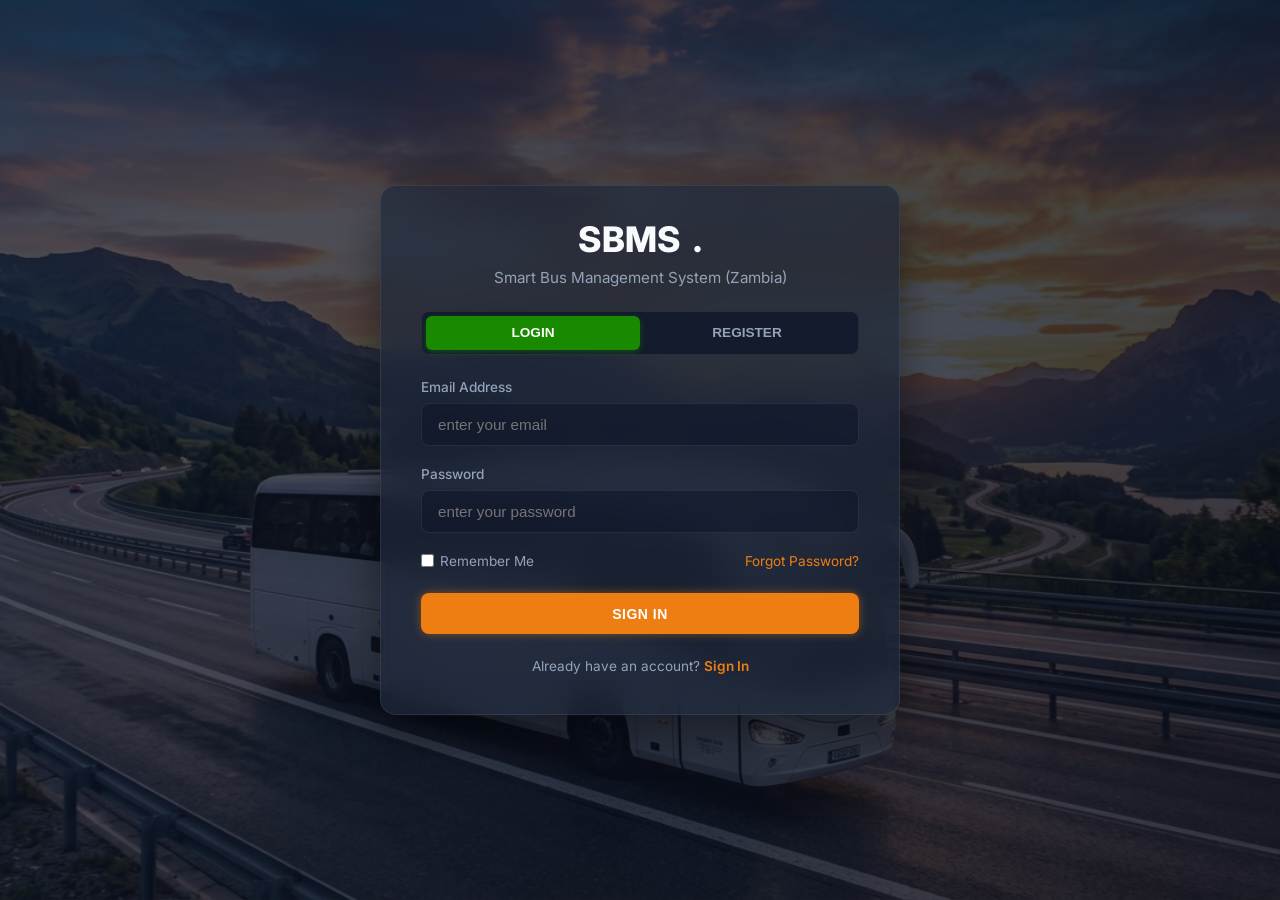
<file: add features from prevous smat system/index.html>
<!DOCTYPE html>
<html lang="en">
<head>
  <meta charset="UTF-8">
  <meta name="viewport" content="width=device-width, initial-scale=1.0">
  <title>Smart Bus Management System (SBMS) - Zambia</title>
  
  <!-- Font and Icon libraries -->
  <link rel="preconnect" href="https://fonts.googleapis.com">
  <link rel="preconnect" href="https://fonts.gstatic.com" crossorigin>
  <link href="https://fonts.googleapis.com/css2?family=Outfit:wght@300;400;500;600;700;800&family=Share+Tech+Mono&family=Inter:wght@300;400;500;600;700&display=swap" rel="stylesheet">
  <!-- Icons removed -->
  
  <style>
    /* Design Tokens & CSS Variables */
    :root {
      --primary-green: #198A00;
      --primary-orange: #EF7E12;
      --primary-red: #DE2010;
      --primary-black: #000000;
      --bg-dark: #0d1b2a;
      --bg-slate: #0f172a;
      --bg-card: #1e293b;
      --bg-input: #334155;
      --text-main: #f8fafc;
      --text-muted: #94a3b8;
      --text-accent: #38bdf8;
      --glow-green: rgba(25, 138, 0, 0.45);
      --glow-orange: rgba(239, 126, 18, 0.45);
      --glass-border: rgba(255, 255, 255, 0.08);
      --glass-bg: rgba(30, 41, 59, 0.7);
      --transition: all 0.25s cubic-bezier(0.4, 0, 0.2, 1);
    }

    * {
      box-sizing: border-box;
      margin: 0;
      padding: 0;
    }

    body {
      font-family: 'Inter', sans-serif;
      background-color: var(--bg-slate);
      color: var(--text-main);
      overflow-x: hidden;
      min-height: 100vh;
    }

    h1, h2, h3, .brand-title {
      font-family: 'Outfit', sans-serif;
    }

    /* Scrollbar Style */
    ::-webkit-scrollbar {
      width: 8px;
      height: 8px;
    }
    ::-webkit-scrollbar-track {
      background: var(--bg-slate);
    }
    ::-webkit-scrollbar-thumb {
      background: #475569;
      border-radius: 4px;
    }
    ::-webkit-scrollbar-thumb:hover {
      background: var(--primary-orange);
    }

    /* Utilities */
    .flex-center {
      display: flex;
      align-items: center;
      justify-content: center;
    }

    .badge {
      display: inline-flex;
      align-items: center;
      padding: 0.25rem 0.65rem;
      border-radius: 9999px;
      font-size: 0.75rem;
      font-weight: 600;
      text-transform: uppercase;
      gap: 0.25rem;
    }

    .badge-admin { background-color: rgba(56, 189, 248, 0.2); color: #38bdf8; border: 1px solid rgba(56, 189, 248, 0.4); }
    .badge-operator { background-color: rgba(251, 146, 60, 0.2); color: #fb923c; border: 1px solid rgba(251, 146, 60, 0.4); }
    .badge-passenger { background-color: rgba(148, 163, 184, 0.2); color: #cbd5e1; border: 1px solid rgba(148, 163, 184, 0.4); }
    
    .badge-active { background-color: rgba(34, 197, 94, 0.2); color: #4ade80; border: 1px solid rgba(34, 197, 94, 0.4); }
    .badge-maintenance { background-color: rgba(234, 179, 8, 0.2); color: #facc15; border: 1px solid rgba(234, 179, 8, 0.4); }
    .badge-inactive { background-color: rgba(239, 68, 68, 0.2); color: #f87171; border: 1px solid rgba(239, 68, 68, 0.4); }

    .badge-confirmed { background-color: rgba(34, 197, 94, 0.2); color: #4ade80; border: 1px solid rgba(34, 197, 94, 0.4); }
    .badge-completed { background-color: rgba(59, 130, 246, 0.2); color: #60a5fa; border: 1px solid rgba(59, 130, 246, 0.4); }
    .badge-pending { background-color: rgba(234, 179, 8, 0.2); color: #facc15; border: 1px solid rgba(234, 179, 8, 0.4); }
    .badge-cancelled { background-color: rgba(239, 68, 68, 0.2); color: #f87171; border: 1px solid rgba(239, 68, 68, 0.4); }

    .btn {
      display: inline-flex;
      align-items: center;
      justify-content: center;
      gap: 0.5rem;
      padding: 0.6rem 1.2rem;
      border-radius: 8px;
      font-weight: 600;
      cursor: pointer;
      border: none;
      transition: var(--transition);
      font-size: 0.875rem;
      text-transform: uppercase;
      letter-spacing: 0.5px;
    }

    .btn-primary {
      background-color: var(--primary-green);
      color: #fff;
      box-shadow: 0 0 10px var(--glow-green);
    }
    .btn-primary:hover {
      background-color: #1f9c02;
      box-shadow: 0 0 18px var(--glow-green);
      transform: translateY(-1px);
    }

    .btn-secondary {
      background-color: var(--primary-orange);
      color: #fff;
      box-shadow: 0 0 10px var(--glow-orange);
    }
    .btn-secondary:hover {
      background-color: #f78d23;
      box-shadow: 0 0 18px var(--glow-orange);
      transform: translateY(-1px);
    }

    .btn-dark {
      background-color: var(--bg-dark);
      color: #fff;
      border: 1px solid var(--glass-border);
    }
    .btn-dark:hover {
      background-color: #162a40;
      border-color: var(--primary-orange);
    }

    .btn-danger {
      background-color: var(--primary-red);
      color: #fff;
    }
    .btn-danger:hover {
      background-color: #ef3322;
      transform: translateY(-1px);
    }

    .btn-icon {
      padding: 0.4rem;
      border-radius: 6px;
      border: none;
      color: var(--text-main);
      background: rgba(255,255,255,0.05);
      cursor: pointer;
      transition: var(--transition);
    }
    .btn-icon:hover {
      background: rgba(255,255,255,0.15);
      color: var(--primary-orange);
    }

    .hidden {
      display: none !important;
    }

    /* Custom Input Styles */
    .form-group {
      margin-bottom: 1.25rem;
      position: relative;
    }

    .form-group label {
      display: block;
      margin-bottom: 0.5rem;
      font-size: 0.85rem;
      color: var(--text-muted);
      font-weight: 500;
    }

    .form-control {
      width: 100%;
      padding: 0.75rem 1rem;
      border-radius: 8px;
      background-color: rgba(15, 23, 42, 0.6);
      border: 1px solid var(--glass-border);
      color: var(--text-main);
      font-size: 0.95rem;
      transition: var(--transition);
    }

    .form-control:focus {
      outline: none;
      border-color: var(--primary-orange);
      box-shadow: 0 0 8px rgba(239, 126, 18, 0.25);
    }

    /* Zambian Flag Decorative Strip removed */

    /* Layout Transitions */
    .view-section {
      display: none;
    }
    .view-section.active {
      display: block;
      animation: fadeIn 0.4s ease-out;
    }

    @keyframes fadeIn {
      from { opacity: 0; transform: translateY(8px); }
      to { opacity: 1; transform: translateY(0); }
    }

    /* ==================================================== */
    /* AUTH VIEW STYLING */
    /* ==================================================== */
    .auth-container {
      min-height: 100vh;
      display: flex;
      justify-content: center;
      align-items: center;
      background: linear-gradient(135deg, rgba(15, 23, 42, 0.7) 0%, rgba(9, 13, 26, 0.8) 100%), url('assets/bus_sunset_bg.jpg') no-repeat center center/cover;
      padding: 1.5rem;
    }

    .auth-card {
      width: 100%;
      max-width: 520px;
      background: var(--glass-bg);
      backdrop-filter: blur(16px);
      -webkit-backdrop-filter: blur(16px);
      border: 1px solid var(--glass-border);
      border-radius: 16px;
      overflow: hidden;
      box-shadow: 0 20px 40px rgba(0, 0, 0, 0.4);
    }

    .auth-header {
      padding: 2rem 2.5rem 1.5rem;
      text-align: center;
      position: relative;
    }

    .auth-logo {
      font-size: 2.2rem;
      font-weight: 800;
      color: var(--text-main);
      display: flex;
      align-items: center;
      justify-content: center;
      gap: 0.75rem;
      margin-bottom: 0.5rem;
    }
    
    .auth-logo i {
      color: var(--primary-orange);
    }

    .auth-subtitle {
      color: var(--text-muted);
      font-size: 0.95rem;
    }

    .auth-toggle-bar {
      display: flex;
      background-color: rgba(15, 23, 42, 0.8);
      border-radius: 8px;
      margin: 0 2.5rem 1.5rem;
      padding: 0.25rem;
      border: 1px solid var(--glass-border);
    }

    .auth-toggle-btn {
      flex: 1;
      padding: 0.6rem;
      text-align: center;
      cursor: pointer;
      border-radius: 6px;
      font-weight: 600;
      font-size: 0.85rem;
      color: var(--text-muted);
      transition: var(--transition);
      background: none;
      border: none;
    }

    .auth-toggle-btn.active {
      background-color: var(--primary-green);
      color: #fff;
      box-shadow: 0 2px 6px var(--glow-green);
    }

    .auth-body {
      padding: 0 2.5rem 2.5rem;
    }

    .auth-form {
      display: none;
    }

    .auth-form.active {
      display: block;
    }

    .form-row {
      display: grid;
      grid-template-columns: 1fr 1fr;
      gap: 1rem;
    }

    /* Password Strength Bar */
    .password-strength-container {
      margin-top: 0.35rem;
    }
    .password-strength-bar {
      height: 4px;
      border-radius: 2px;
      background-color: #475569;
      width: 100%;
      position: relative;
      overflow: hidden;
    }
    .password-strength-fill {
      height: 100%;
      width: 0;
      transition: var(--transition);
    }
    .strength-weak { background-color: var(--primary-red); width: 33%; }
    .strength-medium { background-color: var(--primary-orange); width: 66%; }
    .strength-strong { background-color: var(--primary-green); width: 100%; }
    
    .password-strength-text {
      font-size: 0.75rem;
      margin-top: 0.25rem;
      display: block;
      text-align: right;
    }

    .role-toggle-container {
      display: flex;
      justify-content: center;
      gap: 1.5rem;
      margin-bottom: 1.25rem;
      background: rgba(15, 23, 42, 0.4);
      padding: 0.6rem;
      border-radius: 8px;
      border: 1px solid var(--glass-border);
    }

    .role-radio-btn {
      display: flex;
      align-items: center;
      gap: 0.5rem;
      cursor: pointer;
      font-size: 0.9rem;
      font-weight: 500;
      color: var(--text-muted);
      transition: var(--transition);
    }

    .role-radio-btn input {
      display: none;
    }

    .role-radio-btn i {
      font-size: 1.1rem;
    }

    .role-radio-btn.selected {
      color: var(--primary-orange);
    }

    .account-conditional-fields {
      animation: fadeIn 0.3s ease-out;
    }

    .auth-footer-text {
      text-align: center;
      margin-top: 1.5rem;
      font-size: 0.85rem;
      color: var(--text-muted);
    }

    .auth-footer-text a {
      color: var(--primary-orange);
      text-decoration: none;
      font-weight: 600;
    }
    .auth-footer-text a:hover {
      text-decoration: underline;
    }

    /* ==================================================== */
    /* MAIN DASHBOARD LAYOUT */
    /* ==================================================== */
    .app-layout {
      display: grid;
      grid-template-columns: 260px 1fr;
      min-height: 100vh;
    }

    /* Sidebar Navigation */
    .sidebar {
      background: var(--bg-dark);
      border-right: 1px solid var(--glass-border);
      display: flex;
      flex-direction: column;
      height: 100vh;
      position: sticky;
      top: 0;
      z-index: 10;
    }

    .sidebar-header {
      padding: 1.5rem;
      border-bottom: 1px solid var(--glass-border);
      display: flex;
      align-items: center;
      gap: 0.75rem;
    }

    .sidebar-brand {
      font-size: 1.5rem;
      font-weight: 800;
      display: flex;
      align-items: center;
      gap: 0.5rem;
      color: #fff;
    }

    .sidebar-brand i {
      color: var(--primary-orange);
    }

    .sidebar-brand span {
      color: var(--primary-green);
    }

    .nav-menu {
      list-style: none;
      padding: 1.5rem 0.75rem;
      display: flex;
      flex-direction: column;
      gap: 0.35rem;
      flex: 1;
      overflow-y: auto;
    }

    .nav-item-btn {
      width: 100%;
      display: flex;
      align-items: center;
      gap: 0.85rem;
      padding: 0.8rem 1rem;
      color: var(--text-muted);
      background: none;
      border: none;
      font-size: 0.95rem;
      font-weight: 500;
      border-radius: 8px;
      cursor: pointer;
      text-align: left;
      transition: var(--transition);
    }

    .nav-item-btn i {
      font-size: 1.1rem;
      width: 20px;
    }

    .nav-item-btn:hover {
      background: rgba(255, 255, 255, 0.05);
      color: var(--text-main);
    }

    .nav-item-btn.active {
      background-color: rgba(25, 138, 0, 0.15);
      color: var(--primary-green);
      border-left: 4px solid var(--primary-green);
      font-weight: 600;
    }

    /* Sidebar Footer Profile Preview */
    .sidebar-footer {
      padding: 1rem;
      border-top: 1px solid var(--glass-border);
      background: rgba(15, 23, 42, 0.4);
    }

    .user-profile-preview {
      display: flex;
      align-items: center;
      gap: 0.75rem;
    }

    .profile-avatar-mini {
      width: 40px;
      height: 40px;
      border-radius: 50%;
      background-color: var(--primary-orange);
      color: #fff;
      display: flex;
      align-items: center;
      justify-content: center;
      font-weight: 700;
      font-size: 1.1rem;
      border: 2px solid var(--glass-border);
    }

    .user-info-mini {
      flex: 1;
      min-width: 0;
    }

    .user-info-mini .name {
      font-size: 0.875rem;
      font-weight: 600;
      color: var(--text-main);
      white-space: nowrap;
      overflow: hidden;
      text-overflow: ellipsis;
    }

    .user-info-mini .role {
      font-size: 0.75rem;
      color: var(--text-muted);
    }

    .btn-logout {
      color: var(--text-muted);
      cursor: pointer;
      transition: var(--transition);
      background: none;
      border: none;
      font-size: 1.1rem;
    }

    .btn-logout:hover {
      color: var(--primary-red);
    }

    /* Main Area */
    .main-wrapper {
      display: flex;
      flex-direction: column;
      height: 100vh;
      overflow-y: auto;
    }

    .app-header {
      background: var(--bg-dark);
      border-bottom: 1px solid var(--glass-border);
      position: sticky;
      top: 0;
      z-index: 9;
    }

    .header-content {
      display: flex;
      justify-content: space-between;
      align-items: center;
      padding: 1rem 2rem;
    }

    .header-left {
      display: flex;
      align-items: center;
      gap: 1rem;
    }

    .mobile-menu-toggle {
      display: none;
      font-size: 1.25rem;
      background: none;
      border: none;
      color: #fff;
      cursor: pointer;
    }

    .header-system-title {
      font-size: 1.25rem;
      font-weight: 700;
      color: #fff;
    }

    .header-right {
      display: flex;
      align-items: center;
      gap: 1.5rem;
    }

    .realtime-clock-container {
      font-family: 'Share Tech Mono', monospace;
      color: var(--primary-orange);
      font-size: 1.15rem;
      display: flex;
      align-items: center;
      gap: 0.5rem;
      background: rgba(0,0,0,0.3);
      padding: 0.4rem 0.8rem;
      border-radius: 6px;
      border: 1px solid rgba(239, 126, 18, 0.2);
    }

    .live-indicator {
      display: inline-block;
      width: 8px;
      height: 8px;
      background-color: var(--primary-green);
      border-radius: 50%;
      animation: pulse 1.5s infinite;
    }

    @keyframes pulse {
      0% { transform: scale(0.9); box-shadow: 0 0 0 0 rgba(25, 138, 0, 0.7); }
      70% { transform: scale(1.1); box-shadow: 0 0 0 6px rgba(25, 138, 0, 0); }
      100% { transform: scale(0.9); box-shadow: 0 0 0 0 rgba(25, 138, 0, 0); }
    }

    .user-greeting {
      font-size: 0.95rem;
      font-weight: 500;
      color: var(--text-muted);
    }

    .user-greeting span {
      color: var(--text-main);
      font-weight: 600;
    }

    /* Main Container Content */
    .content-container {
      padding: 2rem;
      flex: 1;
    }

    /* ==================================================== */
    /* MODULES DASHBOARD VIEW */
    /* ==================================================== */
    .dashboard-grid {
      display: grid;
      grid-template-columns: 320px 1fr;
      gap: 1.5rem;
      align-items: start;
    }

    /* Profile Card */
    .profile-card {
      background: var(--glass-bg);
      border: 1px solid var(--glass-border);
      border-radius: 12px;
      padding: 1.5rem;
      position: relative;
      overflow: hidden;
    }

    .profile-card::after {
      content: '';
      position: absolute;
      top: 0;
      right: 0;
      width: 80px;
      height: 80px;
      background: radial-gradient(circle, rgba(239, 126, 18, 0.1) 0%, transparent 70%);
      pointer-events: none;
    }

    .profile-header {
      display: flex;
      flex-direction: column;
      align-items: center;
      text-align: center;
      border-bottom: 1px solid var(--glass-border);
      padding-bottom: 1.25rem;
      margin-bottom: 1.25rem;
    }

    .profile-avatar-large {
      width: 80px;
      height: 80px;
      border-radius: 50%;
      background: linear-gradient(135deg, var(--primary-green) 0%, #105c00 100%);
      color: #fff;
      display: flex;
      align-items: center;
      justify-content: center;
      font-size: 2.2rem;
      font-weight: 800;
      border: 3px solid rgba(255,255,255,0.15);
      margin-bottom: 0.75rem;
      box-shadow: 0 8px 16px rgba(0,0,0,0.3);
    }

    .profile-name {
      font-size: 1.25rem;
      font-weight: 700;
      color: #fff;
      margin-bottom: 0.35rem;
    }

    .profile-id {
      font-family: 'Share Tech Mono', monospace;
      font-size: 0.85rem;
      color: var(--text-accent);
      margin-bottom: 0.5rem;
    }

    .profile-details-list {
      display: flex;
      flex-direction: column;
      gap: 0.8rem;
    }

    .profile-detail-item {
      display: flex;
      justify-content: space-between;
      font-size: 0.875rem;
    }

    .profile-detail-item .label {
      color: var(--text-muted);
    }

    .profile-detail-item .value {
      font-weight: 600;
      color: var(--text-main);
    }

    /* Dashboard Right Panel */
    .dashboard-main-panel {
      display: flex;
      flex-direction: column;
      gap: 1.5rem;
    }

    /* Stats Grid */
    .stats-grid {
      display: grid;
      grid-template-columns: repeat(auto-fit, minmax(200px, 1fr));
      gap: 1rem;
    }

    .stat-card {
      background: var(--glass-bg);
      border: 1px solid var(--glass-border);
      border-radius: 10px;
      padding: 1.25rem;
      display: flex;
      align-items: center;
      gap: 1rem;
      transition: var(--transition);
    }

    .stat-card:hover {
      transform: translateY(-2px);
      border-color: rgba(239, 126, 18, 0.3);
    }

    .stat-icon {
      width: 48px;
      height: 48px;
      border-radius: 8px;
      background: rgba(255,255,255,0.05);
      color: var(--primary-orange);
      display: flex;
      align-items: center;
      justify-content: center;
      font-size: 1.35rem;
    }

    .stat-details {
      display: flex;
      flex-direction: column;
    }

    .stat-val {
      font-size: 1.45rem;
      font-weight: 700;
      color: #fff;
    }

    .stat-label {
      font-size: 0.75rem;
      color: var(--text-muted);
      text-transform: uppercase;
      font-weight: 600;
      letter-spacing: 0.5px;
    }

    /* Quick Actions */
    .dashboard-panel-section {
      background: rgba(30, 41, 59, 0.4);
      border: 1px solid var(--glass-border);
      border-radius: 12px;
      padding: 1.5rem;
    }

    .section-title {
      font-size: 1.15rem;
      font-weight: 700;
      margin-bottom: 1.25rem;
      display: flex;
      align-items: center;
      justify-content: space-between;
      color: #fff;
    }

    .quick-actions-grid {
      display: grid;
      grid-template-columns: repeat(auto-fit, minmax(130px, 1fr));
      gap: 0.85rem;
    }

    .quick-action-btn {
      background: rgba(15, 23, 42, 0.6);
      border: 1px solid var(--glass-border);
      border-radius: 8px;
      padding: 1rem 0.5rem;
      display: flex;
      flex-direction: column;
      align-items: center;
      justify-content: center;
      gap: 0.5rem;
      cursor: pointer;
      transition: var(--transition);
      color: var(--text-main);
      text-align: center;
      font-size: 0.8rem;
      font-weight: 600;
    }

    .quick-action-btn i {
      font-size: 1.5rem;
      color: var(--primary-green);
      transition: var(--transition);
    }

    .quick-action-btn:hover {
      background: var(--bg-dark);
      border-color: var(--primary-orange);
      transform: translateY(-2px);
    }

    .quick-action-btn:hover i {
      color: var(--primary-orange);
      transform: scale(1.1);
    }

    /* SBMS Board Section */
    .sbms-board-container {
      background: rgba(30, 41, 59, 0.4);
      border: 1px solid var(--glass-border);
      border-radius: 12px;
      padding: 1.5rem;
    }

    .sbms-board-header {
      display: flex;
      justify-content: space-between;
      align-items: center;
      border-bottom: 1px solid var(--glass-border);
      padding-bottom: 0.75rem;
      margin-bottom: 1rem;
    }

    .sbms-board-title {
      font-family: 'Outfit', sans-serif;
      color: #fff;
      font-size: 1.25rem;
      font-weight: 700;
      display: flex;
      align-items: center;
      gap: 0.5rem;
    }

    .glow-text-green {
      color: #39ff14 !important; /* Neon green */
      text-shadow: 0 0 6px rgba(57, 255, 20, 0.5);
    }

    .glow-text-red {
      color: #ff073a !important; /* Neon red */
      text-shadow: 0 0 6px rgba(255, 7, 58, 0.5);
    }

    .glow-text-amber {
      color: #ffb700 !important;
      text-shadow: 0 0 6px rgba(255, 183, 0, 0.5);
    }

    /* Recent Activities */
    .activity-feed {
      display: flex;
      flex-direction: column;
      gap: 0.85rem;
      max-height: 320px;
      overflow-y: auto;
      padding-right: 0.5rem;
    }

    .activity-item {
      display: flex;
      align-items: center;
      gap: 0.85rem;
      padding: 0.75rem;
      border-radius: 8px;
      background: rgba(15, 23, 42, 0.4);
      border: 1px solid var(--glass-border);
    }

    .activity-indicator {
      width: 10px;
      height: 10px;
      border-radius: 50%;
    }

    .activity-indicator.success { background-color: var(--primary-green); box-shadow: 0 0 6px var(--glow-green); }
    .activity-indicator.warning { background-color: var(--primary-orange); box-shadow: 0 0 6px var(--glow-orange); }
    .activity-indicator.info { background-color: var(--text-accent); box-shadow: 0 0 6px rgba(56, 189, 248, 0.5); }

    .activity-details {
      flex: 1;
    }

    .activity-desc {
      font-size: 0.85rem;
      font-weight: 500;
      color: var(--text-main);
    }

    .activity-meta {
      display: flex;
      justify-content: space-between;
      font-size: 0.75rem;
      color: var(--text-muted);
      margin-top: 0.2rem;
    }

    /* ==================================================== */
    /* GENERAL MODULES / DATA TABLE STYLING */
    /* ==================================================== */
    .module-card {
      background: var(--glass-bg);
      border: 1px solid var(--glass-border);
      border-radius: 12px;
      padding: 1.5rem;
    }

    .module-header-actions {
      display: flex;
      justify-content: space-between;
      align-items: center;
      margin-bottom: 1.5rem;
      gap: 1rem;
      flex-wrap: wrap;
    }

    .search-filter-box {
      display: flex;
      gap: 0.75rem;
      flex: 1;
      max-width: 500px;
    }

    .search-wrapper {
      position: relative;
      flex: 1;
    }

    .search-wrapper i {
      position: absolute;
      left: 10px;
      top: 50%;
      transform: translateY(-50%);
      color: var(--text-muted);
    }

    .search-wrapper input {
      padding-left: 1rem;
    }

    .table-container {
      width: 100%;
      overflow-x: auto;
      border: 1px solid var(--glass-border);
      border-radius: 8px;
      background: rgba(15, 23, 42, 0.4);
    }

    .data-table {
      width: 100%;
      border-collapse: collapse;
      text-align: left;
      font-size: 0.9rem;
    }

    .data-table th {
      background-color: rgba(15, 23, 42, 0.8);
      color: var(--text-muted);
      font-weight: 600;
      padding: 0.85rem 1rem;
      border-bottom: 1px solid var(--glass-border);
      white-space: nowrap;
    }

    .data-table td {
      padding: 1rem;
      border-bottom: 1px solid var(--glass-border);
      color: var(--text-main);
    }

    .data-table tr:last-child td {
      border-bottom: none;
    }

    .data-table tr:hover td {
      background-color: rgba(255, 255, 255, 0.02);
    }

    /* ==================================================== */
    /* TICKET BOOKING & SEAT SELECTION INTERFACE */
    /* ==================================================== */
    .booking-flow-card {
      display: flex;
      flex-direction: column;
      gap: 1.5rem;
    }

    .booking-step-indicator {
      display: flex;
      justify-content: space-between;
      background: rgba(15, 23, 42, 0.6);
      padding: 1rem;
      border-radius: 8px;
      border: 1px solid var(--glass-border);
      margin-bottom: 1rem;
    }

    .step-item {
      flex: 1;
      display: flex;
      flex-direction: column;
      align-items: center;
      gap: 0.35rem;
      text-align: center;
      position: relative;
    }

    .step-item:not(:last-child)::after {
      content: '';
      position: absolute;
      top: 15px;
      right: -50%;
      width: 100%;
      height: 2px;
      background: var(--glass-border);
      z-index: 1;
    }

    .step-circle {
      width: 32px;
      height: 32px;
      border-radius: 50%;
      background-color: var(--bg-slate);
      border: 2px solid var(--glass-border);
      color: var(--text-muted);
      font-weight: 600;
      display: flex;
      align-items: center;
      justify-content: center;
      z-index: 2;
      transition: var(--transition);
      font-size: 0.85rem;
    }

    .step-item.active .step-circle {
      background-color: var(--primary-orange);
      border-color: var(--primary-orange);
      color: #fff;
      box-shadow: 0 0 10px var(--glow-orange);
    }

    .step-item.completed .step-circle {
      background-color: var(--primary-green);
      border-color: var(--primary-green);
      color: #fff;
    }

    .step-label {
      font-size: 0.75rem;
      font-weight: 600;
      color: var(--text-muted);
    }

    .step-item.active .step-label {
      color: var(--primary-orange);
    }

    .step-item.completed .step-label {
      color: var(--primary-green);
    }

    /* Step Panels */
    .step-panel {
      display: none;
      animation: fadeIn 0.4s ease;
    }

    .step-panel.active {
      display: block;
    }

    /* Lenga-style Booking Search Bar */
    .lenga-search-grid {
      display: grid;
      grid-template-columns: repeat(auto-fit, minmax(160px, 1fr));
      gap: 1rem;
      align-items: flex-end;
      background: rgba(15, 23, 42, 0.4);
      padding: 1.5rem;
      border-radius: 10px;
      border: 1px solid var(--glass-border);
    }

    /* Bus Selection List */
    .bus-options-list {
      margin-top: 1.5rem;
      display: flex;
      flex-direction: column;
      gap: 1rem;
    }

    .bus-option-card {
      background: var(--glass-bg);
      border: 1px solid var(--glass-border);
      border-radius: 10px;
      padding: 1.25rem;
      display: grid;
      grid-template-columns: auto 1fr auto;
      align-items: center;
      gap: 1.5rem;
      transition: var(--transition);
    }

    .bus-option-card:hover {
      border-color: var(--primary-green);
      transform: translateY(-1px);
    }

    .bus-option-logo {
      width: 50px;
      height: 50px;
      background: rgba(25, 138, 0, 0.15);
      border-radius: 8px;
      color: var(--primary-green);
      font-size: 1.5rem;
    }

    .bus-option-details {
      display: grid;
      grid-template-columns: repeat(3, 1fr);
      gap: 1rem;
    }

    .bus-info-group .label {
      font-size: 0.75rem;
      color: var(--text-muted);
      margin-bottom: 0.15rem;
    }

    .bus-info-group .val {
      font-size: 0.95rem;
      font-weight: 600;
    }

    /* Seat Selector Layout */
    .seat-selection-wrapper {
      display: grid;
      grid-template-columns: 1fr 340px;
      gap: 1.5rem;
      align-items: start;
    }

    .seat-grid-card {
      background: rgba(15, 23, 42, 0.4);
      border: 1px solid var(--glass-border);
      border-radius: 12px;
      padding: 1.5rem;
      display: flex;
      flex-direction: column;
      align-items: center;
    }

    .bus-cabin {
      border: 3px solid #475569;
      border-radius: 16px;
      padding: 2.5rem 1.5rem 1.5rem;
      width: 100%;
      max-width: 320px;
      max-height: 480px;
      overflow-y: auto;
      background: #090d16;
      position: relative;
    }

    .cabin-front {
      position: absolute;
      top: 0.5rem;
      left: 50%;
      transform: translateX(-50%);
      display: flex;
      justify-content: space-between;
      width: 80%;
      color: var(--text-muted);
      font-size: 0.8rem;
      border-bottom: 1px dashed #475569;
      padding-bottom: 0.4rem;
    }

    .seat-grid-container {
      display: grid;
      grid-template-columns: 1fr 1fr 30px 1fr 1fr;
      row-gap: 0.75rem;
      column-gap: 0.5rem;
      width: 100%;
      justify-items: center;
    }

    .seat-aisle-divider {
      grid-column: 3;
      align-self: center;
      color: rgba(255,255,255,0.15);
      font-size: 0.7rem;
      text-transform: uppercase;
      font-weight: 700;
      letter-spacing: 1px;
      transform: rotate(90deg);
    }

    .seat-btn {
      width: 40px;
      height: 40px;
      border-radius: 6px;
      font-size: 0.85rem;
      font-weight: 700;
      display: flex;
      align-items: center;
      justify-content: center;
      cursor: pointer;
      transition: var(--transition);
      user-select: none;
    }

    /* Seat States */
    .seat-btn.available {
      border: 2px solid var(--primary-green);
      background-color: rgba(25, 138, 0, 0.05);
      color: var(--primary-green);
    }

    .seat-btn.available:hover {
      background-color: var(--primary-green);
      color: #fff;
    }

    .seat-btn.selected {
      background-color: var(--primary-green);
      border: 2px solid var(--primary-green);
      color: #fff;
      box-shadow: 0 0 10px var(--glow-green);
    }

    .seat-btn.booked {
      background-color: rgba(71, 85, 105, 0.2);
      border: 2px solid #475569;
      color: #475569;
      cursor: not-allowed;
      position: relative;
    }

    .seat-btn.booked::after {
      content: 'âœ•';
      position: absolute;
      font-size: 0.7rem;
      top: 2px;
      right: 2px;
      color: rgba(239, 68, 68, 0.7);
    }

    .legend-container {
      display: flex;
      gap: 1.5rem;
      margin-top: 1.5rem;
      font-size: 0.8rem;
    }

    .legend-item {
      display: flex;
      align-items: center;
      gap: 0.4rem;
    }

    .legend-color {
      width: 16px;
      height: 16px;
      border-radius: 4px;
    }

    /* Checkout Details Card */
    .checkout-summary-card {
      background: var(--glass-bg);
      border: 1px solid var(--glass-border);
      border-radius: 12px;
      padding: 1.5rem;
    }

    .summary-heading {
      font-size: 1.1rem;
      font-weight: 700;
      border-bottom: 1px solid var(--glass-border);
      padding-bottom: 0.75rem;
      margin-bottom: 1rem;
    }

    .summary-row {
      display: flex;
      justify-content: space-between;
      margin-bottom: 0.75rem;
      font-size: 0.9rem;
    }

    .summary-row .lbl {
      color: var(--text-muted);
    }

    .summary-row .val {
      font-weight: 600;
    }

    .total-cost-row {
      display: flex;
      justify-content: space-between;
      border-top: 1px dashed var(--glass-border);
      padding-top: 1rem;
      margin-top: 1rem;
      font-size: 1.15rem;
      font-weight: 700;
      color: var(--primary-orange);
    }

    /* Payment and Verification Checkout Styles */
    .payment-methods-grid {
      display: grid;
      grid-template-columns: repeat(3, 1fr);
      gap: 0.75rem;
      margin-bottom: 1.25rem;
    }

    .pay-method-card {
      border: 1px solid var(--glass-border);
      border-radius: 8px;
      padding: 0.75rem;
      cursor: pointer;
      display: flex;
      flex-direction: column;
      align-items: center;
      gap: 0.35rem;
      font-size: 0.75rem;
      font-weight: 600;
      transition: var(--transition);
      background: rgba(15, 23, 42, 0.4);
      color: var(--text-muted);
    }

    .pay-method-card img {
      height: 24px;
      object-fit: contain;
    }

    .pay-method-card.active {
      border-color: var(--primary-orange);
      background-color: rgba(239, 126, 18, 0.05);
      color: var(--primary-orange);
    }

    .pay-method-icon {
      font-size: 1.2rem;
      color: var(--text-muted);
    }

    .pay-method-card.active .pay-method-icon {
      color: var(--primary-orange);
    }

    .verification-checkbox-group {
      display: flex;
      align-items: flex-start;
      gap: 0.5rem;
      background: rgba(239, 126, 18, 0.03);
      border: 1px solid rgba(239, 126, 18, 0.15);
      border-radius: 8px;
      padding: 0.85rem;
      margin-bottom: 1.25rem;
    }

    .verification-checkbox-group input {
      margin-top: 0.2rem;
    }

    .verification-checkbox-group label {
      font-size: 0.8rem;
      color: var(--text-muted);
      cursor: pointer;
      line-height: 1.3;
    }

    .verification-checkbox-group label strong {
      color: var(--text-main);
    }

    /* Spinner Backdrop */
    .spinner-overlay {
      display: none;
      position: fixed;
      top: 0;
      left: 0;
      width: 100vw;
      height: 100vh;
      background-color: rgba(15, 23, 42, 0.85);
      z-index: 9999;
      flex-direction: column;
      gap: 1.5rem;
    }

    .custom-spinner {
      width: 60px;
      height: 60px;
      border: 4px solid var(--glass-border);
      border-top: 4px solid var(--primary-orange);
      border-radius: 50%;
      animation: spin 1s linear infinite;
    }

    @keyframes spin {
      0% { transform: rotate(0deg); }
      100% { transform: rotate(360deg); }
    }

    .receipt-container {
      background: #fff;
      color: #0f172a;
      border-radius: 12px;
      padding: 2rem;
      max-width: 480px;
      margin: 1.5rem auto;
      box-shadow: 0 10px 25px rgba(0,0,0,0.5);
      position: relative;
    }

    .receipt-container::after {
      content: '';
      position: absolute;
      bottom: -6px;
      left: 0;
      width: 100%;
      height: 6px;
      background: linear-gradient(-45deg, transparent 4px, #fff 0), linear-gradient(45deg, transparent 4px, #fff 0);
      background-size: 8px 12px;
    }

    .receipt-logo {
      font-size: 1.4rem;
      font-weight: 800;
      color: var(--bg-dark);
      text-align: center;
      margin-bottom: 0.5rem;
    }

    .receipt-logo span {
      color: var(--primary-green);
    }

    .receipt-title {
      text-align: center;
      font-size: 0.9rem;
      color: #64748b;
      margin-bottom: 1.5rem;
      text-transform: uppercase;
      font-weight: 600;
      letter-spacing: 1px;
    }

    .receipt-grid {
      display: grid;
      grid-template-columns: repeat(2, 1fr);
      gap: 1rem;
      border-bottom: 1px dashed #cbd5e1;
      padding-bottom: 1.25rem;
      margin-bottom: 1.25rem;
    }

    .receipt-group .lbl {
      font-size: 0.75rem;
      color: #64748b;
      text-transform: uppercase;
      margin-bottom: 0.15rem;
    }

    .receipt-group .val {
      font-size: 0.95rem;
      font-weight: 600;
    }

    .receipt-barcode {
      display: flex;
      flex-direction: column;
      align-items: center;
      gap: 0.5rem;
      margin-top: 1.5rem;
    }

    .barcode-svg {
      width: 100%;
      max-width: 280px;
      height: 50px;
    }

    /* ==================================================== */
    /* REPORT COMPONENT STYLING */
    /* ==================================================== */
    .reports-layout {
      display: flex;
      flex-direction: column;
      gap: 1.5rem;
    }

    .report-chart-container {
      display: grid;
      grid-template-columns: 1fr 1fr;
      gap: 1.5rem;
      align-items: start;
    }

    .chart-box {
      background: var(--glass-bg);
      border: 1px solid var(--glass-border);
      border-radius: 12px;
      padding: 1.5rem;
    }

    .chart-bar-container {
      display: flex;
      flex-direction: column;
      gap: 1rem;
      margin-top: 1rem;
    }

    .chart-bar-row {
      display: flex;
      align-items: center;
      gap: 1rem;
      font-size: 0.85rem;
    }

    .chart-bar-label {
      width: 100px;
      font-weight: 500;
    }

    .chart-bar-track {
      flex: 1;
      height: 12px;
      background-color: var(--bg-slate);
      border-radius: 6px;
      overflow: hidden;
      position: relative;
    }

    .chart-bar-fill {
      height: 100%;
      border-radius: 6px;
      transition: width 0.6s ease;
    }

    .chart-bar-value {
      width: 60px;
      text-align: right;
      font-weight: 600;
    }

    /* ==================================================== */
    /* MODALS & NOTIFICATIONS */
    /* ==================================================== */
    .modal-overlay {
      display: none;
      position: fixed;
      top: 0;
      left: 0;
      width: 100vw;
      height: 100vh;
      background-color: rgba(15, 23, 42, 0.7);
      backdrop-filter: blur(4px);
      z-index: 1000;
      align-items: center;
      justify-content: center;
      padding: 1.5rem;
    }

    .modal-overlay.active {
      display: flex;
      animation: fadeIn 0.3s ease;
    }

    .modal-card {
      background: var(--bg-card);
      border: 1px solid var(--glass-border);
      border-radius: 14px;
      width: 100%;
      max-width: 500px;
      box-shadow: 0 15px 30px rgba(0,0,0,0.4);
      overflow: hidden;
      animation: modalOpen 0.3s cubic-bezier(0.34, 1.56, 0.64, 1);
    }

    @keyframes modalOpen {
      from { transform: scale(0.9); opacity: 0; }
      to { transform: scale(1); opacity: 1; }
    }

    .modal-header {
      padding: 1.25rem 1.5rem;
      border-bottom: 1px solid var(--glass-border);
      display: flex;
      justify-content: space-between;
      align-items: center;
      background-color: rgba(15, 23, 42, 0.4);
    }

    .modal-header h3 {
      font-size: 1.15rem;
      font-weight: 700;
      color: #fff;
    }

    .btn-close-modal {
      background: none;
      border: none;
      font-size: 1.25rem;
      color: var(--text-muted);
      cursor: pointer;
      transition: var(--transition);
    }

    .btn-close-modal:hover {
      color: var(--primary-orange);
    }

    .modal-body {
      padding: 1.5rem;
    }

    .modal-footer {
      padding: 1rem 1.5rem;
      border-top: 1px solid var(--glass-border);
      display: flex;
      justify-content: flex-end;
      gap: 0.75rem;
      background-color: rgba(15, 23, 42, 0.4);
    }

    /* Notifications */
    .notification-container {
      position: fixed;
      bottom: 2rem;
      right: 2rem;
      z-index: 10000;
      display: flex;
      flex-direction: column;
      gap: 0.75rem;
      max-width: 380px;
      width: 100%;
    }

    .notification {
      background: var(--glass-bg);
      border-left: 4px solid var(--primary-orange);
      border-top: 1px solid var(--glass-border);
      border-bottom: 1px solid var(--glass-border);
      border-right: 1px solid var(--glass-border);
      border-radius: 0 8px 8px 0;
      padding: 1rem;
      display: flex;
      align-items: center;
      gap: 0.85rem;
      color: #fff;
      box-shadow: 0 8px 16px rgba(0,0,0,0.3);
      transform: translateX(120%);
      transition: transform 0.3s cubic-bezier(0.34, 1.56, 0.64, 1);
    }

    .notification.show {
      transform: translateX(0);
    }

    .notification.success {
      border-left-color: var(--primary-green);
    }

    .notification.danger {
      border-left-color: var(--primary-red);
    }

    .notification-icon {
      font-size: 1.25rem;
    }
    
    .notification.success .notification-icon { color: var(--primary-green); }
    .notification.danger .notification-icon { color: var(--primary-red); }
    .notification.warning .notification-icon { color: var(--primary-orange); }

    .notification-content {
      flex: 1;
      font-size: 0.85rem;
    }

    .notification-close {
      cursor: pointer;
      color: var(--text-muted);
      background: none;
      border: none;
    }

    /* Responsive adjustments */
    @media (max-width: 1024px) {
      .dashboard-grid {
        grid-template-columns: 1fr;
      }
      .seat-selection-wrapper {
        grid-template-columns: 1fr;
      }
      .report-chart-container {
        grid-template-columns: 1fr;
      }
    }

    @media (max-width: 768px) {
      .app-layout {
        grid-template-columns: 1fr;
      }

      .sidebar {
        position: fixed;
        left: -260px;
        transition: left 0.3s ease;
        height: 100vh;
      }

      .sidebar.open {
        left: 0;
      }

      .mobile-menu-toggle {
        display: block;
      }

      .content-container {
        padding: 1rem;
      }

      .form-row {
        grid-template-columns: 1fr;
        gap: 0;
      }

      .header-content {
        padding: 1rem;
      }

      .realtime-clock-container {
        font-size: 0.95rem;
      }
    }
  </style>
</head>
<body>

  <div id="app">
    
    <!-- ==================================================== -->
    <!-- AUTH VIEW -->
    <!-- ==================================================== -->
    <div id="auth-view" class="view-section active">
      <div class="auth-container">
        <div class="auth-card">
          <!-- Flag strip removed -->
          
          <div class="auth-header">
            <div class="auth-logo">SBMS<span>.</span></div>
            <div class="auth-subtitle">Smart Bus Management System (Zambia)</div>
          </div>

          <div class="auth-toggle-bar">
            <button id="toggle-login-btn" class="auth-toggle-btn active" onclick="switchAuthForm('login')">LOGIN</button>
            <button id="toggle-register-btn" class="auth-toggle-btn" onclick="switchAuthForm('register')">REGISTER</button>
          </div>

          <div class="auth-body">
            
            <!-- Login Form -->
            <form id="login-form" class="auth-form active" onsubmit="handleLogin(event)">
              <div class="form-group">
                <label for="login-email">Email Address</label>
                <input type="email" id="login-email" class="form-control" placeholder="enter your email" required>
              </div>
              
              <div class="form-group">
                <label for="login-password">Password</label>
                <input type="password" id="login-password" class="form-control" placeholder="enter your password" required>
              </div>

              <div class="flex-center" style="justify-content: space-between; margin-bottom: 1.5rem;">
                <label style="display: flex; align-items: center; gap: 0.4rem; font-size: 0.85rem; color: var(--text-muted); cursor: pointer;">
                  <input type="checkbox" style="accent-color: var(--primary-orange);"> Remember Me
                </label>
                <a href="#" style="color: var(--primary-orange); text-decoration: none; font-size: 0.85rem;" onclick="showForgotPassword(event)">Forgot Password?</a>
              </div>

              <button type="submit" class="btn btn-secondary" style="width: 100%; padding: 0.8rem;">SIGN IN</button>
            </form>

            <!-- Register Form -->
            <form id="register-form" class="auth-form" onsubmit="handleRegister(event)">
              
              <!-- Account Type Toggle -->
              <div class="form-group">
                <label>Choose Account Type</label>
                <div class="role-toggle-container">
                  <label class="role-radio-btn selected" id="lbl-passenger">
                    <input type="radio" name="account-type" value="Passenger" checked onchange="toggleRegFields('Passenger')">
                     Passenger
                  </label>
                  <label class="role-radio-btn" id="lbl-admin">
                    <input type="radio" name="account-type" value="Admin" onchange="toggleRegFields('Admin')">
                     Admin
                  </label>
                </div>
              </div>

              <div class="form-row">
                <div class="form-group">
                  <label for="reg-firstname">First Name</label>
                  <input type="text" id="reg-firstname" class="form-control" placeholder="First Name" required>
                </div>
                <div class="form-group">
                  <label for="reg-lastname">Last Name</label>
                  <input type="text" id="reg-lastname" class="form-control" placeholder="Last Name" required>
                </div>
              </div>

              <div class="form-group">
                <label for="reg-email">Email Address</label>
                <input type="email" id="reg-email" class="form-control" placeholder="name@example.com" required>
              </div>

              <div class="form-row">
                <div class="form-group">
                  <label for="reg-password">Password</label>
                  <input type="password" id="reg-password" class="form-control" placeholder="Password" oninput="checkPasswordStrength(this.value)" required>
                  <div class="password-strength-container">
                    <div class="password-strength-bar">
                      <div id="strength-bar-fill" class="password-strength-fill"></div>
                    </div>
                    <span id="strength-text" class="password-strength-text" style="color: var(--text-muted)">Strength: Empty</span>
                  </div>
                </div>
                <div class="form-group">
                  <label for="reg-confirm-password">Confirm Password</label>
                  <input type="password" id="reg-confirm-password" class="form-control" placeholder="Re-enter Password" required>
                </div>
              </div>

              <!-- Passenger Conditional Fields -->
              <div id="passenger-fields" class="account-conditional-fields">
                <div class="form-group">
                  <label for="reg-phone">Phone Number</label>
                  <input type="text" id="reg-phone" class="form-control" placeholder="e.g. +260971234567" required>
                </div>
                <div class="form-row">
                  <div class="form-group">
                    <label for="reg-nationality">Nationality</label>
                    <select id="reg-nationality" class="form-control" required>
                      <option value="Zambian" selected>Zambian</option>
                      <option value="Zimbabwean">Zimbabwean</option>
                      <option value="Malawian">Malawian</option>
                      <option value="Tanzanian">Tanzanian</option>
                      <option value="Congolese">Congolese</option>
                      <option value="Other">Other</option>
                    </select>
                  </div>
                  <div class="form-group">
                    <label for="reg-passport">Passport / NRC Number</label>
                    <input type="text" id="reg-passport" class="form-control" placeholder="Passport/NRC" required>
                  </div>
                </div>
              </div>

              <!-- Admin Conditional Fields -->
              <div id="admin-fields" class="account-conditional-fields" style="display: none;">
                <div class="form-group">
                  <label for="reg-staffid">Staff ID</label>
                  <input type="text" id="reg-staffid" class="form-control" placeholder="e.g. ADM-991">
                </div>
              </div>

              <button type="submit" class="btn btn-primary" style="width: 100%; padding: 0.8rem; margin-top: 1rem;">REGISTER ACCOUNT</button>
            </form>

            <div class="auth-footer-text">
              <span id="auth-footer-tip">Already have an account? <a href="#" onclick="switchAuthForm('login')">Sign In</a></span>
            </div>
          </div>
        </div>
      </div>
    </div>

    <!-- ==================================================== -->
    <!-- MAIN APPLICATION VIEW -->
    <!-- ==================================================== -->
    <div id="app-view" class="view-section">
      <div class="app-layout">
        
        <!-- SIDEBAR NAVIGATION -->
        <aside class="sidebar" id="app-sidebar">
          <div class="sidebar-header">
            <div class="sidebar-brand">SBMS<span>.</span></div>
            <button class="mobile-menu-toggle" onclick="toggleSidebar()" style="margin-left:auto; font-size:0.8rem; font-weight:700; border:1px solid var(--glass-border); padding:0.3rem 0.6rem; border-radius:4px; background:rgba(255,255,255,0.05); color:#fff;">CLOSE</button>
          </div>
          
          <nav style="flex: 1; display: flex; flex-direction: column;">
            <ul class="nav-menu">
              <li>
                <button class="nav-item-btn active" id="tab-overview" onclick="switchTab('overview')">
                   Dashboard
                </button>
              </li>
              <li class="admin-only hidden">
                <button class="nav-item-btn" id="tab-buses" onclick="switchTab('buses')">
                  Bus Management
                </button>
              </li>
              <li class="admin-only hidden">
                <button class="nav-item-btn" id="tab-routes" onclick="switchTab('routes')">
                   Route & Schedule
                </button>
              </li>
              <li class="booking-module passenger-only">
                <button class="nav-item-btn" id="tab-booking" onclick="switchTab('booking')">
                   Ticket Booking
                </button>
              </li>
              <li class="admin-only hidden">
                <button class="nav-item-btn" id="tab-payments" onclick="switchTab('payments')">
                   Payment Tracking
                </button>
              </li>
              <li class="admin-only hidden">
                <button class="nav-item-btn" id="tab-reports" onclick="switchTab('reports')">
                   Reports
                </button>
              </li>
            </ul>
          </nav>

          <div class="sidebar-footer">
            <div class="user-profile-preview">
              <div class="profile-avatar-mini" id="mini-avatar">A</div>
              <div class="user-info-mini">
                <div class="name" id="mini-name">First Last</div>
                <div class="role" id="mini-role">Admin</div>
              </div>
              <button class="btn-logout" onclick="performLogout()" style="font-size:0.8rem; font-weight:600; padding:0.3rem 0.6rem; background:rgba(255,68,68,0.15); border:1px solid rgba(255,68,68,0.3); border-radius:4px; color:#f87171; cursor:pointer;">LOGOUT</button>
            </div>
          </div>
        </aside>

        <!-- MAIN WINDOW WRAPPER -->
        <main class="main-wrapper">
          
          <!-- HEADER -->
          <header class="app-header">
            <!-- Flag strip removed -->
            
            <div class="header-content">
              <div class="header-left">
                <button class="mobile-menu-toggle" onclick="toggleSidebar()" style="font-size:0.8rem; font-weight:700; border:1px solid var(--glass-border); padding:0.3rem 0.6rem; border-radius:4px; background:rgba(255,255,255,0.05); color:#fff;">MENU</button>
                <div class="header-system-title">Smart Bus Management System</div>
              </div>
              <div class="header-right">
                <div class="realtime-clock-container">
                  <span class="live-indicator"></span>
                  <span id="header-clock">12:00:00 AM</span>
                </div>
                <div class="user-greeting" id="header-greeting">Welcome, <span>User</span></div>
              </div>
            </div>
          </header>

          <!-- CONTENT WINDOW -->
          <div class="content-container">

            <!-- 1. OVERVIEW TAB PANEL -->
            <div id="panel-overview" class="view-section active">
              <div class="dashboard-grid">
                
                <!-- Left Profile Summary Card -->
                <div class="profile-card">
                  <div class="profile-header">
                    <div class="profile-avatar-large" id="profile-avatar">S</div>
                    <div class="profile-name" id="profile-full-name">System Admin</div>
                    <div id="profile-role-badge" class="badge badge-admin">Admin</div>
                    <div class="profile-id" id="profile-uid">USR-001</div>
                  </div>
                  
                  <div class="profile-details-list">
                    <div class="profile-detail-item">
                      <span class="label">Status</span>
                      <span class="value" id="profile-status" style="color: #4ade80;">Active</span>
                    </div>
                    <div class="profile-detail-item">
                      <span class="label">Member Since</span>
                      <span class="value" id="profile-joined">Jan 1, 2026</span>
                    </div>
                    <div class="profile-detail-item">
                      <span class="label">Total Bookings</span>
                      <span class="value" id="profile-total-bookings">0</span>
                    </div>
                    <div class="profile-detail-item">
                      <span class="label">Total Spent</span>
                      <span class="value" id="profile-total-spent">K0.00</span>
                    </div>
                  </div>
                </div>

                <!-- Right Layout: Statistics, Actions, Schedule -->
                <div class="dashboard-main-panel">
                  
                  <!-- Stats Grid -->
                  <div class="stats-grid">
                    <div class="stat-card">
                      <div class="stat-details">
                        <span class="stat-val" id="stat-margaret-bookings">0</span>
                        <span class="stat-label">Margaret Mwenya Booking</span>
                      </div>
                    </div>
                  </div>

                  <!-- Quick Actions Panel -->
                  <div class="dashboard-panel-section">
                    <h3 class="section-title">Quick Actions</h3>
                    <div class="quick-actions-grid">
                      <button id="action-book-ticket" class="quick-action-btn booking-module passenger-only" onclick="switchTab('booking')">
                        
                        <span>Book Ticket</span>
                      </button>
                      <button id="action-manage-buses" class="quick-action-btn admin-only hidden" onclick="switchTab('buses')">
                        
                        <span>Manage Buses</span>
                      </button>
                      <button id="action-view-routes" class="quick-action-btn admin-only hidden" onclick="switchTab('routes')">
                        
                        <span>View Routes</span>
                      </button>
                      <button id="action-payments" class="quick-action-btn admin-only hidden" onclick="switchTab('payments')">
                        
                        <span>Payments</span>
                      </button>
                    </div>
                  </div>

                  <!-- Airport-Style Board & Recent Activities Grid -->
                  <div style="display: grid; grid-template-columns: 1fr 1fr; gap: 1.5rem; align-items: start;">
                    
                    <!-- Airport Live Schedule Board -->
                    <div class="airport-schedule-container">
                      <div class="airport-board-header">
                        <div class="airport-board-title">
                          
                          SBMS Live Departures
                        </div>
                        <div class="live-indicator"></div>
                      </div>
                      
                      <table class="airport-schedule-table">
                        <thead>
                          <tr>
                            <th>BUS NO</th>
                            <th>ROUTE</th>
                            <th>TIME</th>
                            <th>STATUS</th>
                            <th>SEATS</th>
                          </tr>
                        </thead>
                        <tbody id="airport-schedule-rows">
                          <!-- Filled dynamically -->
                        </tbody>
                      </table>
                    </div>

                    <!-- Recent Activity Feed -->
                    <div class="dashboard-panel-section" style="max-height: 380px;">
                      <h3 class="section-title">Recent Activity Feed</h3>
                      <div class="activity-feed" id="dashboard-activity-feed">
                        <!-- Populated dynamically -->
                      </div>
                    </div>

                  </div>
                </div>
              </div>
            </div>

            <!-- 2. BUS MANAGEMENT MODULE -->
            <div id="panel-buses" class="view-section admin-only hidden">
              <div class="module-card">
                <div class="section-title">
                  Bus Fleet Administration
                  <button id="btn-add-bus" class="btn btn-primary admin-only hidden" onclick="openAddBusModal()"> Add Bus</button>
                </div>
                
                <div class="module-header-actions">
                  <div class="search-filter-box">
                    <div class="search-wrapper">
                      
                      <input type="text" id="buses-search-input" class="form-control" placeholder="Search by Registration/Model..." onkeyup="filterBusesTable()">
                    </div>
                    <select id="buses-filter-status" class="form-control" style="width: 160px;" onchange="filterBusesTable()">
                      <option value="All">All Statuses</option>
                      <option value="Active">Active</option>
                      <option value="Maintenance">Maintenance</option>
                      <option value="Inactive">Inactive</option>
                    </select>
                  </div>
                </div>

                <div class="table-container">
                  <table class="data-table" id="buses-table">
                    <thead>
                      <tr>
                        <th>BUS CODE</th>
                        <th>REGISTRATION</th>
                        <th>MODEL</th>
                        <th>CAPACITY</th>
                        <th>AMOUNT</th>
                        <th>STATUS</th>
                        <th>ASSIGNED OPERATOR</th>
                        <th>ACTION</th>
                      </tr>
                    </thead>
                    <tbody id="buses-table-body">
                      <!-- Filled dynamically -->
                    </tbody>
                  </table>
                </div>
              </div>
            </div>

            <!-- 4. ROUTE & SCHEDULE MODULE -->
            <div id="panel-routes" class="view-section admin-only hidden">
              <div class="module-card">
                <div class="section-title">
                  Route & Schedule Administration
                  <div style="display: flex; gap: 0.5rem;">
                    <button id="btn-add-route" class="btn btn-primary admin-only hidden" onclick="openAddRouteModal()"> Add Route</button>
                    <button id="btn-add-schedule" class="btn btn-secondary admin-only hidden" onclick="openAddScheduleModal()"> Add Departure Schedule</button>
                  </div>
                </div>

                <!-- Tabs inside Route Administration -->
                <div class="auth-toggle-bar" style="margin: 0 0 1.5rem; max-width: 400px;">
                  <button id="btn-routes-subtab" class="auth-toggle-btn active" onclick="switchRouteSubtab('routes')">ROUTES</button>
                  <button id="btn-schedules-subtab" class="auth-toggle-btn" onclick="switchRouteSubtab('schedules')">DEPARTURES BOARD</button>
                </div>

                <!-- Route Table Panel -->
                <div id="subtab-routes" class="route-subpanel active">
                  <div class="module-header-actions">
                    <div class="search-filter-box">
                      <div class="search-wrapper">
                        
                        <input type="text" id="routes-search-input" class="form-control" placeholder="Search by route code, station..." onkeyup="filterRoutesTable()">
                      </div>
                    </div>
                  </div>

                  <div class="table-container">
                    <table class="data-table" id="routes-table">
                      <thead>
                        <tr>
                          <th>ROUTE CODE</th>
                          <th>ROUTE NAME</th>
                          <th>ORIGIN â†’ DESTINATION</th>
                          <th>DISTANCE</th>
                          <th>BASE FARE</th>
                          <th>STATUS</th>
                          <th>ACTION</th>
                        </tr>
                      </thead>
                      <tbody id="routes-table-body">
                        <!-- Filled dynamically -->
                      </tbody>
                    </table>
                  </div>
                </div>

                <!-- Schedules Table Panel -->
                <div id="subtab-schedules" class="route-subpanel" style="display: none;">
                  <div class="module-header-actions">
                    <div class="search-filter-box">
                      <div class="search-wrapper">
                        
                        <input type="text" id="schedules-search-input" class="form-control" placeholder="Search schedules..." onkeyup="filterSchedulesTable()">
                      </div>
                    </div>
                  </div>

                  <div class="table-container">
                    <table class="data-table" id="schedules-table">
                      <thead>
                        <tr>
                          <th>SCHED ID</th>
                          <th>ROUTE</th>
                          <th>BUS</th>
                          <th>DRIVER</th>
                          <th>DEPARTURE</th>
                          <th>DAY</th>
                          <th>STATUS</th>
                          <th>ACTION</th>
                        </tr>
                      </thead>
                      <tbody id="schedules-table-body">
                        <!-- Filled dynamically -->
                      </tbody>
                    </table>
                  </div>
                </div>

              </div>
            </div>

            <!-- 5. EVENTS BROWSING & ADMIN MANAGEMENT MODULE -->
            <div id="panel-events" class="view-section event-module hidden" style="display:none;">
              <div class="module-card">
                <div class="section-title" style="display:flex; align-items:center; justify-content:space-between; gap:1rem; flex-wrap:wrap;">
                  <div>
                    <div style="font-size:1.3rem; font-weight:700; letter-spacing:0.4px;">Events & Ticketing</div>
                    <p style="color:var(--text-muted); margin:0.5rem 0 0;">Browse public events, register tickets, and view attendee confirmations.</p>
                  </div>
                  <button id="btn-create-event" class="btn btn-primary admin-only hidden" onclick="openAddEventModal()">Create Event</button>
                </div>

                <div class="module-header-actions" style="margin-bottom: 1.5rem; display:flex; justify-content:space-between; flex-wrap:wrap; gap:1rem;">
                  <div class="search-filter-box" style="flex:1; min-width:240px;">
                    <div class="search-wrapper">
                      <input type="text" id="events-search-input" class="form-control" placeholder="Search events by title or location..." onkeyup="renderEventsTable()">
                    </div>
                  </div>
                  <div style="display:flex; gap:0.75rem; flex-wrap:wrap; align-items:center;">
                    <button class="btn btn-secondary" onclick="renderEventsTable(1)">Refresh</button>
                    <span style="color:var(--text-muted);">Showing external event listings to users; admin sees management controls.</span>
                  </div>
                </div>

                <div class="table-container" style="margin-bottom:1.5rem;">
                  <table class="data-table" id="events-table">
                    <thead>
                      <tr>
                        <th>EVENT</th>
                        <th>LOCATION</th>
                        <th>DATE</th>
                        <th>TIME</th>
                        <th>SEATS</th>
                        <th>PRICE</th>
                        <th>STATUS</th>
                        <th>ACTION</th>
                      </tr>
                    </thead>
                    <tbody id="events-table-body">
                      <!-- Populated dynamically -->
                    </tbody>
                  </table>
                </div>

                <div id="events-pagination" style="display:flex; justify-content:center; gap:0.5rem; margin-bottom:1.5rem;"></div>

                <div id="event-dashboard-sections">
                  <div id="user-event-registrations">
                    <div class="section-title">Your Registered Events</div>
                    <div class="table-container">
                      <table class="data-table" id="my-registrations-table">
                        <thead>
                          <tr>
                            <th>TICKET CODE</th>
                            <th>EVENT</th>
                            <th>DATE</th>
                            <th>STATUS</th>
                            <th>CONFIRMATION</th>
                          </tr>
                        </thead>
                        <tbody id="my-registrations-table-body"></tbody>
                      </table>
                    </div>
                  </div>

                  <div id="admin-event-management" class="admin-only hidden" style="margin-top:2rem;">
                    <div class="section-title">Admin Event Management</div>
                    <div class="table-container">
                      <table class="data-table" id="admin-events-table">
                        <thead>
                          <tr>
                            <th>EVENT</th>
                            <th>DATE</th>
                            <th>SEATS</th>
                            <th>REGISTRATIONS</th>
                            <th>STATUS</th>
                            <th>ACTION</th>
                          </tr>
                        </thead>
                        <tbody id="admin-events-table-body"></tbody>
                      </table>
                    </div>
                  </div>
                </div>
              </div>
            </div>

            <!-- 6. TICKET BOOKING & DYNAMIC SEAT MAP MODULE -->
            <div id="panel-booking" class="view-section booking-module passenger-only">
              <div class="module-card booking-flow-card">
                
                <!-- Booking steps -->
                <div class="booking-step-indicator">
                  <div class="step-item active" id="step-ind-1">
                    <div class="step-circle">1</div>
                    <div class="step-label">Find Bus</div>
                  </div>
                  <div class="step-item" id="step-ind-2">
                    <div class="step-circle">2</div>
                    <div class="step-label">Select Seat</div>
                  </div>
                  <div class="step-item" id="step-ind-3">
                    <div class="step-circle">3</div>
                    <div class="step-label">Passenger Info</div>
                  </div>
                  <div class="step-item" id="step-ind-4">
                    <div class="step-circle">4</div>
                    <div class="step-label">Payment & Verification</div>
                  </div>
                  <div class="step-item" id="step-ind-5">
                    <div class="step-circle">5</div>
                    <div class="step-label">Ticket Receipt</div>
                  </div>
                </div>

                <!-- Booking History Table: Available underneath search unless in progress -->
                <div id="booking-history-subpanel" style="margin-top: 1rem; border-top: 1px solid var(--glass-border); padding-top: 1.5rem;">
                  <div class="section-title">
                    Active Ticket Bookings
                    <button class="btn btn-secondary" onclick="startNewBookingFlow()"> Add New Booking</button>
                  </div>
                  
                  <div class="module-header-actions">
                    <div class="search-filter-box">
                      <div class="search-wrapper">
                        
                        <input type="text" id="bookings-search-input" class="form-control" placeholder="Search bookings..." onkeyup="filterBookingsTable()">
                      </div>
                      <select id="bookings-filter-status" class="form-control" style="width: 160px;" onchange="filterBookingsTable()">
                        <option value="All">All Statuses</option>
                        <option value="Confirmed">Confirmed</option>
                        <option value="Completed">Completed</option>
                        <option value="Pending">Pending</option>
                        <option value="Cancelled">Cancelled</option>
                      </select>
                    </div>
                  </div>

                  <div class="table-container">
                    <table class="data-table" id="bookings-table">
                      <thead>
                        <tr>
                          <th>BOOKING REF</th>
                          <th>PASSENGER</th>
                          <th>ROUTE</th>
                          <th>SEATS</th>
                          <th>AMOUNT</th>
                          <th>STATUS</th>
                          <th>ACTION</th>
                        </tr>
                      </thead>
                      <tbody id="bookings-table-body">
                        <!-- Filled dynamically -->
                      </tbody>
                    </table>
                  </div>
                </div>

                <!-- STEP 1 PANEL: SEARCH BUSES (LENGA STYLE) -->
                <div id="booking-step-1" class="step-panel">
                  <div class="section-title">Search Available Bus Departures</div>
                  <div class="lenga-search-grid">
                    <div class="form-group" style="margin-bottom:0;">
                      <label for="book-search-from">From Station</label>
                      <select id="book-search-from" class="form-control">
                        <option value="Lusaka - Intercity Bus Terminus" selected>Lusaka - Intercity Bus Terminus</option>
                        <option value="Kitwe - Main Bus Station">Kitwe - Main Bus Station</option>
                        <option value="Ndola - Broadway Bus Station">Ndola - Broadway Bus Station</option>
                        <option value="Livingstone - Bus Station">Livingstone - Bus Station</option>
                        <option value="Chipata - Bus Station">Chipata - Bus Station</option>
                        <option value="Solwezi - Bus Station">Solwezi - Bus Station</option>
                        <option value="Kasama - Bus Station">Kasama - Bus Station</option>
                        <option value="Mongu - Bus Station">Mongu - Bus Station</option>
                        <option value="Mansa - Bus Station">Mansa - Bus Station</option>
                        <option value="Chingola - Bus Station">Chingola - Bus Station</option>
                      </select>
                    </div>
                    
                    <div class="form-group" style="margin-bottom:0;">
                      <label for="book-search-to">To Station</label>
                      <select id="book-search-to" class="form-control">
                        <option value="Kitwe - Main Bus Station" selected>Kitwe - Main Bus Station</option>
                        <option value="Lusaka - Intercity Bus Terminus">Lusaka - Intercity Bus Terminus</option>
                        <option value="Ndola - Broadway Bus Station">Ndola - Broadway Bus Station</option>
                        <option value="Livingstone - Bus Station">Livingstone - Bus Station</option>
                        <option value="Chipata - Bus Station">Chipata - Bus Station</option>
                        <option value="Solwezi - Bus Station">Solwezi - Bus Station</option>
                        <option value="Kasama - Bus Station">Kasama - Bus Station</option>
                        <option value="Mongu - Bus Station">Mongu - Bus Station</option>
                        <option value="Mansa - Bus Station">Mansa - Bus Station</option>
                        <option value="Chingola - Bus Station">Chingola - Bus Station</option>
                      </select>
                    </div>

                    <div class="form-group" style="margin-bottom:0;">
                      <label for="book-search-pax">Passengers</label>
                      <select id="book-search-pax" class="form-control">
                        <option value="1" selected>1 Passenger</option>
                        <option value="2">2 Passengers</option>
                        <option value="3">3 Passengers</option>
                        <option value="4">4 Passengers</option>
                      </select>
                    </div>

                    <div class="form-group" style="margin-bottom:0;">
                      <label for="book-search-date">Travel Date</label>
                      <input type="date" id="book-search-date" class="form-control" required>
                    </div>

                    <button class="btn btn-secondary" onclick="performBusSearch()" style="height: 42px;"> Check Buses</button>
                  </div>

                  <div id="booking-bus-results" class="bus-options-list" style="display: none;">
                    <h3 class="section-title" style="margin-top: 1.5rem;">Available Departures on Airport Board</h3>
                    <div class="table-container">
                      <table class="data-table">
                        <thead>
                          <tr>
                            <th>BUS NO</th>
                            <th>FROM</th>
                            <th>TIME</th>
                            <th>CAPACITY</th>
                            <th>FARE</th>
                            <th>STATUS</th>
                            <th>SEATS AVAILABLE</th>
                            <th>CHOOSE</th>
                          </tr>
                        </thead>
                        <tbody id="searched-buses-rows">
                          <!-- Populated dynamically -->
                        </tbody>
                      </table>
                    </div>
                  </div>
                  
                  <div class="flex-center" style="margin-top: 1.5rem; justify-content: flex-start;">
                    <button class="btn btn-dark" onclick="cancelBookingFlow()">Back to Tickets</button>
                  </div>
                </div>

                <!-- STEP 2 PANEL: INTERACTIVE SEAT SELECTION -->
                <div id="booking-step-2" class="step-panel">
                  <div class="section-title">Select Seats on Passenger Cabin Map</div>
                  
                  <div class="seat-selection-wrapper">
                    <div class="seat-grid-card">
                      <div class="bus-cabin">
                        <div class="cabin-front">
                          <span>Driver Row</span>
                          <span>Front of Bus</span>
                        </div>
                        
                        <div class="seat-grid-container" id="seat-map-grid-render">
                          <!-- Rendered Dynamically -->
                        </div>
                      </div>
                      
                      <div class="legend-container">
                        <div class="legend-item">
                          <div class="legend-color" style="border: 2px solid var(--primary-green); background-color: rgba(25, 138, 0, 0.05);"></div>
                          <span>Available</span>
                        </div>
                        <div class="legend-item">
                          <div class="legend-color" style="background-color: var(--primary-green);"></div>
                          <span>Selected</span>
                        </div>
                        <div class="legend-item">
                          <div class="legend-color" style="background-color: rgba(71, 85, 105, 0.2); border: 2px solid #475569;"></div>
                          <span>Booked</span>
                        </div>
                      </div>
                    </div>

                    <div class="checkout-summary-card">
                      <h3 class="summary-heading">Booking Info Summary</h3>
                      <div class="summary-row">
                        <span class="lbl">Route Selected</span>
                        <span class="val" id="summary-route-code">LUS-KIT</span>
                      </div>
                      <div class="summary-row">
                        <span class="lbl">Bus Fleet Code</span>
                        <span class="val" id="summary-bus-code">SB-501</span>
                      </div>
                      <div class="summary-row">
                        <span class="lbl">Base Ticket Fare</span>
                        <span class="val" id="summary-base-fare">K150.00</span>
                      </div>
                      <div class="summary-row" style="border-top: 1px solid var(--glass-border); padding-top: 0.5rem;">
                        <span class="lbl">Selected Seats</span>
                        <span class="val" id="summary-selected-seats">None</span>
                      </div>
                      
                      <div class="total-cost-row">
                        <span>Total Price:</span>
                        <span id="summary-total-price">K0.00</span>
                      </div>

                      <button class="btn btn-secondary" style="width: 100%; margin-top: 1.5rem;" onclick="proceedToPassengerDetails()">CONTINUE TO PAYMENT</button>
                      <button class="btn btn-dark" style="width: 100%; margin-top: 0.5rem;" onclick="goBackToStep(1)">Back</button>
                    </div>
                  </div>
                </div>

                <!-- STEP 3 PANEL: PASSENGER DETAILS -->
                <div id="booking-step-3" class="step-panel">
                  <div class="section-title">Passenger Details Information</div>
                  
                  <div style="max-width: 600px; margin: 0 auto; background: rgba(15, 23, 42, 0.4); padding: 2rem; border-radius: 12px; border: 1px solid var(--glass-border);">
                    <div id="passenger-inputs-container">
                      <!-- Render input rows for each seat chosen -->
                    </div>

                    <div class="flex-center" style="justify-content: flex-end; gap: 1rem; margin-top: 1.5rem;">
                      <button class="btn btn-dark" onclick="goBackToStep(2)">Back</button>
                      <button class="btn btn-secondary" onclick="proceedToPaymentStage()">Proceed to Payment</button>
                    </div>
                  </div>
                </div>

                <!-- STEP 4 PANEL: PAYMENT & VERIFICATION -->
                <div id="booking-step-4" class="step-panel">
                  <div class="section-title">Payment Transfer & Ticket Verification</div>
                  
                  <div style="max-width: 650px; margin: 0 auto; display: grid; grid-template-columns: 1fr; gap: 1.5rem;">
                    
                    <!-- Form detail card -->
                    <div class="checkout-summary-card">
                      <h3 class="summary-heading">Verify Booking Reservation Details</h3>
                      
                      <div id="verification-passenger-list" style="margin-bottom: 1rem; padding-bottom: 1rem; border-bottom: 1px dashed var(--glass-border);">
                        <!-- Dynamic list of passenger names & seats -->
                      </div>

                      <div class="summary-row">
                        <span class="lbl">Route & Destination</span>
                        <span class="val" id="verify-route">Lusaka to Kitwe</span>
                      </div>
                      <div class="summary-row">
                        <span class="lbl">Seat Quantity</span>
                        <span class="val" id="verify-seat-count">2 Seats</span>
                      </div>
                      <div class="summary-row">
                        <span class="lbl">Ticket Unit Fare</span>
                        <span class="val" id="verify-fare">K150.00</span>
                      </div>
                      <div class="summary-row" style="border-top: 1px solid var(--glass-border); padding-top: 0.5rem;">
                        <span class="lbl">Zambian Taxes (VAT 16%)</span>
                        <span class="val" style="color: var(--text-muted);">Included</span>
                      </div>
                      <div class="total-cost-row" style="margin-bottom: 1.5rem;">
                        <span>Payable Amount:</span>
                        <span id="verify-total-amount">K300.00</span>
                      </div>

                      <!-- Select Mobile Wallet -->
                      <div class="form-group">
                        <label>Select Mobile Money Network</label>
                        <div class="payment-methods-grid">
                          <div class="pay-method-card active" id="pay-mtn" onclick="selectPayMethod('MTN MoMo')">
                            <span class="pay-method-icon"></span>
                            <span>MTN MoMo</span>
                          </div>
                          <div class="pay-method-card" id="pay-airtel" onclick="selectPayMethod('Airtel Money')">
                            <span class="pay-method-icon"></span>
                            <span>Airtel Money</span>
                          </div>
                          <div class="pay-method-card" id="pay-zamtel" onclick="selectPayMethod('Zamtel Kwacha')">
                            <span class="pay-method-icon"></span>
                            <span>Zamtel Kwacha</span>
                          </div>
                        </div>
                      </div>

                      <!-- Wallet Number Input -->
                      <div class="form-group" id="wallet-phone-input-group">
                        <label for="wallet-phone-number">Mobile Money Phone Number (Zambia)</label>
                        <input type="text" id="wallet-phone-number" class="form-control" placeholder="e.g. 0971234567" required>
                      </div>

                      <div class="verification-checkbox-group">
                        <input type="checkbox" id="verify-terms-checkbox">
                        <label for="verify-terms-checkbox">
                          I verify that the passenger names, seats, and schedule details are correct. I agree to the <strong>SBMS Zambia Transit Terms of Service</strong>.
                        </label>
                      </div>

                      <button class="btn btn-secondary" style="width: 100%; padding: 0.8rem;" onclick="processSimulationPayment()">PROCEED TO TICKET ISSUANCE</button>
                      <button class="btn btn-dark" style="width: 100%; margin-top: 0.5rem;" onclick="goBackToStep(3)">Back</button>
                    </div>
                  </div>
                </div>

                <!-- STEP 5 PANEL: TICKET RECEIPT SUCCESS -->
                <div id="booking-step-5" class="step-panel">
                  <div class="section-title text-center" style="text-align: center; color: var(--primary-green); font-size: 1.5rem;">
                     Ticket Issued Successfully!
                  </div>
                  
                  <div id="receipt-holder">
                    <!-- Populated dynamically via printReceipt() function -->
                  </div>

                  <div class="flex-center" style="gap: 1rem; margin-top: 2rem;">
                    <button class="btn btn-primary" onclick="window.print()"> Print Ticket</button>
                    <button class="btn btn-dark" onclick="closeReceiptFlow()">Done & Return</button>
                  </div>
                </div>

              </div>
            </div>

            <!-- 6. PAYMENT TRACKING MODULE -->
            <div id="panel-payments" class="view-section">
              <div class="module-card">
                <div class="section-title">Payment & Transaction Registry</div>
                
                <div class="module-header-actions">
                  <div class="search-filter-box">
                    <div class="search-wrapper">
                      
                      <input type="text" id="payments-search-input" class="form-control" placeholder="Search transactions..." onkeyup="filterPaymentsTable()">
                    </div>
                  </div>
                </div>

                <div class="table-container">
                  <table class="data-table" id="payments-table">
                    <thead>
                      <tr>
                        <th>TRANSACTION ID</th>
                        <th>BOOKING REF</th>
                        <th>PASSENGER</th>
                        <th>METHOD</th>
                        <th>AMOUNT</th>
                        <th>STATUS</th>
                        <th>TIMESTAMP</th>
                        <th>ACTION</th>
                      </tr>
                    </thead>
                    <tbody id="payments-table-body">
                      <!-- Filled dynamically -->
                    </tbody>
                  </table>
                </div>
              </div>
            </div>

            <!-- 7. ADMIN REPORTS MODULE -->
            <div id="panel-reports" class="view-section admin-only hidden">
              <div class="module-card">
                <div class="section-title" style="display:flex; align-items:center; justify-content:space-between; gap:1rem; flex-wrap:wrap;">
                  <div>
                    <div style="font-size:1.3rem; font-weight:700; letter-spacing:0.4px;">Business Intelligence</div>
                    <p style="color:var(--text-muted); margin:0.5rem 0 0;">Admin-only analytics and event performance reporting.</p>
                  </div>
                  <button class="btn btn-primary" onclick="exportReportsCSV()">Export Analytics</button>
                </div>

                <div class="module-header-actions" style="margin-bottom:1.5rem; display:flex; justify-content:space-between; flex-wrap:wrap; gap:1rem;">
                  <div style="display:flex; gap:0.75rem; flex-wrap:wrap; align-items:center;">
                    <button id="btn-rep-daily" class="btn btn-secondary active" onclick="filterReportPeriod('Daily')">Daily</button>
                    <button id="btn-rep-weekly" class="btn btn-secondary" onclick="filterReportPeriod('Weekly')">Weekly</button>
                    <button id="btn-rep-monthly" class="btn btn-secondary" onclick="filterReportPeriod('Monthly')">Monthly</button>
                    <button id="btn-rep-yearly" class="btn btn-secondary" onclick="filterReportPeriod('Yearly')">Yearly</button>
                  </div>
                  <div style="color:var(--text-muted);">Admin-only insights for ticketing and event performance.</div>
                </div>

                <div class="reports-layout" style="gap:1.5rem; display:grid; grid-template-columns: repeat(auto-fit, minmax(220px, 1fr)); margin-bottom:1.5rem;">
                  <div class="report-chart-container">
                    <h4>Total Revenue</h4>
                    <div id="report-total-revenue">K0.00</div>
                  </div>
                  <div class="report-chart-container">
                    <h4>Total Transactions</h4>
                    <div id="report-transactions">0</div>
                  </div>
                  <div class="report-chart-container">
                    <h4>Average Ticket Value</h4>
                    <div id="report-avg-ticket">K0.00</div>
                  </div>
                  <div class="report-chart-container">
                    <h4>Total Event Sales</h4>
                    <div id="report-monthly-revenue">K0.00</div>
                  </div>
                </div>

                <div class="reports-layout" style="gap:1.5rem; display:grid; grid-template-columns: repeat(auto-fit, minmax(300px, 1fr));">
                  <div class="report-chart-container">
                    <h4>Payment Method Breakdown</h4>
                    <div id="payment-method-bars"></div>
                  </div>
                  <div class="report-chart-container">
                    <h4>Route Performance Summary</h4>
                    <div id="route-performance-bars"></div>
                  </div>
                </div>
              </div>
            </div>



          </div>
        </main>
      </div>
    </div>

  </div>

  <!-- ==================================================== -->
  <!-- MODAL DIALOGS -->
  <!-- ==================================================== -->
  
  <!-- ADD USER MODAL -->
  <div class="modal-overlay" id="add-user-modal">
    <div class="modal-card">
      <div class="modal-header">
        <h3>Add New User Account</h3>
        <button class="btn-close-modal" onclick="closeModal('add-user-modal')" style="font-weight:700; font-size:1.1rem; border:none; background:none; color:var(--text-muted); cursor:pointer;">X</button>
      </div>
      <form onsubmit="saveNewUser(event)">
        <div class="modal-body">
          <div class="form-row">
            <div class="form-group">
              <label for="mu-firstname">First Name</label>
              <input type="text" id="mu-firstname" class="form-control" required>
            </div>
            <div class="form-group">
              <label for="mu-lastname">Last Name</label>
              <input type="text" id="mu-lastname" class="form-control" required>
            </div>
          </div>
          <div class="form-group">
            <label for="mu-email">Email Address</label>
            <input type="email" id="mu-email" class="form-control" required>
          </div>
          <div class="form-row">
            <div class="form-group">
              <label for="mu-role">System Role</label>
              <select id="mu-role" class="form-control" onchange="toggleModalFields(this.value)">
                <option value="Passenger">Passenger</option>
                <option value="Operator">Operator (Driver)</option>
                <option value="Admin">Admin</option>
              </select>
            </div>
            <div class="form-group">
              <label for="mu-status">Status</label>
              <select id="mu-status" class="form-control">
                <option value="Active">Active</option>
                <option value="Pending">Pending</option>
                <option value="Inactive">Inactive</option>
              </select>
            </div>
          </div>
          <div class="form-group">
            <label for="mu-password">Password</label>
            <input type="password" id="mu-password" class="form-control" required>
          </div>
          
          <div id="mu-passenger-only">
            <div class="form-row">
              <div class="form-group">
                <label for="mu-phone">Phone Number</label>
                <input type="text" id="mu-phone" class="form-control">
              </div>
              <div class="form-group">
                <label for="mu-passport">NRC / Passport</label>
                <input type="text" id="mu-passport" class="form-control">
              </div>
            </div>
          </div>
          
          <div id="mu-staff-only" style="display:none;">
            <div class="form-group">
              <label for="mu-staffid">Staff / License ID</label>
              <input type="text" id="mu-staffid" class="form-control">
            </div>
          </div>
        </div>
        <div class="modal-footer">
          <button type="button" class="btn btn-dark" onclick="closeModal('add-user-modal')">Cancel</button>
          <button type="submit" class="btn btn-primary">Save User</button>
        </div>
      </form>
    </div>
  </div>

  <!-- ADD BUS MODAL -->
  <div class="modal-overlay" id="add-bus-modal">
    <div class="modal-card">
      <div class="modal-header">
        <h3>Add New Bus to Fleet</h3>
        <button class="btn-close-modal" onclick="closeModal('add-bus-modal')" style="font-weight:700; font-size:1.1rem; border:none; background:none; color:var(--text-muted); cursor:pointer;">X</button>
      </div>
      <form onsubmit="saveNewBus(event)">
        <div class="modal-body">
          <div class="form-row">
            <div class="form-group">
              <label for="mb-code">Bus Fleet Code (e.g. SB-801)</label>
              <input type="text" id="mb-code" class="form-control" required>
            </div>
            <div class="form-group">
              <label for="mb-reg">Registration Number</label>
              <input type="text" id="mb-reg" class="form-control" required placeholder="ABC-1234">
            </div>
          </div>
          <div class="form-row">
            <div class="form-group">
              <label for="mb-model">Model / Make</label>
              <input type="text" id="mb-model" class="form-control" required placeholder="e.g. Scania / Toyota Coaster">
            </div>
            <div class="form-group">
              <label for="mb-capacity">Passenger Capacity</label>
              <select id="mb-capacity" class="form-control">
                <option value="30">30 Seats</option>
                <option value="40">40 Seats</option>
                <option value="45">45 Seats</option>
                <option value="50">50 Seats</option>
                <option value="55">55 Seats</option>
              </select>
            </div>
          </div>
          <div class="form-row">
            <div class="form-group">
              <label for="mb-amount">Bus Amount (ZMW)</label>
              <input type="number" id="mb-amount" class="form-control" required placeholder="e.g. 3500" min="0" step="0.01">
            </div>
            <div class="form-group">
              <label for="mb-status">Fleet Status</label>
              <select id="mb-status" class="form-control">
                <option value="Active">Active</option>
                <option value="Maintenance">Maintenance</option>
                <option value="Inactive">Inactive</option>
              </select>
            </div>
          </div>
          <div class="form-group">
            <label for="mb-operator">Assign Operator (Driver)</label>
            <select id="mb-operator" class="form-control">
              <!-- Loaded dynamically -->
            </select>
          </div>
        </div>
        <div class="modal-footer">
          <button type="button" class="btn btn-dark" onclick="closeModal('add-bus-modal')">Cancel</button>
          <button type="submit" class="btn btn-primary">Save Bus</button>
        </div>
      </form>
    </div>
  </div>

  <!-- ADD ROUTE MODAL -->
  <div class="modal-overlay" id="add-route-modal">
    <div class="modal-card">
      <div class="modal-header">
        <h3>Add New Route</h3>
        <button class="btn-close-modal" onclick="closeModal('add-route-modal')" style="font-weight:700; font-size:1.1rem; border:none; background:none; color:var(--text-muted); cursor:pointer;">X</button>
      </div>
      <form onsubmit="saveNewRoute(event)">
        <div class="modal-body">
          <div class="form-row">
            <div class="form-group">
              <label for="mr-code">Route Code (e.g. LUS-MNS)</label>
              <input type="text" id="mr-code" class="form-control" required placeholder="AAA-BBB">
            </div>
            <div class="form-group">
              <label for="mr-name">Route Name</label>
              <input type="text" id="mr-name" class="form-control" required placeholder="Lusaka to Mansa">
            </div>
          </div>
          <div class="form-row">
            <div class="form-group">
              <label for="mr-origin">Origin Station</label>
              <input type="text" id="mr-origin" class="form-control" required placeholder="Lusaka - Intercity Bus Terminus">
            </div>
            <div class="form-group">
              <label for="mr-destination">Destination Station</label>
              <input type="text" id="mr-destination" class="form-control" required placeholder="Mansa - Bus Station">
            </div>
          </div>
          <div class="form-row">
            <div class="form-group">
              <label for="mr-distance">Distance (km)</label>
              <input type="number" id="mr-distance" class="form-control" required placeholder="e.g. 500">
            </div>
            <div class="form-group">
              <label for="mr-fare">Base Fare (ZMW)</label>
              <input type="number" id="mr-fare" class="form-control" required placeholder="e.g. K150">
            </div>
          </div>
          <div class="form-group">
            <label for="mr-status">Status</label>
            <select id="mr-status" class="form-control">
              <option value="Active">Active</option>
              <option value="Inactive">Inactive</option>
            </select>
          </div>
        </div>
        <div class="modal-footer">
          <button type="button" class="btn btn-dark" onclick="closeModal('add-route-modal')">Cancel</button>
          <button type="submit" class="btn btn-primary">Save Route</button>
        </div>
      </form>
    </div>
  </div>

  <!-- ADD SCHEDULE MODAL -->
  <div class="modal-overlay" id="add-schedule-modal">
    <div class="modal-card">
      <div class="modal-header">
        <h3>Schedule New Bus Departure</h3>
        <button class="btn-close-modal" onclick="closeModal('add-schedule-modal')" style="font-weight:700; font-size:1.1rem; border:none; background:none; color:var(--text-muted); cursor:pointer;">X</button>
      </div>
      <form onsubmit="saveNewSchedule(event)">
        <div class="modal-body">
          <div class="form-group">
            <label for="ms-route">Select Route</label>
            <select id="ms-route" class="form-control" required></select>
          </div>
          <div class="form-row">
            <div class="form-group">
              <label for="ms-bus">Select Bus Fleet Code</label>
              <select id="ms-bus" class="form-control" required></select>
            </div>
            <div class="form-group">
              <label for="ms-driver">Assign Operator (Driver)</label>
              <select id="ms-driver" class="form-control" required></select>
            </div>
          </div>
          <div class="form-row">
            <div class="form-group">
              <label for="ms-time">Departure Time</label>
              <input type="time" id="ms-time" class="form-control" required>
            </div>
            <div class="form-group">
              <label for="ms-day">Operating Day</label>
              <select id="ms-day" class="form-control">
                <option value="Today">Today</option>
                <option value="Tomorrow">Tomorrow</option>
                <option value="Wednesday">Wednesday</option>
                <option value="Thursday">Thursday</option>
                <option value="Friday">Friday</option>
                <option value="Saturday">Saturday</option>
                <option value="Sunday">Sunday</option>
              </select>
            </div>
          </div>
          <div class="form-group">
            <label for="ms-status">Status</label>
            <select id="ms-status" class="form-control">
              <option value="On Time">On Time</option>
              <option value="Boarding">Boarding</option>
              <option value="Delayed">Delayed</option>
              <option value="Departed">Departed</option>
              <option value="Cancelled">Cancelled</option>
            </select>
          </div>
        </div>
        <div class="modal-footer">
          <button type="button" class="btn btn-dark" onclick="closeModal('add-schedule-modal')">Cancel</button>
          <button type="submit" class="btn btn-primary">Publish Schedule</button>
        </div>
      </form>
    </div>
  </div>

  <!-- ADD EVENT MODAL -->
  <div class="modal-overlay" id="add-event-modal">
    <div class="modal-card">
      <div class="modal-header">
        <h3>Create New Event</h3>
        <button class="btn-close-modal" onclick="closeModal('add-event-modal')" style="font-weight:700; font-size:1.1rem; border:none; background:none; color:var(--text-muted); cursor:pointer;">X</button>
      </div>
      <form onsubmit="saveNewEvent(event)">
        <div class="modal-body">
          <div class="form-row">
            <div class="form-group">
              <label for="ev-title">Event Title</label>
              <input type="text" id="ev-title" class="form-control" required>
            </div>
            <div class="form-group">
              <label for="ev-location">Location</label>
              <input type="text" id="ev-location" class="form-control" required>
            </div>
          </div>
          <div class="form-row">
            <div class="form-group">
              <label for="ev-date">Date</label>
              <input type="date" id="ev-date" class="form-control" required>
            </div>
            <div class="form-group">
              <label for="ev-time">Time</label>
              <input type="time" id="ev-time" class="form-control" required>
            </div>
          </div>
          <div class="form-row">
            <div class="form-group">
              <label for="ev-seats">Available Seats</label>
              <input type="number" id="ev-seats" class="form-control" min="1" value="50" required>
            </div>
            <div class="form-group">
              <label for="ev-price">Ticket Price (K)</label>
              <input type="number" id="ev-price" class="form-control" min="0" step="0.01" value="0.00" required>
            </div>
          </div>
          <div class="form-group">
            <label for="ev-description">Description</label>
            <textarea id="ev-description" class="form-control" rows="4" placeholder="Short event description"></textarea>
          </div>
          <div class="form-group">
            <label for="ev-status">Status</label>
            <select id="ev-status" class="form-control">
              <option value="Open">Open</option>
              <option value="Closed">Closed</option>
              <option value="Cancelled">Cancelled</option>
            </select>
          </div>
        </div>
        <div class="modal-footer">
          <button type="button" class="btn btn-dark" onclick="closeModal('add-event-modal')">Cancel</button>
          <button type="submit" class="btn btn-primary">Publish Event</button>
        </div>
      </form>
    </div>
  </div>

  <!-- EVENT PASSENGERS MODAL -->
  <div class="modal-overlay" id="event-passengers-modal">
    <div class="modal-card">
      <div class="modal-header">
        <h3 id="event-passengers-modal-title">Event Attendees</h3>
        <button class="btn-close-modal" onclick="closeModal('event-passengers-modal')" style="font-weight:700; font-size:1.1rem; border:none; background:none; color:var(--text-muted); cursor:pointer;">X</button>
      </div>
      <div class="modal-body">
        <div class="table-container">
          <table class="data-table">
            <thead>
              <tr>
                <th>TICKET CODE</th>
                <th>PASSENGER</th>
                <th>EMAIL</th>
                <th>REGISTERED AT</th>
              </tr>
            </thead>
            <tbody id="event-passengers-list-body"></tbody>
          </table>
        </div>
      </div>
      <div class="modal-footer">
        <button type="button" class="btn btn-dark" onclick="closeModal('event-passengers-modal')">Close</button>
      </div>
    </div>
  </div>

  <!-- SPINNER LOADER WINDOW -->
  <div class="spinner-overlay flex-center" id="payment-spinner-loader">
    <div class="custom-spinner"></div>
    <div style="font-family:'Outfit', sans-serif; font-size:1.4rem; color: #fff; font-weight: 500; text-align: center;">
      Connecting to Zambian Bank Mobile Money Aggregator Gateway...
      <p style="font-size:0.9rem; color: var(--text-muted); margin-top:0.4rem;">Please authorize the push PIN notification prompt on your SIM card.</p>
    </div>
  </div>

  <!-- NOTIFICATION CONTAINER -->
  <div class="notification-container" id="notif-box"></div>

  <!-- ==================================================== -->
  <!-- JAVASCRIPT STATE ENGINE -->
  <!-- ==================================================== -->
  <script>
    // Initial State Database (Will load from LocalStorage if exists)
    let state = {
      users: [],
      buses: [],
      routes: [],
      schedules: [],
      events: [],
      bookings: [],
      transactions: [],
      eventRegistrations: [],
      recentActivity: [],
      currentUser: null
    };

    // Selected items for booking sequence
    let currentBookingFlow = {
      schedule: null,
      selectedSeats: [],
      passengers: [],
      paymentMethod: 'MTN MoMo',
      phone: ''
    };

    const EVENTS_PER_PAGE = 3;
    let currentEventPage = 1;
    let activeReportPeriod = 'Daily';

    // Seed Data if localStorage is empty
    const seedData = {
      users: [
        { uid: "USR-001", firstName: "System", lastName: "Administrator", email: "admin@sbts.zm", password: "Admin@123", role: "Admin", status: "Active", bookings: 0, spent: 0, staffId: "ADM-001", memberSince: "Jan 1, 2026" }
      ],
      buses: [
        { code: "SB-501", reg: "ABC-1234", model: "Scania K360", capacity: 50, status: "Active", operator: "John Banda" },
        { code: "SB-301", reg: "XYZ-5678", model: "Toyota Coaster", capacity: 30, status: "Active", operator: "John Banda" },
        { code: "SB-601", reg: "LMN-9012", model: "Volvo B9R", capacity: 55, status: "Maintenance", operator: "Unassigned" },
        { code: "SB-401", reg: "DEF-3456", model: "Mercedes Benz", capacity: 40, status: "Active", operator: "Grace Chanda" },
        { code: "SB-701", reg: "GHI-7890", model: "Hino Rainbow", capacity: 45, status: "Inactive", operator: "Unassigned" }
      ],
      routes: [
        { code: "LUS-KIT", name: "Lusaka to Kitwe", stations: "Lusaka - Intercity Bus Terminus â†’ Kitwe - Main Bus Station", distance: 360, fare: 150, status: "Active" },
        { code: "LUS-LIV", name: "Lusaka to Livingstone", stations: "Lusaka - Intercity Bus Terminus â†’ Livingstone - Bus Station", distance: 470, fare: 200, status: "Active" },
        { code: "LUS-CHI", name: "Lusaka to Chipata", stations: "Lusaka - Intercity Bus Terminus â†’ Chipata - Bus Station", distance: 550, fare: 180, status: "Active" },
        { code: "KIT-NDL", name: "Kitwe to Ndola", stations: "Kitwe - Main Bus Station â†’ Ndola - Broadway Bus Station", distance: 60, fare: 40, status: "Active" },
        { code: "LUS-MFU", name: "Lusaka to Mfuwe", stations: "Lusaka - Intercity Bus Terminus â†’ Mfuwe - Bus Station", distance: 620, fare: 250, status: "Inactive" }
      ],
      schedules: [
        { id: "SCH-101", routeCode: "LUS-KIT", busCode: "SB-501", driver: "John Banda", time: "08:30", day: "Today", status: "Boarding", bookedSeats: [5, 6, 12, 18, 20] },
        { id: "SCH-102", routeCode: "LUS-LIV", busCode: "SB-401", driver: "Grace Chanda", time: "10:00", day: "Today", status: "On Time", bookedSeats: [1, 2, 3] },
        { id: "SCH-103", routeCode: "LUS-CHI", busCode: "SB-301", driver: "John Banda", time: "13:15", day: "Today", status: "On Time", bookedSeats: [7, 8] },
        { id: "SCH-104", routeCode: "KIT-NDL", busCode: "SB-501", driver: "John Banda", time: "15:30", day: "Today", status: "Delayed", bookedSeats: [] },
        { id: "SCH-105", routeCode: "LUS-MFU", busCode: "SB-701", driver: "Unassigned", time: "06:00", day: "Tomorrow", status: "Cancelled", bookedSeats: [] }
      ],
      events: [
        { id: 'EVT-101', title: 'Lusaka Startup Meetup', description: 'Networking and learning for entrepreneurs in Lusaka.', location: 'Lusaka Convention Hall', date: '2026-08-18', time: '10:00 AM', seats: 120, price: 75.00, status: 'Open', organizer: 'SBTS Events Team', createdAt: '2026-07-01' },
        { id: 'EVT-102', title: 'Zambia Tech Expo', description: 'Showcasing the latest transportation technology and smart systems.', location: 'Naparima Hall', date: '2026-09-05', time: '09:00 AM', seats: 200, price: 120.00, status: 'Open', organizer: 'SBTS Events Team', createdAt: '2026-07-02' },
        { id: 'EVT-103', title: 'Green Travel Conference', description: 'Travel sustainability and electrification panel discussions.', location: 'UNZA Conference Center', date: '2026-09-20', time: '11:00 AM', seats: 150, price: 95.00, status: 'Open', organizer: 'SBTS Events Team', createdAt: '2026-07-05' },
        { id: 'EVT-104', title: 'Transport Analytics Workshop', description: 'Hands-on workshop for building dashboards and monitoring registrations.', location: 'Intercity Training Center', date: '2026-10-12', time: '08:30 AM', seats: 80, price: 60.00, status: 'Open', organizer: 'SBTS Analytics', createdAt: '2026-07-10' }
      ],
      eventRegistrations: [
        { eventId: 'EVT-101', userId: 'USR-002', ticketCode: 'TCKT-101-7890', registeredAt: '2026-07-12 09:25', reminderSent: false },
        { eventId: 'EVT-102', userId: 'USR-002', ticketCode: 'TCKT-102-7512', registeredAt: '2026-07-14 14:18', reminderSent: false }
      ],
      bookings: [
        { ref: "SBTS-BK-9831", passengerName: "Mwenya Chileshe", routeName: "Lusaka to Kitwe", seats: "5, 6", amount: 300, status: "Confirmed", date: "2026-06-22", phone: "+260971234567" },
        { ref: "SBTS-BK-8422", passengerName: "Mwenya Chileshe", routeName: "Lusaka to Livingstone", seats: "2", amount: 200, status: "Completed", date: "2026-06-15", phone: "+260971234567" }
      ],
      transactions: [
        { txId: "TXN-9831-MOMO", bookingRef: "SBTS-BK-9831", passengerName: "Mwenya Chileshe", method: "MTN MoMo", amount: 300, status: "Success", timestamp: "2026-06-22 08:12" },
        { txId: "TXN-8422-AIRTEL", bookingRef: "SBTS-BK-8422", passengerName: "Mwenya Chileshe", method: "Airtel Money", amount: 200, status: "Success", timestamp: "2026-06-15 09:30" }
      ],
      recentActivity: [
        { desc: "New ticket booking SBTS-BK-9831 confirmed", user: "Mwenya Chileshe", time: "15 mins ago", status: "success" },
        { desc: "Bus SB-601 marked under maintenance", user: "admin@sbts.zm", time: "1 hour ago", status: "warning" },
        { desc: "New bus departure SCH-103 scheduled to Chipata", user: "admin@sbts.zm", time: "3 hours ago", status: "info" }
      ]
    };

    // System Startup Initializer
    window.onload = async function() {
      await initAppDatabase();
      startRealTimeClock();
      
      // Auto-search date picker initialization to today
      const dateInput = document.getElementById('book-search-date');
      if (dateInput) {
        const today = new Date().toISOString().split('T')[0];
        dateInput.value = today;
        dateInput.min = today;
      }
      
      // If there is an active session, auto-login (otherwise show login screen)
      const cachedUser = localStorage.getItem('sbts_session');
      if (cachedUser) {
        state.currentUser = JSON.parse(cachedUser);
        loadDashboardView();
      }
      
      // Auto-updates board random departures statuses periodically for airport realism
      setInterval(simulateSBTSBoardUpdates, 30000);
    };

    // MySQL (WampServer) & LocalStorage State Operations
    async function initAppDatabase() {
      if (window.location.protocol.startsWith('http')) {
        try {
          const response = await fetch('api.php?action=get_state');
          const dbState = await response.json();
          if (dbState && dbState.users) {
            state.users = dbState.users;
            state.buses = dbState.buses;
            state.routes = dbState.routes;
            state.schedules = dbState.schedules;
            state.events = dbState.events || [];
            state.bookings = dbState.bookings;
            state.transactions = dbState.transactions;
            state.eventRegistrations = dbState.eventRegistrations || [];
            state.recentActivity = dbState.recentActivity;
            
            // Sync to local cache
            localStorage.setItem('sbts_users', JSON.stringify(state.users));
            localStorage.setItem('sbts_buses', JSON.stringify(state.buses));
            localStorage.setItem('sbts_routes', JSON.stringify(state.routes));
            localStorage.setItem('sbts_schedules', JSON.stringify(state.schedules));
            localStorage.setItem('sbts_bookings', JSON.stringify(state.bookings));
            localStorage.setItem('sbts_transactions', JSON.stringify(state.transactions));
            localStorage.setItem('sbts_activities', JSON.stringify(state.recentActivity));
            return;
          }
        } catch (e) {
          console.error('MySQL database sync failed. Falling back to local cache.', e);
        }
      }
      
      // LocalStorage Fallback
      if (!localStorage.getItem('sbts_users')) {
        localStorage.setItem('sbts_users', JSON.stringify(seedData.users));
        localStorage.setItem('sbts_buses', JSON.stringify(seedData.buses));
        localStorage.setItem('sbts_routes', JSON.stringify(seedData.routes));
        localStorage.setItem('sbts_schedules', JSON.stringify(seedData.schedules));
        localStorage.setItem('sbts_events', JSON.stringify(seedData.events));
        localStorage.setItem('sbts_eventRegistrations', JSON.stringify(seedData.eventRegistrations));
        localStorage.setItem('sbts_bookings', JSON.stringify(seedData.bookings));
        localStorage.setItem('sbts_transactions', JSON.stringify(seedData.transactions));
        localStorage.setItem('sbts_activities', JSON.stringify(seedData.recentActivity));
      }
      
      state.users = JSON.parse(localStorage.getItem('sbts_users'));
      const demoEmails = ['mwenya@gmail.com', 'john.banda@sbts.zm', 'grace.chanda@sbts.zm'];
      state.users = (state.users || []).filter(user => !demoEmails.includes((user.email || '').toLowerCase()));
      if (!state.users.some(u => u.role === 'Admin')) {
        state.users.unshift({ uid: 'USR-001', firstName: 'System', lastName: 'Administrator', email: 'admin@sbts.zm', password: 'Admin@123', role: 'Admin', status: 'Active', bookings: 0, spent: 0, staffId: 'ADM-001', memberSince: 'Jan 1, 2026' });
      }
      localStorage.setItem('sbts_users', JSON.stringify(state.users));

      state.buses = JSON.parse(localStorage.getItem('sbts_buses'));
      state.routes = JSON.parse(localStorage.getItem('sbts_routes'));
      state.schedules = JSON.parse(localStorage.getItem('sbts_schedules'));
      state.events = JSON.parse(localStorage.getItem('sbts_events'));
      state.eventRegistrations = JSON.parse(localStorage.getItem('sbts_eventRegistrations'));
      state.bookings = JSON.parse(localStorage.getItem('sbts_bookings'));
      state.transactions = JSON.parse(localStorage.getItem('sbts_transactions'));
      state.recentActivity = JSON.parse(localStorage.getItem('sbts_activities'));
    }

    function saveState(key) {
      localStorage.setItem('sbts_' + key, JSON.stringify(state[key]));
      
      // If served via Apache/PHP in WampServer, sync to MySQL database in background
      if (window.location.protocol.startsWith('http')) {
        fetch('api.php?action=save_state', {
          method: 'POST',
          headers: { 'Content-Type': 'application/json' },
          body: JSON.stringify({ key: key, data: state[key] })
        }).catch(err => console.error('Failed to sync changes to MySQL:', err));
      }
    }

    function appendActivity(desc, user, status = 'info') {
      state.recentActivity.unshift({
        desc: desc,
        user: user,
        time: 'Just now',
        status: status
      });
      saveState('recentActivity');
      renderActivityFeed();
    }

    // ====================================================
    // AUTH LOGIC
    // ====================================================
    function switchAuthForm(formType) {
      document.getElementById('login-form').classList.toggle('active', formType === 'login');
      document.getElementById('register-form').classList.toggle('active', formType === 'register');
      document.getElementById('toggle-login-btn').classList.toggle('active', formType === 'login');
      document.getElementById('toggle-register-btn').classList.toggle('active', formType === 'register');
      
      const tip = document.getElementById('auth-footer-tip');
      if (formType === 'login') {
        tip.innerHTML = `Don't have an account? <a href="#" onclick="switchAuthForm('register')">Register Now</a>`;
      } else {
        tip.innerHTML = `Already have an account? <a href="#" onclick="switchAuthForm('login')">Sign In</a>`;
      }
    }

    function toggleRegFields(type) {
      const isPassenger = (type === 'Passenger');
      document.getElementById('passenger-fields').style.display = isPassenger ? 'block' : 'none';
      document.getElementById('admin-fields').style.display = isPassenger ? 'none' : 'block';
      document.getElementById('lbl-passenger').classList.toggle('selected', isPassenger);
      document.getElementById('lbl-admin').classList.toggle('selected', !isPassenger);
      
      // Update inputs requirement
      document.getElementById('reg-phone').required = isPassenger;
      document.getElementById('reg-passport').required = isPassenger;
      document.getElementById('reg-staffid').required = !isPassenger;
    }

    function isStrongPassword(password) {
      return typeof password === 'string' &&
        password.length >= 6 &&
        /[a-z]/.test(password) &&
        /[A-Z]/.test(password) &&
        /\d/.test(password) &&
        /[^A-Za-z0-9]/.test(password);
    }

    function checkPasswordStrength(password) {
      const fill = document.getElementById('strength-bar-fill');
      const text = document.getElementById('strength-text');
      fill.className = 'password-strength-fill';
      
      if (!password) {
        text.innerText = 'Strength: Empty';
        return;
      }

      const hasLength = password.length >= 6;
      const hasLower = /[a-z]/.test(password);
      const hasUpper = /[A-Z]/.test(password);
      const hasNumber = /\d/.test(password);
      const hasSymbol = /[^A-Za-z0-9]/.test(password);
      const mixCount = [hasLower, hasUpper, hasNumber, hasSymbol].filter(Boolean).length;

      if (!hasLength || mixCount < 3) {
        fill.classList.add('strength-weak');
        text.innerText = 'Strength: Weak';
        text.style.color = '#ef4444';
        return;
      }

      if (mixCount === 3 || (mixCount === 4 && password.length < 10)) {
        fill.classList.add('strength-medium');
        text.innerText = 'Strength: Medium';
        text.style.color = '#f59e0b';
        return;
      }

      fill.classList.add('strength-strong');
      text.innerText = 'Strength: Strong';
      text.style.color = '#22c55e';
    }

    function handleLogin(e) {
      e.preventDefault();
      const email = document.getElementById('login-email').value.trim();
      const pass = document.getElementById('login-password').value;

      const user = state.users.find(u => u.email.toLowerCase() === email.toLowerCase());

      if (!user || user.password !== pass) {
        showNotification('Invalid email or password combination.', 'danger');
        return;
      }
      if (user.status !== 'Active') {
        showNotification('This account is currently marked ' + user.status + '. Contact Support.', 'warning');
        return;
      }

      state.currentUser = user;
      localStorage.setItem('sbts_session', JSON.stringify(user));
      appendActivity(`User ${user.email} signed in successfully`, user.firstName + " " + user.lastName, 'success');
      
      showNotification(`Welcome back, ${user.firstName}!`, 'success');
      loadDashboardView();
    }

    function handleRegister(e) {
      e.preventDefault();
      const role = document.querySelector('input[name="account-type"]:checked').value;
      const first = document.getElementById('reg-firstname').value.trim();
      const last = document.getElementById('reg-lastname').value.trim();
      const email = document.getElementById('reg-email').value.trim();
      const pass = document.getElementById('reg-password').value;
      const confirmPass = document.getElementById('reg-confirm-password').value;

      if (!email) {
        showNotification('Please enter your email address.', 'warning');
        return;
      }

      if (pass !== confirmPass) {
        showNotification('Passwords do not match.', 'danger');
        return;
      }

      if (!isStrongPassword(pass)) {
        showNotification('Password must be at least 6 characters and include uppercase, lowercase, number, and special character.', 'warning');
        return;
      }

      if (state.users.some(u => u.email.toLowerCase() === email.toLowerCase())) {
        showNotification('An account with this email already exists.', 'warning');
        return;
      }

      let newUser = {
        uid: "USR-" + Math.floor(100 + Math.random() * 900),
        firstName: first,
        lastName: last,
        email: email,
        password: pass,
        role: role,
        status: 'Active', // Set to Active by default for immediate login and booking access
        bookings: 0,
        spent: 0,
        memberSince: new Date().toLocaleDateString('en-US', { month: 'short', day: 'numeric', year: 'numeric' })
      };

      if (role === 'Passenger') {
        newUser.phone = document.getElementById('reg-phone').value.trim();
        newUser.nationality = document.getElementById('reg-nationality').value;
        newUser.passport = document.getElementById('reg-passport').value.trim();
      } else {
        newUser.staffId = document.getElementById('reg-staffid').value.trim();
      }

      state.users.push(newUser);
      saveState('users');
      
      showNotification('Registration successful! Please login to your account.', 'success');
      switchAuthForm('login');
      
      appendActivity(`New user ${email} registered as ${role}`, first + " " + last, 'info');
      
      // Reset form
      document.getElementById('register-form').reset();
    }

    function showForgotPassword(e) {
      e.preventDefault();
      showNotification("Password reset request sent to network. Contact helpdesk support@sbts.zm", "info");
    }

    function performLogout() {
      localStorage.removeItem('sbts_session');
      appendActivity(`User logged out`, state.currentUser.firstName + " " + state.currentUser.lastName, 'info');
      state.currentUser = null;
      
      document.getElementById('app-view').classList.remove('active');
      document.getElementById('auth-view').classList.add('active');
      showNotification('Logged out successfully.', 'info');
    }

    // ====================================================
    // VIEW SWITCHER & CLOCK
    // ====================================================
    function startRealTimeClock() {
      setInterval(() => {
        const timeString = new Date().toLocaleTimeString('en-US', { hour12: true, hour: '2-digit', minute: '2-digit', second: '2-digit' });
        const clock = document.getElementById('header-clock');
        if (clock) clock.innerText = timeString;
      }, 1000);
    }

    function toggleSidebar() {
      document.getElementById('app-sidebar').classList.toggle('open');
    }

    function switchTab(tabId) {
      // Toggle sidebar button styles
      document.querySelectorAll('.nav-item-btn').forEach(btn => {
        btn.classList.toggle('active', btn.id === 'tab-' + tabId);
      });

      // Toggle content panel visibility
      document.querySelectorAll('.content-container > .view-section').forEach(section => {
        section.classList.toggle('active', section.id === 'panel-' + tabId);
      });

      // Collapse sidebar drawer on mobile after clicking
      document.getElementById('app-sidebar').classList.remove('open');

      // Refresh corresponding module tables/data
      if (tabId === 'overview') {
        renderDashboardStats();
        renderSBTSBoard();
        renderActivityFeed();
      } else if (tabId === 'buses') {
        renderBusesTable();
      } else if (tabId === 'routes') {
        renderRoutesTable();
        renderSchedulesTable();
      } else if (tabId === 'booking') {
        renderBookingsTable();
      } else if (tabId === 'events') {
        renderEventsTable();
      } else if (tabId === 'payments') {
        renderPaymentsTable();
      } else if (tabId === 'reports') {
        renderReportsDashboard();
      }
    }

    function loadDashboardView() {
      // Hide Auth, Show Main App
      document.getElementById('auth-view').classList.remove('active');
      document.getElementById('app-view').classList.add('active');
      
      // Update User details in Profile Summaries & Headers
      const u = state.currentUser;
      
      // Header details
      document.getElementById('header-greeting').innerHTML = `Welcome, <span>${u.firstName} ${u.lastName}</span>`;
      
      // Mini Profile (Sidebar Footer)
      document.getElementById('mini-avatar').innerText = u.firstName.charAt(0) + u.lastName.charAt(0);
      document.getElementById('mini-name').innerText = `${u.firstName} ${u.lastName}`;
      document.getElementById('mini-role').innerText = u.role;
      
      // Profile Widget Card (Overview)
      document.getElementById('profile-avatar').innerText = u.firstName.charAt(0) + u.lastName.charAt(0);
      document.getElementById('profile-full-name').innerText = `${u.firstName} ${u.lastName}`;
      document.getElementById('profile-uid').innerText = u.uid;
      
      const badge = document.getElementById('profile-role-badge');
      badge.className = 'badge';
      badge.classList.add(u.role === 'Admin' ? 'badge-admin' : (u.role === 'Operator' ? 'badge-operator' : 'badge-passenger'));
      badge.innerText = u.role;
      
      document.getElementById('profile-status').innerText = u.status;
      document.getElementById('profile-joined').innerText = u.memberSince;
      document.getElementById('profile-total-bookings').innerText = u.bookings || 0;
      document.getElementById('profile-total-spent').innerText = `K${(u.spent || 0).toFixed(2)}`;

      setRoleBasedVisibility();
      renderEventsTable();
      renderMyRegistrations();
      renderActivityFeed();

      // Switch to Overview Tab initially
      switchTab('overview');
    }

    function setRoleBasedVisibility() {
      const isAdmin = state.currentUser && state.currentUser.role === 'Admin';
      const isPassenger = state.currentUser && state.currentUser.role === 'Passenger';

      document.querySelectorAll('.admin-only').forEach(el => {
        el.classList.toggle('hidden', !isAdmin);
      });

      document.querySelectorAll('.event-module').forEach(el => {
        el.classList.add('hidden');
        el.style.display = 'none';
      });

      document.querySelectorAll('.booking-module, .passenger-only').forEach(el => {
        el.classList.toggle('hidden', isAdmin);
      });

      const bookTicketAction = document.getElementById('action-book-ticket');
      if (bookTicketAction) {
        bookTicketAction.style.display = isAdmin ? 'none' : 'flex';
      }

      if (document.querySelector('.content-container > .view-section.active.event-module')) {
        switchTab('overview');
      }

      if (!isAdmin && document.querySelector('.content-container > .view-section.active.admin-only')) {
        switchTab('overview');
      }

      if (isAdmin && document.querySelector('.content-container > .view-section.active.booking-module')) {
        switchTab('overview');
      }

      if (isPassenger && document.querySelector('.content-container > .view-section.active.admin-only')) {
        switchTab('overview');
      }
    }

    function renderEventsTable(page = 1) {
      currentEventPage = page;
      const query = document.getElementById('events-search-input')?.value.trim().toLowerCase() || '';
      const filteredEvents = state.events.filter(ev => {
        const text = `${ev.title} ${ev.description} ${ev.location}`.toLowerCase();
        return text.includes(query);
      });

      const totalPages = Math.max(1, Math.ceil(filteredEvents.length / EVENTS_PER_PAGE));
      if (page > totalPages) page = totalPages;
      const start = (page - 1) * EVENTS_PER_PAGE;
      const pageItems = filteredEvents.slice(start, start + EVENTS_PER_PAGE);

      const tbody = document.getElementById('events-table-body');
      tbody.innerHTML = '';

      pageItems.forEach(ev => {
        const registrations = state.eventRegistrations.filter(reg => reg.eventId === ev.id);
        const available = Math.max(0, ev.seats - registrations.length);
        let actionCell = `<span class="badge badge-${ev.status === 'Open' ? 'confirmed' : 'inactive'}">${ev.status}</span>`;

        if (ev.status === 'Open' && available > 0) {
          if (state.currentUser?.role === 'Passenger') {
            const already = registrations.some(reg => reg.userId === state.currentUser.uid);
            actionCell = already
              ? '<span class="badge badge-confirmed">Registered</span>'
              : `<button class="btn btn-primary" onclick="registerEvent('${ev.id}')">Register</button>`;
          } else if (state.currentUser?.role === 'Admin') {
            actionCell = `<button class="btn btn-secondary" onclick="openEventPassengerList('${ev.id}')">View Attendees</button>`;
          }
        }

        tbody.innerHTML += `
          <tr>
            <td style="font-weight:600;">${ev.title}</td>
            <td>${ev.location}</td>
            <td>${ev.date}</td>
            <td>${ev.time}</td>
            <td>${available} / ${ev.seats}</td>
            <td>K${ev.price.toFixed(2)}</td>
            <td>${ev.status}</td>
            <td>${actionCell}</td>
          </tr>
        `;
      });

      const pagination = document.getElementById('events-pagination');
      pagination.innerHTML = '';
      for (let idx = 1; idx <= totalPages; idx++) {
        pagination.innerHTML += `<button class="btn btn-secondary" style="padding:0.45rem 0.75rem;" onclick="renderEventsTable(${idx})">${idx}</button>`;
      }

      renderMyRegistrations();
      renderAdminEventsTable();
    }

    function renderMyRegistrations() {
      const tbody = document.getElementById('my-registrations-table-body');
      if (!tbody) return;
      tbody.innerHTML = '';

      if (!state.currentUser) {
        tbody.innerHTML = `<tr><td colspan="5" style="text-align:center; color:var(--text-muted);">Please sign in to view registrations.</td></tr>`;
        return;
      }

      const registrations = state.eventRegistrations.filter(reg => reg.userId === state.currentUser.uid);
      if (!registrations.length) {
        tbody.innerHTML = `<tr><td colspan="5" style="text-align:center; color:var(--text-muted);">You have no event registrations yet.</td></tr>`;
        return;
      }

      registrations.forEach(reg => {
        const ev = state.events.find(event => event.id === reg.eventId) || {};
        tbody.innerHTML += `
          <tr>
            <td style="font-family:'Share Tech Mono', monospace; font-weight:700;">${reg.ticketCode}</td>
            <td>${ev.title || 'Unknown Event'}</td>
            <td>${ev.date || 'N/A'}</td>
            <td>${ev.status === 'Open' ? 'Confirmed' : ev.status}</td>
            <td><span class="badge badge-confirmed">Ticket Sent</span></td>
          </tr>
        `;
      });
    }

    function renderAdminEventsTable() {
      const tbody = document.getElementById('admin-events-table-body');
      if (!tbody) return;
      tbody.innerHTML = '';

      state.events.forEach(ev => {
        const registrations = state.eventRegistrations.filter(reg => reg.eventId === ev.id);
        tbody.innerHTML += `
          <tr>
            <td style="font-weight:600;">${ev.title}</td>
            <td>${ev.date}</td>
            <td>${ev.seats}</td>
            <td>${registrations.length}</td>
            <td>${ev.status}</td>
            <td>
              <button class="btn btn-dark" onclick="openEventPassengerList('${ev.id}')">View Passengers</button>
              <button class="btn btn-secondary" onclick="exportEventPassengers('${ev.id}')">Export</button>
            </td>
          </tr>
        `;
      });
    }

    function openAddEventModal() {
      document.getElementById('add-event-modal').classList.add('active');
    }

    function saveNewEvent(e) {
      e.preventDefault();
      const title = document.getElementById('ev-title').value.trim();
      const location = document.getElementById('ev-location').value.trim();
      const date = document.getElementById('ev-date').value;
      const time = document.getElementById('ev-time').value;
      const seats = parseInt(document.getElementById('ev-seats').value, 10);
      const price = parseFloat(document.getElementById('ev-price').value);
      const description = document.getElementById('ev-description').value.trim();
      const status = document.getElementById('ev-status').value;

      if (state.events.some(ev => ev.title.toLowerCase() === title.toLowerCase() && ev.date === date && ev.time === time)) {
        showNotification('A matching event already exists for that time and title.', 'warning');
        return;
      }

      const eventId = 'EVT-' + Math.floor(100 + Math.random() * 900);
      state.events.unshift({
        id: eventId,
        title,
        location,
        date,
        time,
        seats,
        price,
        description,
        status,
        organizer: 'SBTS Events Team',
        createdAt: new Date().toISOString().split('T')[0]
      });
      saveState('events');
      closeModal('add-event-modal');
      renderEventsTable(currentEventPage);
      showNotification('Event published successfully.', 'success');
      appendActivity(`Admin published event ${title}`, state.currentUser.email, 'success');
      e.target.reset();
    }

    function registerEvent(eventId) {
      if (!state.currentUser || state.currentUser.role !== 'Passenger') {
        showNotification('Only passengers can register for events.', 'warning');
        return;
      }

      const ev = state.events.find(item => item.id === eventId);
      if (!ev) {
        showNotification('Event not found.', 'danger');
        return;
      }
      if (ev.status !== 'Open') {
        showNotification('This event is currently not open for registrations.', 'warning');
        return;
      }

      const alreadyRegistered = state.eventRegistrations.some(reg => reg.eventId === eventId && reg.userId === state.currentUser.uid);
      if (alreadyRegistered) {
        showNotification('You already registered for this event.', 'warning');
        return;
      }

      const registrationCount = state.eventRegistrations.filter(reg => reg.eventId === eventId).length;
      if (registrationCount >= ev.seats) {
        showNotification('Event is fully booked.', 'danger');
        return;
      }

      const ticketCode = `TKT-${eventId}-${Math.floor(1000 + Math.random() * 9000)}`;
      state.eventRegistrations.push({
        eventId,
        userId: state.currentUser.uid,
        ticketCode,
        registeredAt: new Date().toISOString().replace('T', ' ').slice(0, 16),
        reminderSent: false
      });
      saveState('eventRegistrations');
      renderEventsTable(currentEventPage);
      renderMyRegistrations();
      showNotification(`Registered successfully. Ticket code ${ticketCode} was emailed to you.`, 'success');
      appendActivity(`User ${state.currentUser.email} registered for ${ev.title}`, state.currentUser.email, 'info');
      sendUpcomingEventReminders();
    }

    function openEventPassengerList(eventId) {
      const ev = state.events.find(item => item.id === eventId);
      if (!ev) return;
      const registrations = state.eventRegistrations.filter(reg => reg.eventId === eventId);
      const tbody = document.getElementById('event-passengers-list-body');
      tbody.innerHTML = '';

      if (!registrations.length) {
        tbody.innerHTML = `<tr><td colspan="4" style="text-align:center; color:var(--text-muted);">No attendees registered yet.</td></tr>`;
      } else {
        registrations.forEach(reg => {
          const user = state.users.find(u => u.uid === reg.userId) || { firstName: 'Unknown', lastName: '', email: '' };
          tbody.innerHTML += `
            <tr>
              <td>${reg.ticketCode}</td>
              <td>${user.firstName} ${user.lastName}</td>
              <td>${user.email}</td>
              <td>${reg.registeredAt}</td>
            </tr>
          `;
        });
      }

      document.getElementById('event-passengers-modal-title').innerText = `Attendees for ${ev.title}`;
      document.getElementById('event-passengers-modal').classList.add('active');
    }

    function exportEventPassengers(eventId) {
      const ev = state.events.find(item => item.id === eventId);
      if (!ev) return;
      const registrations = state.eventRegistrations.filter(reg => reg.eventId === eventId);
      if (!registrations.length) {
        showNotification('No registrations available for export.', 'warning');
        return;
      }

      const csvRows = [['Ticket Code', 'Passenger Name', 'Email', 'Registered At']];
      registrations.forEach(reg => {
        const user = state.users.find(u => u.uid === reg.userId) || { firstName: 'Unknown', lastName: '', email: '' };
        csvRows.push([reg.ticketCode, `${user.firstName} ${user.lastName}`, user.email, reg.registeredAt]);
      });
      const csv = csvRows.map(row => row.map(cell => `"${cell}"`).join(',')).join('\n');
      const blob = new Blob([csv], { type: 'text/csv' });
      const link = document.createElement('a');
      link.href = URL.createObjectURL(blob);
      link.download = `${ev.title.replace(/\s+/g, '_')}_passengers.csv`;
      document.body.appendChild(link);
      link.click();
      document.body.removeChild(link);
      showNotification('Passenger list exported successfully.', 'success');
    }

    function sendUpcomingEventReminders() {
      const now = new Date();
      state.eventRegistrations.forEach(reg => {
        const ev = state.events.find(item => item.id === reg.eventId);
        if (!ev || reg.reminderSent || ev.status !== 'Open') return;
        const eventDate = new Date(`${ev.date}T${ev.time}`);
        const diffDays = Math.ceil((eventDate - now) / (1000 * 60 * 60 * 24));
        if (diffDays <= 2 && diffDays >= 0) {
          reg.reminderSent = true;
          appendActivity(`Reminder email sent for ${ev.title}`, state.currentUser.email, 'info');
        }
      });
      saveState('eventRegistrations');
    }

    // ====================================================
    // DASHBOARD OVERVIEW DATA RENDERING
    // ====================================================
    function renderDashboardStats() {
      const margaretBookings = state.bookings.filter(b =>
        (b.passengerName || '').toLowerCase().includes('mwenya') ||
        (b.passengerName || '').toLowerCase().includes('margaret')
      ).length;

      const margaretStat = document.getElementById('stat-margaret-bookings');
      if (margaretStat) {
        margaretStat.innerText = margaretBookings;
      }
    }

    function renderSBTSBoard() {
      const tbody = document.getElementById('sbts-board-rows');
      if (!tbody) return;
      tbody.innerHTML = '';

      state.schedules.slice(0, 5).forEach(sched => {
        const route = state.routes.find(r => r.code === sched.routeCode);
        const routeName = route ? route.name : sched.routeCode;
        
        if (sched.status === 'Cancelled') badgeColor = 'badge-inactive';
        if (sched.status === 'Boarding') badgeColor = 'badge-confirmed';
        if (sched.status === 'Departed') badgeColor = 'badge-completed';
        
        const capacity = state.buses.find(b => b.code === sched.busCode)?.capacity || 40;
        const availableSeats = capacity - (sched.bookedSeats?.length || 0);

        tbody.innerHTML += `
          <tr>
            <td style="font-weight:700; color:var(--primary-orange);">${sched.busCode}</td>
            <td style="font-weight:600;">${routeName}</td>
            <td style="font-family:'Share Tech Mono', monospace; font-weight:700; color:#fff;">${sched.time}</td>
            <td><span class="badge ${badgeColor}">${sched.status}</span></td>
            <td><span style="color:#4ade80; font-weight:600;">${availableSeats} left</span></td>
          </tr>
        `;
      });
    }

    function simulateSBTSBoardUpdates() {
      if (state.schedules.length === 0) return;
      const randomIndex = Math.floor(Math.random() * state.schedules.length);
      const statuses = ['On Time', 'Boarding', 'Delayed', 'Departed'];
      const nextStatus = statuses[Math.floor(Math.random() * statuses.length)];
      
      state.schedules[randomIndex].status = nextStatus;
      saveState('schedules');
      
      if (document.getElementById('panel-overview').classList.contains('active')) {
        renderSBTSBoard();
      }
    }

    function renderActivityFeed() {
      const feed = document.getElementById('dashboard-activity-feed');
      feed.innerHTML = '';
      
      state.recentActivity.slice(0, 6).forEach(act => {
        feed.innerHTML += `
          <div class="activity-item">
            <div class="activity-indicator ${act.status}"></div>
            <div class="activity-details">
              <div class="activity-desc">${act.desc}</div>
              <div class="activity-meta">
                <span>By: ${act.user}</span>
                <span>${act.time}</span>
              </div>
            </div>
          </div>
        `;
      });
    }

    // ====================================================
    // MODULE 1: USER MANAGEMENT (ADMIN-ONLY - CONCEPTUAL LEVEL)
    // This module is now restricted to administrators only
    // ====================================================
    function renderUsersTable() {
      // Safety check - panel no longer exposed in user interface
      const tbody = document.getElementById('users-table-body');
      if (!tbody) return;

      state.users.forEach(u => {
        let roleBadge = `<span class="badge badge-passenger">Passenger</span>`;
        if (u.role === 'Admin') roleBadge = `<span class="badge badge-admin">Admin</span>`;
        if (u.role === 'Operator') roleBadge = `<span class="badge badge-operator">Operator</span>`;

        let statusBadge = `<span class="badge badge-inactive">Inactive</span>`;
        if (u.status === 'Active') statusBadge = `<span class="badge badge-active">Active</span>`;
        if (u.status === 'Pending') statusBadge = `<span class="badge badge-maintenance">Pending</span>`;

        const name = `${u.firstName} ${u.lastName}`;
        const hasActions = state.currentUser.role === 'Admin' && u.uid !== state.currentUser.uid;
        
        tbody.innerHTML += `
          <tr>
            <td>${u.uid}</td>
            <td style="font-weight: 600;">${name}</td>
            <td>${u.email}</td>
            <td>${roleBadge}</td>
            <td>${statusBadge}</td>
            <td>${u.bookings || 0}</td>
            <td>
              ${hasActions ? `
                <button class="btn btn-dark" style="padding:0.25rem 0.5rem; font-size:0.75rem; text-transform:none;" onclick="toggleUserStatus('${u.uid}')">Status</button>
                <button class="btn btn-danger" style="padding:0.25rem 0.5rem; font-size:0.75rem; text-transform:none;" onclick="deleteUser('${u.uid}')">Delete</button>
              ` : `<span>--</span>`}
            </td>
          </tr>
        `;
      });
    }

    // Filter search utility
    function filterUsersTable() {
      const query = document.getElementById('users-search-input').value.toLowerCase();
      const rows = document.querySelectorAll('#users-table-body tr');
      
      rows.forEach(row => {
        const text = row.innerText.toLowerCase();
        row.style.display = text.includes(query) ? '' : 'none';
      });
    }

    function toggleUserStatus(uid) {
      // Admin-only operation
      if (state.currentUser.role !== 'Admin') {
        showNotification('Only administrators can modify user status.', 'warning');
        return;
      }
      
      const user = state.users.find(u => u.uid === uid);
      if (user) {
        user.status = user.status === 'Active' ? 'Inactive' : 'Active';
        saveState('users');
        showNotification(`Status updated for ${user.firstName}.`, 'success');
        appendActivity(`Modified status of user ${user.email} to ${user.status}`, state.currentUser.email, 'warning');
      }
    }

    function deleteUser(uid) {
      // Admin-only operation
      if (state.currentUser.role !== 'Admin') {
        showNotification('Only administrators can delete user accounts.', 'warning');
        return;
      }
      
      if (confirm('Are you sure you want to delete this user account?')) {
        const idx = state.users.findIndex(u => u.uid === uid);
        if (idx !== -1) {
          const u = state.users[idx];
          state.users.splice(idx, 1);
          saveState('users');
          showNotification('User deleted successfully.', 'success');
          appendActivity(`Deleted user account ${u.email}`, state.currentUser.email, 'danger');
        }
      }
    }

    function openAddUserModal() {
      // Restricted to admin users only
      if (state.currentUser.role !== 'Admin') {
        showNotification('User management is restricted to administrators only.', 'warning');
        return;
      }
      document.getElementById('add-user-modal').classList.add('active');
    }

    function toggleModalFields(role) {
      const isPassenger = (role === 'Passenger');
      document.getElementById('mu-passenger-only').style.display = isPassenger ? 'block' : 'none';
      document.getElementById('mu-staff-only').style.display = isPassenger ? 'none' : 'block';
    }

    function saveNewUser(e) {
      e.preventDefault();
      
      // Admin-only operation
      if (state.currentUser.role !== 'Admin') {
        showNotification('Only administrators can create new user accounts.', 'warning');
        return;
      }
      
      const first = document.getElementById('mu-firstname').value.trim();
      const last = document.getElementById('mu-lastname').value.trim();
      const email = document.getElementById('mu-email').value.trim();
      const role = document.getElementById('mu-role').value;
      const status = document.getElementById('mu-status').value;
      const password = document.getElementById('mu-password').value;

      if (state.users.some(u => u.email.toLowerCase() === email.toLowerCase())) {
        showNotification('User email already exists.', 'warning');
        return;
      }

      let newUser = {
        uid: "USR-" + Math.floor(100 + Math.random() * 900),
        firstName: first,
        lastName: last,
        email: email,
        password: password,
        role: role,
        status: status,
        bookings: 0,
        spent: 0,
        memberSince: new Date().toLocaleDateString('en-US', { month: 'short', day: 'numeric', year: 'numeric' })
      };

      if (role === 'Passenger') {
        newUser.phone = document.getElementById('mu-phone').value.trim();
        newUser.passport = document.getElementById('mu-passport').value.trim();
      } else {
        newUser.staffId = document.getElementById('mu-staffid').value.trim();
      }

      state.users.push(newUser);
      saveState('users');
      closeModal('add-user-modal');
      showNotification('User account created successfully.', 'success');
      appendActivity(`Created user account ${email} (${role})`, state.currentUser.email, 'success');
      
      e.target.reset();
    }

    // ====================================================
    // MODULE 2: BUS MANAGEMENT
    // ====================================================
    function renderBusesTable() {
      const tbody = document.getElementById('buses-table-body');
      tbody.innerHTML = '';

      state.buses.forEach(b => {
        let statusBadge = `<span class="badge badge-inactive">Inactive</span>`;
        if (b.status === 'Active') statusBadge = `<span class="badge badge-active">Active</span>`;
        if (b.status === 'Maintenance') statusBadge = `<span class="badge badge-maintenance">Maintenance</span>`;

        const hasActions = state.currentUser.role === 'Admin';

        tbody.innerHTML += `
          <tr>
            <td style="font-weight: 700; color: var(--primary-orange);">${b.code}</td>
            <td>${b.reg}</td>
            <td>${b.model}</td>
            <td>${b.capacity} Seats</td>
            <td>${statusBadge}</td>
            <td>${b.operator}</td>
            <td>
              ${hasActions ? `
                <button class="btn btn-dark" style="padding:0.25rem 0.5rem; font-size:0.75rem; text-transform:none;" onclick="changeBusStatus('${b.code}')">Status</button>
                <button class="btn btn-danger" style="padding:0.25rem 0.5rem; font-size:0.75rem; text-transform:none;" onclick="deleteBus('${b.code}')">Delete</button>
              ` : `<span>--</span>`}
            </td>
          </tr>
        `;
      });
    }

    function filterBusesTable() {
      const query = document.getElementById('buses-search-input').value.toLowerCase();
      const statusFilter = document.getElementById('buses-filter-status').value;
      const rows = document.querySelectorAll('#buses-table-body tr');

      rows.forEach(row => {
        const text = row.innerText.toLowerCase();
        const matchesQuery = text.includes(query);
        const matchesStatus = statusFilter === 'All' || text.includes(statusFilter.toLowerCase());
        
        row.style.display = (matchesQuery && matchesStatus) ? '' : 'none';
      });
    }

    function changeBusStatus(code) {
      const bus = state.buses.find(b => b.code === code);
      if (bus) {
        const next = bus.status === 'Active' ? 'Maintenance' : (bus.status === 'Maintenance' ? 'Inactive' : 'Active');
        bus.status = next;
        saveState('buses');
        renderBusesTable();
        showNotification(`Fleet code ${code} set to ${next}.`, 'success');
        appendActivity(`Fleet bus ${code} set to ${next}`, state.currentUser.email, 'warning');
      }
    }

    function deleteBus(code) {
      if (confirm('Delete bus ' + code + ' from fleet database?')) {
        const idx = state.buses.findIndex(b => b.code === code);
        if (idx !== -1) {
          state.buses.splice(idx, 1);
          saveState('buses');
          renderBusesTable();
          showNotification('Bus deleted successfully.', 'success');
          appendActivity(`Deleted bus ${code} from fleet database`, state.currentUser.email, 'danger');
        }
      }
    }

    function openAddBusModal() {
      const opSelect = document.getElementById('mb-operator');
      opSelect.innerHTML = '<option value="Unassigned">Unassigned</option>';
      
      // Find all drivers/operators in DB
      state.users.filter(u => u.role === 'Operator').forEach(driver => {
        const name = `${driver.firstName} ${driver.lastName}`;
        opSelect.innerHTML += `<option value="${name}">${name} (${driver.staffId})</option>`;
      });

      document.getElementById('add-bus-modal').classList.add('active');
    }

    function saveNewBus(e) {
      e.preventDefault();
      const code = document.getElementById('mb-code').value.trim();
      const reg = document.getElementById('mb-reg').value.trim();
      const model = document.getElementById('mb-model').value.trim();
      const capacity = parseInt(document.getElementById('mb-capacity').value);
      const status = document.getElementById('mb-status').value;
      const operator = document.getElementById('mb-operator').value;

      if (state.buses.some(b => b.code.toUpperCase() === code.toUpperCase())) {
        showNotification('Bus Fleet code already exists.', 'warning');
        return;
      }

      state.buses.push({
        code: code.toUpperCase(),
        reg: reg.toUpperCase(),
        model: model,
        capacity: capacity,
        status: status,
        operator: operator
      });
      saveState('buses');
      closeModal('add-bus-modal');
      renderBusesTable();
      showNotification(`Bus ${code} added successfully to fleet.`, 'success');
      appendActivity(`Added new fleet vehicle ${code}`, state.currentUser.email, 'info');

      e.target.reset();
    }

    // ====================================================
    // MODULE 3: ROUTE & SCHEDULES
    // ====================================================
    function switchRouteSubtab(sub) {
      document.getElementById('btn-routes-subtab').classList.toggle('active', sub === 'routes');
      document.getElementById('btn-schedules-subtab').classList.toggle('active', sub === 'schedules');
      document.getElementById('subtab-routes').style.display = sub === 'routes' ? 'block' : 'none';
      document.getElementById('subtab-schedules').style.display = sub === 'schedules' ? 'block' : 'none';
    }

    function renderRoutesTable() {
      const tbody = document.getElementById('routes-table-body');
      tbody.innerHTML = '';

      state.routes.forEach(r => {
        let statusBadge = r.status === 'Active' 
          ? `<span class="badge badge-active">Active</span>`
          : `<span class="badge badge-inactive">Inactive</span>`;

        const hasActions = state.currentUser.role === 'Admin';

        tbody.innerHTML += `
          <tr>
            <td style="font-weight: 700; color: var(--text-accent);">${r.code}</td>
            <td style="font-weight: 600;">${r.name}</td>
            <td>${r.stations}</td>
            <td>${r.distance} KM</td>
            <td>K${r.fare.toFixed(2)}</td>
            <td>${statusBadge}</td>
            <td>
              ${hasActions ? `
                <button class="btn btn-dark" style="padding:0.25rem 0.5rem; font-size:0.75rem; text-transform:none;" onclick="toggleRouteStatus('${r.code}')">Status</button>
                <button class="btn btn-danger" style="padding:0.25rem 0.5rem; font-size:0.75rem; text-transform:none;" onclick="deleteRoute('${r.code}')">Delete</button>
              ` : `<span>--</span>`}
            </td>
          </tr>
        `;
      });
    }

    function filterRoutesTable() {
      const query = document.getElementById('routes-search-input').value.toLowerCase();
      const rows = document.querySelectorAll('#routes-table-body tr');
      rows.forEach(row => {
        row.style.display = row.innerText.toLowerCase().includes(query) ? '' : 'none';
      });
    }

    function toggleRouteStatus(code) {
      const route = state.routes.find(r => r.code === code);
      if (route) {
        route.status = route.status === 'Active' ? 'Inactive' : 'Active';
        saveState('routes');
        renderRoutesTable();
        showNotification(`Route status of ${code} updated to ${route.status}.`, 'success');
      }
    }

    function deleteRoute(code) {
      if (confirm(`Remove route ${code} from system?`)) {
        const idx = state.routes.findIndex(r => r.code === code);
        if (idx !== -1) {
          state.routes.splice(idx, 1);
          saveState('routes');
          renderRoutesTable();
          showNotification('Route deleted.', 'success');
        }
      }
    }

    function openAddRouteModal() {
      document.getElementById('add-route-modal').classList.add('active');
    }

    function saveNewRoute(e) {
      e.preventDefault();
      const code = document.getElementById('mr-code').value.trim().toUpperCase();
      const name = document.getElementById('mr-name').value.trim();
      const origin = document.getElementById('mr-origin').value.trim();
      const dest = document.getElementById('mr-destination').value.trim();
      const dist = parseFloat(document.getElementById('mr-distance').value);
      const fare = parseFloat(document.getElementById('mr-fare').value);
      const status = document.getElementById('mr-status').value;

      if (state.routes.some(r => r.code === code)) {
        showNotification('Route code already registered.', 'warning');
        return;
      }

      state.routes.push({
        code: code,
        name: name,
        stations: `${origin} â†’ ${dest}`,
        distance: dist,
        fare: fare,
        status: status
      });
      
      saveState('routes');
      closeModal('add-route-modal');
      renderRoutesTable();
      showNotification('Route successfully registered.', 'success');
      appendActivity(`Created new transit route ${code}`, state.currentUser.email, 'info');
      
      e.target.reset();
    }

    // Departure Schedules management
    function renderSchedulesTable() {
      const tbody = document.getElementById('schedules-table-body');
      tbody.innerHTML = '';

      state.schedules.forEach(s => {
        const route = state.routes.find(r => r.code === s.routeCode);
        const routeName = route ? route.name : s.routeCode;
        const hasActions = state.currentUser.role === 'Admin';
        
        let badgeColor = 'badge-active';
        if (s.status === 'Delayed') badgeColor = 'badge-maintenance';
        if (s.status === 'Cancelled') badgeColor = 'badge-inactive';
        if (s.status === 'Boarding') badgeColor = 'badge-confirmed';

        tbody.innerHTML += `
          <tr>
            <td>${s.id}</td>
            <td style="font-weight:600;">${routeName}</td>
            <td>${s.busCode}</td>
            <td>${s.driver}</td>
            <td style="font-family:'Share Tech Mono', monospace; font-weight:700; color:var(--primary-orange);">${s.time}</td>
            <td>${s.day}</td>
            <td><span class="badge ${badgeColor}">${s.status}</span></td>
            <td>
              ${hasActions ? `
                <button class="btn btn-dark" style="padding:0.25rem 0.5rem; font-size:0.75rem; text-transform:none;" onclick="toggleScheduleStatus('${s.id}')">Status</button>
                <button class="btn btn-danger" style="padding:0.25rem 0.5rem; font-size:0.75rem; text-transform:none;" onclick="deleteSchedule('${s.id}')">Delete</button>
              ` : `<span>--</span>`}
            </td>
          </tr>
        `;
      });
    }

    function filterSchedulesTable() {
      const query = document.getElementById('schedules-search-input').value.toLowerCase();
      const rows = document.querySelectorAll('#schedules-table-body tr');
      rows.forEach(row => {
        row.style.display = row.innerText.toLowerCase().includes(query) ? '' : 'none';
      });
    }

    function toggleScheduleStatus(id) {
      const sched = state.schedules.find(s => s.id === id);
      if (sched) {
        const list = ['On Time', 'Boarding', 'Delayed', 'Departed', 'Cancelled'];
        let currentIdx = list.indexOf(sched.status);
        let nextIdx = (currentIdx + 1) % list.length;
        sched.status = list[nextIdx];
        saveState('schedules');
        renderSchedulesTable();
        showNotification(`Schedule ${id} status changed to ${sched.status}.`, 'success');
      }
    }

    function deleteSchedule(id) {
      if (confirm(`Remove schedule ${id}?`)) {
        const idx = state.schedules.findIndex(s => s.id === id);
        if (idx !== -1) {
          state.schedules.splice(idx, 1);
          saveState('schedules');
          renderSchedulesTable();
          showNotification('Departure schedule removed.', 'success');
        }
      }
    }

    function openAddScheduleModal() {
      // Populate dropdowns
      const routeSelect = document.getElementById('ms-route');
      routeSelect.innerHTML = '';
      state.routes.filter(r => r.status === 'Active').forEach(r => {
        routeSelect.innerHTML += `<option value="${r.code}">${r.name} (K${r.fare})</option>`;
      });

      const busSelect = document.getElementById('ms-bus');
      busSelect.innerHTML = '';
      state.buses.filter(b => b.status === 'Active').forEach(b => {
        busSelect.innerHTML += `<option value="${b.code}">${b.code} - ${b.model} (${b.capacity} seats)</option>`;
      });

      const driverSelect = document.getElementById('ms-driver');
      driverSelect.innerHTML = '<option value="Unassigned">Unassigned Driver</option>';
      state.users.filter(u => u.role === 'Operator').forEach(d => {
        driverSelect.innerHTML += `<option value="${d.firstName} ${d.lastName}">${d.firstName} ${d.lastName}</option>`;
      });

      document.getElementById('add-schedule-modal').classList.add('active');
    }

    function saveNewSchedule(e) {
      e.preventDefault();
      
      const newSched = {
        id: "SCH-" + Math.floor(100 + Math.random() * 900),
        routeCode: document.getElementById('ms-route').value,
        busCode: document.getElementById('ms-bus').value,
        driver: document.getElementById('ms-driver').value,
        time: document.getElementById('ms-time').value,
        day: document.getElementById('ms-day').value,
        status: document.getElementById('ms-status').value,
        bookedSeats: []
      };

      state.schedules.push(newSched);
      saveState('schedules');
      closeModal('add-schedule-modal');
      renderSchedulesTable();
      showNotification('New schedule published.', 'success');
      appendActivity(`Scheduled departure ${newSched.id}`, state.currentUser.email, 'info');

      e.target.reset();
    }

    // ====================================================
    // MODULE 4: TICKET BOOKING FLOW & SEAT SELECTOR
    // ====================================================
    function renderBookingsTable() {
      const tbody = document.getElementById('bookings-table-body');
      tbody.innerHTML = '';

      // Filter tickets to show all if Admin, but only personal tickets if Passenger
      const ticketsToShow = state.currentUser.role === 'Admin' 
        ? state.bookings 
        : state.bookings.filter(b => b.passengerName.toLowerCase().includes((state.currentUser.firstName + " " + state.currentUser.lastName).toLowerCase()));

      ticketsToShow.forEach(b => {
        let badge = 'badge-pending';
        if (b.status === 'Confirmed') badge = 'badge-confirmed';
        if (b.status === 'Completed') badge = 'badge-completed';
        if (b.status === 'Cancelled') badge = 'badge-cancelled';

        tbody.innerHTML += `
          <tr>
            <td style="font-family:'Share Tech Mono', monospace; font-weight:700; color:var(--primary-orange);">${b.ref}</td>
            <td style="font-weight:600;">${b.passengerName}</td>
            <td>${b.routeName}</td>
            <td>${b.seats}</td>
            <td>K${b.amount.toFixed(2)}</td>
            <td><span class="badge ${badge}">${b.status}</span></td>
            <td>
              <button class="btn-icon" onclick="viewTicketReceipt('${b.ref}')" title="Print/View Ticket"></button>
              ${state.currentUser.role === 'Admin' && b.status === 'Confirmed' ? `
                <button class="btn-icon" onclick="cancelTicketBooking('${b.ref}')" style="color:var(--primary-red);" title="Cancel booking"></button>
              ` : ''}
            </td>
          </tr>
        `;
      });
    }

    function filterBookingsTable() {
      const query = document.getElementById('bookings-search-input').value.toLowerCase();
      const statusFilter = document.getElementById('bookings-filter-status').value;
      const rows = document.querySelectorAll('#bookings-table-body tr');

      rows.forEach(row => {
        const text = row.innerText.toLowerCase();
        const matchesQuery = text.includes(query);
        const matchesStatus = statusFilter === 'All' || text.includes(statusFilter.toLowerCase());
        row.style.display = (matchesQuery && matchesStatus) ? '' : 'none';
      });
    }

    function startNewBookingFlow() {
      document.getElementById('booking-history-subpanel').style.display = 'none';
      goBackToStep(1);
    }

    function cancelBookingFlow() {
      document.getElementById('booking-history-subpanel').style.display = 'block';
      // Hide all panels
      document.querySelectorAll('.step-panel').forEach(p => p.classList.remove('active'));
    }

    function goBackToStep(step) {
      document.querySelectorAll('.step-panel').forEach(p => p.classList.remove('active'));
      document.getElementById('booking-step-' + step).classList.add('active');
      
      // Update indicators
      document.querySelectorAll('.step-item').forEach((item, idx) => {
        item.classList.toggle('active', idx + 1 === step);
        item.classList.toggle('completed', idx + 1 < step);
      });
    }

    function performBusSearch() {
      const from = document.getElementById('book-search-from').value;
      const to = document.getElementById('book-search-to').value;
      const date = document.getElementById('book-search-date').value;

      if (!date) {
        showNotification('Please choose a travel date.', 'warning');
        return;
      }

      // Find schedules matching matching Origin/Destination
      const matches = state.schedules.filter(s => {
        const r = state.routes.find(route => route.code === s.routeCode);
        if (!r) return false;
        
        const stationsMatch = r.stations.includes(from) && r.stations.includes(to);
        return stationsMatch && s.status !== 'Cancelled';
      });

      const resultsRows = document.getElementById('searched-buses-rows');
      resultsRows.innerHTML = '';

      if (matches.length === 0) {
        resultsRows.innerHTML = `<tr><td colspan="8" style="text-align:center; color:var(--text-muted);">No departures matching this route on ${date}.</td></tr>`;
      } else {
        matches.forEach(s => {
          const r = state.routes.find(route => route.code === s.routeCode);
          const bus = state.buses.find(b => b.code === s.busCode);
          const capacity = bus ? bus.capacity : 40;
          const availableSeats = capacity - (s.bookedSeats?.length || 0);

          let glowColor = 'glow-text-green';
          if (s.status === 'Delayed') glowColor = 'glow-text-red';
          if (s.status === 'Boarding') glowColor = 'glow-text-amber';

          resultsRows.innerHTML += `
            <tr>
              <td style="font-weight:700; color:var(--primary-orange);">${s.busCode}</td>
              <td>${r.stations}</td>
              <td style="font-family:'Share Tech Mono', monospace; font-weight:700;">${s.time}</td>
              <td>${capacity} Seats</td>
              <td>K${r.fare.toFixed(2)}</td>
              <td class="${glowColor}">${s.status.toUpperCase()}</td>
              <td class="glow-text-green">${availableSeats} seats left</td>
              <td>
                <button class="btn btn-primary" style="padding:0.4rem 0.8rem; font-size:0.75rem;" onclick="chooseScheduleToBook('${s.id}')">Select</button>
              </td>
            </tr>
          `;
        });
      }

      document.getElementById('booking-bus-results').style.display = 'block';
    }

    function chooseScheduleToBook(schedId) {
      const sched = state.schedules.find(s => s.id === schedId);
      currentBookingFlow.schedule = sched;
      currentBookingFlow.selectedSeats = [];
      
      const route = state.routes.find(r => r.code === sched.routeCode);
      const bus = state.buses.find(b => b.code === sched.busCode);
      
      // Update Summary Cards
      document.getElementById('summary-route-code').innerText = route.name;
      document.getElementById('summary-bus-code').innerText = sched.busCode;
      document.getElementById('summary-base-fare').innerText = `K${route.fare.toFixed(2)}`;
      document.getElementById('summary-selected-seats').innerText = 'None';
      document.getElementById('summary-total-price').innerText = 'K0.00';

      // Render Grid of Seats dynamically based on Bus Capacity (4 columns layout)
      const container = document.getElementById('seat-map-grid-render');
      container.innerHTML = '';

      const capacity = bus ? bus.capacity : 40;
      const cols = 4;
      const rows = Math.ceil(capacity / cols);
      const bookedList = sched.bookedSeats || [];

      for (let r = 1; r <= rows; r++) {
        // First Column Group (2 seats)
        const s1 = (r - 1) * 4 + 1;
        const s2 = (r - 1) * 4 + 2;
        
        container.innerHTML += s1 <= capacity ? renderSingleSeatHTML(s1, bookedList) : '<div style="width: 40px; height: 40px;"></div>';
        container.innerHTML += s2 <= capacity ? renderSingleSeatHTML(s2, bookedList) : '<div style="width: 40px; height: 40px;"></div>';
        
        // Aisle column 3
        container.innerHTML += `<div class="seat-aisle-divider">Row ${r}</div>`;
        
        // Second Column Group (2 seats)
        const s3 = (r - 1) * 4 + 3;
        const s4 = (r - 1) * 4 + 4;
        
        container.innerHTML += s3 <= capacity ? renderSingleSeatHTML(s3, bookedList) : '<div style="width: 40px; height: 40px;"></div>';
        container.innerHTML += s4 <= capacity ? renderSingleSeatHTML(s4, bookedList) : '<div style="width: 40px; height: 40px;"></div>';
      }

      goBackToStep(2);
    }

    function renderSingleSeatHTML(seatNo, bookedList) {
      const isBooked = bookedList.includes(seatNo);
      const seatClass = isBooked ? 'booked' : 'available';
      const action = isBooked ? '' : `onclick="toggleSeatSelection(${seatNo})"`;
      
      return `
        <div id="seat-btn-${seatNo}" class="seat-btn ${seatClass}" ${action}>
          ${seatNo}
        </div>
      `;
    }

    function getSeatCapacityForCurrentSchedule() {
      const sched = currentBookingFlow.schedule;
      if (!sched) return 40;
      const bus = state.buses.find(b => b.code === sched.busCode);
      const capacity = Number(bus?.capacity || 40);
      const validCapacities = [4, 50, 60, 70, 40, 45, 55, 30, 35];
      if (validCapacities.includes(capacity)) return capacity;
      return Number.isFinite(capacity) && capacity > 0 ? capacity : 40;
    }

    function toggleSeatSelection(seatNo) {
      const seatNumber = Number(seatNo);
      const btn = document.getElementById('seat-btn-' + seatNo);
      const currentCapacity = getSeatCapacityForCurrentSchedule();
      const bookedSeats = currentBookingFlow.schedule?.bookedSeats || [];

      if (bookedSeats.includes(seatNumber)) {
        showNotification('This seat is already booked and cannot be selected again.', 'warning');
        return;
      }

      if (!Number.isInteger(seatNumber) || seatNumber < 1 || seatNumber > currentCapacity) {
        showNotification(`Seat number must be between 1 and ${currentCapacity}.`, 'warning');
        return;
      }

      const idx = currentBookingFlow.selectedSeats.indexOf(seatNumber);
      const allowedPax = parseInt(document.getElementById('book-search-pax').value, 10);

      if (idx === -1) {
        if (currentBookingFlow.selectedSeats.length >= allowedPax) {
          showNotification(`You selected passenger count of ${allowedPax}. Change search to select more seats.`, 'warning');
          return;
        }
        if (currentBookingFlow.selectedSeats.includes(seatNumber)) {
          showNotification('This seat has already been selected.', 'warning');
          return;
        }
        currentBookingFlow.selectedSeats.push(seatNumber);
        if (btn) btn.classList.add('selected');
      } else {
        currentBookingFlow.selectedSeats.splice(idx, 1);
        if (btn) btn.classList.remove('selected');
      }

      updateSeatSummary();
    }

    function updateSeatSummary() {
      const seats = currentBookingFlow.selectedSeats;
      const count = seats.length;
      
      const route = state.routes.find(r => r.code === currentBookingFlow.schedule.routeCode);
      const price = count * route.fare;

      document.getElementById('summary-selected-seats').innerText = count > 0 ? seats.join(', ') : 'None';
      document.getElementById('summary-total-price').innerText = `K${price.toFixed(2)}`;
    }

    function proceedToPassengerDetails() {
      const seatCapacity = getSeatCapacityForCurrentSchedule();
      const duplicateSeats = currentBookingFlow.selectedSeats.filter((seat, idx) => currentBookingFlow.selectedSeats.indexOf(seat) !== idx);
      const bookedSeatsConflict = (currentBookingFlow.schedule?.bookedSeats || []).some(seat => currentBookingFlow.selectedSeats.includes(seat));

      if (currentBookingFlow.selectedSeats.length === 0) {
        showNotification('Please select at least one seat to continue.', 'warning');
        return;
      }

      if (duplicateSeats.length > 0 || bookedSeatsConflict || currentBookingFlow.selectedSeats.some(seat => seat < 1 || seat > seatCapacity)) {
        showNotification(`Seat selection is invalid. Please choose unique seat numbers between 1 and ${seatCapacity}.`, 'warning');
        return;
      }

      const container = document.getElementById('passenger-inputs-container');
      container.innerHTML = '';

      currentBookingFlow.selectedSeats.forEach((seat, idx) => {
        const u = state.currentUser;
        
        // Auto fill details if it's the logged-in passenger
        const defaultTitle = 'Mr';
        const defaultFirst = (idx === 0 && u.role === 'Passenger') ? u.firstName : '';
        const defaultLast = (idx === 0 && u.role === 'Passenger') ? u.lastName : '';
        const defaultPhone = (idx === 0 && u.role === 'Passenger') ? (u.phone || '') : '';

        container.innerHTML += `
          <div style="margin-bottom: 1.5rem; border-bottom: 1px dashed var(--glass-border); padding-bottom: 1rem;">
            <h4 style="color:var(--primary-orange); margin-bottom:1rem;">Passenger for Seat ${seat}</h4>
            <div class="form-row">
              <div class="form-group" style="max-width: 120px;">
                <label>Title</label>
                <select class="form-control pax-title" data-seat="${seat}">
                  <option value="Mr" ${defaultTitle==='Mr'?'selected':''}>Mr.</option>
                  <option value="Mrs">Mrs.</option>
                  <option value="Ms">Ms.</option>
                  <option value="Dr">Dr.</option>
                </select>
              </div>
              <div class="form-group">
                <label>First Name</label>
                <input type="text" class="form-control pax-first" data-seat="${seat}" value="${defaultFirst}" required>
              </div>
              <div class="form-group">
                <label>Other/Last Name</label>
                <input type="text" class="form-control pax-last" data-seat="${seat}" value="${defaultLast}" required>
              </div>
            </div>
            <div class="form-group">
              <label>Contact Phone Number</label>
              <input type="text" class="form-control pax-phone" data-seat="${seat}" value="${defaultPhone}" placeholder="Contact Phone" required>
            </div>
          </div>
        `;
      });

      goBackToStep(3);
    }

    function proceedToPaymentStage() {
      // Validate inputs
      const firstInputs = document.querySelectorAll('.pax-first');
      const lastInputs = document.querySelectorAll('.pax-last');
      const phoneInputs = document.querySelectorAll('.pax-phone');

      let isValid = true;
      currentBookingFlow.passengers = [];

      firstInputs.forEach((el, index) => {
        const seat = el.getAttribute('data-seat');
        const first = el.value.trim();
        const last = lastInputs[index].value.trim();
        const phone = phoneInputs[index].value.trim();
        const title = document.querySelectorAll('.pax-title')[index].value;

        if (!first || !last || !phone) isValid = false;

        currentBookingFlow.passengers.push({
          seat: parseInt(seat),
          title: title,
          name: `${first} ${last}`,
          phone: phone
        });
      });

      if (!isValid) {
        showNotification('Please fill in all passenger details before proceeding.', 'warning');
        return;
      }

      // Populate Step 4 (Verification Page)
      const listDiv = document.getElementById('verification-passenger-list');
      listDiv.innerHTML = '<h4 style="margin-bottom:0.5rem; font-size:0.95rem; color:#fff;">Reserved Ticket Details:</h4>';
      
      currentBookingFlow.passengers.forEach(p => {
        listDiv.innerHTML += `
          <div class="summary-row" style="font-size:0.85rem; margin-bottom:0.25rem;">
            <span class="lbl">${p.title}. ${p.name}</span>
            <span class="val">Seat No: ${p.seat} (Phone: ${p.phone})</span>
          </div>
        `;
      });

      const route = state.routes.find(r => r.code === currentBookingFlow.schedule.routeCode);
      const totalCost = currentBookingFlow.passengers.length * route.fare;

      document.getElementById('verify-route').innerText = route.stations;
      document.getElementById('verify-seat-count').innerText = `${currentBookingFlow.passengers.length} seat(s)`;
      document.getElementById('verify-fare').innerText = `K${route.fare.toFixed(2)}`;
      document.getElementById('verify-total-amount').innerText = `K${totalCost.toFixed(2)}`;

      // Default payment number prefilled if passenger logged in
      if (state.currentUser && state.currentUser.role === 'Passenger') {
        document.getElementById('wallet-phone-number').value = state.currentUser.phone || '';
      }

      goBackToStep(4);
    }

    function selectPayMethod(method) {
      currentBookingFlow.paymentMethod = method;
      document.getElementById('pay-mtn').classList.toggle('active', method === 'MTN MoMo');
      document.getElementById('pay-airtel').classList.toggle('active', method === 'Airtel Money');
      document.getElementById('pay-zamtel').classList.toggle('active', method === 'Zamtel Kwacha');
    }

    function processSimulationPayment() {
      const phone = document.getElementById('wallet-phone-number').value.trim();
      const termsChecked = document.getElementById('verify-terms-checkbox').checked;

      if (!phone) {
        showNotification('Please enter your Mobile Money wallet phone number.', 'warning');
        return;
      }
      if (!termsChecked) {
        showNotification('Please accept the SBTS Terms & Conditions to proceed.', 'warning');
        return;
      }

      currentBookingFlow.phone = phone;

      // Show spinner overlay loader
      const spinner = document.getElementById('payment-spinner-loader');
      spinner.classList.add('flex-center');
      spinner.style.display = 'flex';

      setTimeout(() => {
        // Close loader spinner
        spinner.style.display = 'none';
        spinner.classList.remove('flex-center');

        completeSimulatedBookingReceipt();
      }, 3500);
    }

    function completeSimulatedBookingReceipt() {
      const sched = currentBookingFlow.schedule;
      const route = state.routes.find(r => r.code === sched.routeCode);
      const amount = currentBookingFlow.passengers.length * route.fare;
      const bkRef = "SBTS-BK-" + Math.floor(1000 + Math.random() * 9000);
      const txId = "TXN-" + Math.floor(1000 + Math.random() * 9000) + "-MOMO";

      const duplicateSeats = currentBookingFlow.selectedSeats.filter((seat, idx) => currentBookingFlow.selectedSeats.indexOf(seat) !== idx);
      const bookedSeatsConflict = (sched.bookedSeats || []).some(seat => currentBookingFlow.selectedSeats.includes(seat));

      if (duplicateSeats.length > 0 || bookedSeatsConflict) {
        showNotification('One or more selected seats are already taken. Please choose different seats.', 'warning');
        return;
      }

      // Append Bookings
      const passengerNamesString = currentBookingFlow.passengers.map(p => p.name).join(', ');
      const seatsString = currentBookingFlow.selectedSeats.join(', ');

      const newBooking = {
        ref: bkRef,
        passengerName: passengerNamesString,
        routeName: route.name,
        seats: seatsString,
        amount: amount,
        status: 'Confirmed',
        date: new Date().toISOString().split('T')[0],
        phone: currentBookingFlow.phone
      };

      state.bookings.unshift(newBooking);
      saveState('bookings');

      // Append Transaction
      const newTx = {
        txId: txId,
        bookingRef: bkRef,
        passengerName: passengerNamesString,
        method: currentBookingFlow.paymentMethod,
        amount: amount,
        status: 'Success',
        timestamp: new Date().toISOString().slice(0, 16).replace('T', ' ')
      };

      state.transactions.unshift(newTx);
      saveState('transactions');

      // Update schedule bookedSeats in DB
      sched.bookedSeats = (sched.bookedSeats || []).concat(currentBookingFlow.selectedSeats);
      saveState('schedules');

      // Update logged-in user details if booking for themselves
      if (state.currentUser) {
        state.currentUser.bookings = (state.currentUser.bookings || 0) + 1;
        state.currentUser.spent = (state.currentUser.spent || 0) + amount;
        
        // Save in global users collection too
        const u = state.users.find(usr => usr.uid === state.currentUser.uid);
        if (u) {
          u.bookings = state.currentUser.bookings;
          u.spent = state.currentUser.spent;
          saveState('users');
        }
        localStorage.setItem('sbts_session', JSON.stringify(state.currentUser));
      }

      appendActivity(`Issued Ticket Booking Ref ${bkRef} to ${passengerNamesString}`, state.currentUser ? state.currentUser.email : 'Public User', 'success');

      // Draw receipt HTML
      printReceipt(newBooking, newTx);
      goBackToStep(5);
    }

    function printReceipt(booking, tx) {
      const container = document.getElementById('receipt-holder');
      container.innerHTML = `
        <div class="receipt-container">
          <div class="receipt-logo">SBTS<span>.</span></div>
          <div class="receipt-title">Official Travel Voucher</div>
          
          <div class="receipt-grid">
            <div class="receipt-group">
              <div class="lbl">Booking Ref</div>
              <div class="val">${booking.ref}</div>
            </div>
            <div class="receipt-group">
              <div class="lbl">Tx ID</div>
              <div class="val">${tx.txId}</div>
            </div>
            <div class="receipt-group" style="grid-column: span 2;">
              <div class="lbl">Passenger(s)</div>
              <div class="val">${booking.passengerName}</div>
            </div>
            <div class="receipt-group" style="grid-column: span 2;">
              <div class="lbl">Transit Route</div>
              <div class="val">${booking.routeName}</div>
            </div>
            <div class="receipt-group">
              <div class="lbl">Seats Booked</div>
              <div class="val" style="color:var(--primary-orange); font-weight:700;">${booking.seats}</div>
            </div>
            <div class="receipt-group">
              <div class="lbl">Fare Total</div>
              <div class="val">K${booking.amount.toFixed(2)}</div>
            </div>
            <div class="receipt-group">
              <div class="lbl">Payment Provider</div>
              <div class="val">${tx.method}</div>
            </div>
            <div class="receipt-group">
              <div class="lbl">Issue Date</div>
              <div class="val">${booking.date}</div>
            </div>
          </div>

          <div style="font-size:0.75rem; text-align:center; color:#64748b; line-height:1.4;">
            Please present this voucher to the SBTS boarding crew at least 30 minutes before departure. Happy Travels!
          </div>

          <div class="receipt-barcode">
            <svg class="barcode-svg" viewBox="0 0 100 20" preserveAspectRatio="none">
              <rect x="5" y="2" width="2" height="16" fill="#000"></rect>
              <rect x="9" y="2" width="1" height="16" fill="#000"></rect>
              <rect x="12" y="2" width="4" height="16" fill="#000"></rect>
              <rect x="18" y="2" width="1" height="16" fill="#000"></rect>
              <rect x="21" y="2" width="3" height="16" fill="#000"></rect>
              <rect x="26" y="2" width="2" height="16" fill="#000"></rect>
              <rect x="30" y="2" width="4" height="16" fill="#000"></rect>
              <rect x="36" y="2" width="1" height="16" fill="#000"></rect>
              <rect x="39" y="2" width="3" height="16" fill="#000"></rect>
              <rect x="44" y="2" width="2" height="16" fill="#000"></rect>
              <rect x="48" y="2" width="4" height="16" fill="#000"></rect>
              <rect x="54" y="2" width="1" height="16" fill="#000"></rect>
              <rect x="57" y="2" width="3" height="16" fill="#000"></rect>
              <rect x="62" y="2" width="2" height="16" fill="#000"></rect>
              <rect x="66" y="2" width="4" height="16" fill="#000"></rect>
              <rect x="72" y="2" width="1" height="16" fill="#000"></rect>
              <rect x="75" y="2" width="3" height="16" fill="#000"></rect>
              <rect x="80" y="2" width="2" height="16" fill="#000"></rect>
              <rect x="84" y="2" width="4" height="16" fill="#000"></rect>
              <rect x="90" y="2" width="1" height="16" fill="#000"></rect>
              <rect x="93" y="2" width="2" height="16" fill="#000"></rect>
            </svg>
            <span style="font-family:'Share Tech Mono', monospace; font-size:0.75rem; color:#475569;">*${booking.ref}*</span>
          </div>
        </div>
      `;
    }

    function viewTicketReceipt(ref) {
      const b = state.bookings.find(booking => booking.ref === ref);
      const tx = state.transactions.find(t => t.bookingRef === ref) || { txId: "MOCK-TXN", method: "Cash/Card" };
      if (b) {
        printReceipt(b, tx);
        goBackToStep(5);
        document.getElementById('booking-history-subpanel').style.display = 'none';
        switchTab('booking');
      }
    }

    function closeReceiptFlow() {
      document.getElementById('booking-history-subpanel').style.display = 'block';
      // Clear panel active
      document.querySelectorAll('.step-panel').forEach(p => p.classList.remove('active'));
      renderBookingsTable();
    }

    function cancelTicketBooking(ref) {
      if (confirm(`Are you sure you want to cancel the ticket booking: ${ref}?`)) {
        const booking = state.bookings.find(b => b.ref === ref);
        if (booking) {
          booking.status = 'Cancelled';
          saveState('bookings');
          
          // Also set transaction as cancelled
          const tx = state.transactions.find(t => t.bookingRef === ref);
          if (tx) {
            tx.status = 'Failed/Refunded';
            saveState('transactions');
          }

          showNotification(`Booking ${ref} was cancelled.`, 'success');
          renderBookingsTable();
          appendActivity(`Cancelled booking ticket ${ref}`, state.currentUser.email, 'danger');
        }
      }
    }

    // ====================================================
    // MODULE 5: PAYMENT TRACKING
    // ====================================================
    function renderPaymentsTable() {
      const tbody = document.getElementById('payments-table-body');
      tbody.innerHTML = '';

      const filteredTransactions = state.transactions.filter(tx =>
        !(tx.passengerName || '').toLowerCase().includes('mwenya chileshe') &&
        !(tx.passengerName || '').toLowerCase().includes('mwenya') &&
        !(tx.passengerName || '').toLowerCase().includes('margaret')
      );

      filteredTransactions.forEach(tx => {
        let badge = 'badge-pending';
        if (tx.status === 'Success') badge = 'badge-confirmed';
        if (tx.status === 'Failed/Refunded') badge = 'badge-cancelled';

        tbody.innerHTML += `
          <tr>
            <td style="font-family:'Share Tech Mono', monospace; font-weight:700; color:var(--text-accent);">${tx.txId}</td>
            <td>${tx.bookingRef}</td>
            <td style="font-weight:600;">${tx.passengerName}</td>
            <td>${tx.method}</td>
            <td>K${tx.amount.toFixed(2)}</td>
            <td><span class="badge ${badge}">${tx.status}</span></td>
            <td>${tx.timestamp}</td>
            <td>
              ${state.currentUser.role === 'Admin' && tx.status === 'Success' ? `
                <button class="btn btn-danger" style="padding:0.25rem 0.5rem; font-size:0.75rem; text-transform:none;" onclick="refundTransaction('${tx.txId}')">Refund</button>
              ` : `<span>--</span>`}
            </td>
          </tr>
        `;
      });
    }

    function filterPaymentsTable() {
      const query = document.getElementById('payments-search-input').value.toLowerCase();
      const rows = document.querySelectorAll('#payments-table-body tr');
      rows.forEach(row => {
        row.style.display = row.innerText.toLowerCase().includes(query) ? '' : 'none';
      });
    }

    function refundTransaction(txId) {
      if (confirm(`Process mobile money refund for transaction: ${txId}?`)) {
        const tx = state.transactions.find(t => t.txId === txId);
        if (tx) {
          tx.status = 'Failed/Refunded';
          saveState('transactions');
          
          // cancel the booking too
          const bk = state.bookings.find(b => b.ref === tx.bookingRef);
          if (bk) {
            bk.status = 'Cancelled';
            saveState('bookings');
          }

          showNotification(`Transaction ${txId} refunded back to Mobile Wallet.`, 'success');
          renderPaymentsTable();
          appendActivity(`Refunded transaction ${txId}`, state.currentUser.email, 'warning');
        }
      }
    }

    // ====================================================
    // MODULE 6: REPORTS & BUSINESS INTELLIGENCE (ADMIN-ONLY - CONCEPTUAL LEVEL)
    // This module is now restricted to administrators only
    // ====================================================

    function filterReportPeriod(period) {
      // Admin-only operation
      if (state.currentUser.role !== 'Admin') {
        showNotification('Business reports are restricted to administrators only.', 'warning');
        return;
      }
      
      activeReportPeriod = period;
      document.querySelectorAll('[id^="btn-rep-"]').forEach(btn => {
        btn.classList.toggle('active', btn.id === 'btn-rep-' + period.toLowerCase());
      });
      renderReportsDashboard();
    }

    function renderReportsDashboard() {
      // Admin-only operation
      if (state.currentUser.role !== 'Admin') {
        showNotification('Business reports are restricted to administrators only.', 'warning');
        return;
      }
      
      // Calculate revenue based on mock period calculations
      let multiplier = 1;
      if (activeReportPeriod === 'Weekly') multiplier = 5.2;
      if (activeReportPeriod === 'Monthly') multiplier = 21.5;
      if (activeReportPeriod === 'Yearly') multiplier = 250;

      const baseRevenue = state.transactions.filter(t => t.status === 'Success').reduce((sum, t) => sum + t.amount, 0);
      const totalRev = baseRevenue * multiplier;
      const countTx = Math.round(state.transactions.filter(t => t.status === 'Success').length * multiplier);
      const avgTix = countTx > 0 ? (totalRev / countTx) : 0;

      document.getElementById('report-total-revenue').innerText = `K${totalRev.toFixed(2)}`;
      document.getElementById('report-transactions').innerText = countTx;
      document.getElementById('report-avg-ticket').innerText = `K${avgTix.toFixed(2)}`;
      document.getElementById('report-monthly-revenue').innerText = `K${totalRev.toFixed(2)}`;

      // Draw payment breakdown bars
      const paymentBars = document.getElementById('payment-method-bars');
      paymentBars.innerHTML = '';

      const methods = ['MTN MoMo', 'Airtel Money', 'Zamtel Kwacha', 'Credit Card', 'Cash'];
      
      methods.forEach(m => {
        let pct = 0;
        const matches = state.transactions.filter(t => t.method === m && t.status === 'Success');
        const totalMatches = state.transactions.filter(t => t.status === 'Success').length;
        
        if (totalMatches > 0) {
          pct = (matches.length / totalMatches) * 100;
        } else {
          if (m === 'MTN MoMo') pct = 45;
          if (m === 'Airtel Money') pct = 30;
          if (m === 'Zamtel Kwacha') pct = 15;
          if (m === 'Credit Card') pct = 7;
          if (m === 'Cash') pct = 3;
        }

        paymentBars.innerHTML += `
          <div class="chart-bar-row">
            <span class="chart-bar-label">${m}</span>
            <div class="chart-bar-track">
              <div class="chart-bar-fill" style="width: ${pct}%; background-color: var(--primary-orange);"></div>
            </div>
            <span class="chart-bar-value">${pct.toFixed(0)}%</span>
          </div>
        `;
      });

      // Draw Route Performance charts
      const routeBars = document.getElementById('route-performance-bars');
      routeBars.innerHTML = '';

      state.routes.slice(0, 4).forEach(r => {
        const bookingCount = state.bookings.filter(b => b.routeName.includes(r.name) || b.routeName.includes(r.code)).length;
        const maxSimBookings = 10;
        const pct = Math.min((bookingCount / maxSimBookings) * 100 + 10, 100);

        routeBars.innerHTML += `
          <div class="chart-bar-row">
            <span class="chart-bar-label">${r.code}</span>
            <div class="chart-bar-track">
              <div class="chart-bar-fill" style="width: ${pct}%; background-color: var(--primary-green);"></div>
            </div>
            <span class="chart-bar-value">${pct.toFixed(0)}%</span>
          </div>
        `;
      });
    }

    function exportReportsCSV() {
      // Admin-only operation
      if (state.currentUser.role !== 'Admin') {
        showNotification('Report exports are restricted to administrators only.', 'warning');
        return;
      }
      
      const csvRows = [
        ["Smart Bus Transport System (SBTS) Zambia - Analytics Report"],
        ["Period", activeReportPeriod],
        ["Exported At", new Date().toLocaleString()],
        [],
        ["Metric", "Value"],
        ["Total Revenue", document.getElementById('report-total-revenue').innerText],
        ["Total Transactions", document.getElementById('report-transactions').innerText],
        ["Average Ticket Value", document.getElementById('report-avg-ticket').innerText],
        ["Monthly Revenue", document.getElementById('report-monthly-revenue').innerText]
      ];

      let csvContent = "data:text/csv;charset=utf-8," 
          + csvRows.map(e => e.map(val => `"${val}"`).join(",")).join("\n");
      
      const encodedUri = encodeURI(csvContent);
      const link = document.createElement("a");
      link.setAttribute("href", encodedUri);
      link.setAttribute("download", `sbts_analytics_${activeReportPeriod.toLowerCase()}_report.csv`);
      document.body.appendChild(link);
      link.click();
      document.body.removeChild(link);
      showNotification("Business Intelligence Report Exported successfully.", "success");
    }

    // ====================================================
    // GENERAL UTILITY LOGICS
    // ====================================================
    function closeModal(id) {
      document.getElementById(id).classList.remove('active');
    }

    function showNotification(msg, type = 'warning') {
      const container = document.getElementById('notif-box');
      const id = 'notif-' + Math.floor(Math.random() * 1000);
      
      let icon = '';
      if (type === 'success') icon = '';
      if (type === 'danger') icon = '';

      const notifHTML = `
        <div class="notification ${type}" id="${id}">
          <span class="notification-icon">${icon}</span>
          <div class="notification-content">${msg}</div>
          <button class="notification-close" onclick="this.parentElement.remove()"></button>
        </div>
      `;

      container.innerHTML += notifHTML;

      setTimeout(() => {
        const el = document.getElementById(id);
        if (el) el.classList.add('show');
      }, 50);

      setTimeout(() => {
        const el = document.getElementById(id);
        if (el) {
          el.classList.remove('show');
          setTimeout(() => el.remove(), 300);
        }
      }, 4000);
    }

    // CSV table exporter helper
    function exportTableToCSV(tableId, filename) {
      const csv = [];
      const rows = document.querySelectorAll('#' + tableId + ' tr');
      
      for (let i = 0; i < rows.length; i++) {
        const row = [], cols = rows[i].querySelectorAll('td, th');
        
        for (let j = 0; j < cols.length - 1; j++) { // Skip action column
          let data = cols[j].innerText.replace(/(\r\n|\n|\r)/gm, "").trim();
          data = data.replace(/"/g, '""');
          row.push('"' + data + '"');
        }
        csv.push(row.join(","));
      }

      const csvFile = new Blob([csv.join("\n")], { type: "text/csv" });
      const downloadLink = document.createElement("a");
      downloadLink.download = filename;
      downloadLink.href = window.URL.createObjectURL(csvFile);
      downloadLink.style.display = "none";
      document.body.appendChild(downloadLink);
      downloadLink.click();
      document.body.removeChild(downloadLink);
      showNotification(`Table exported to ${filename} successfully.`, 'success');
    }
  </script>
</body>
</html>
</file>
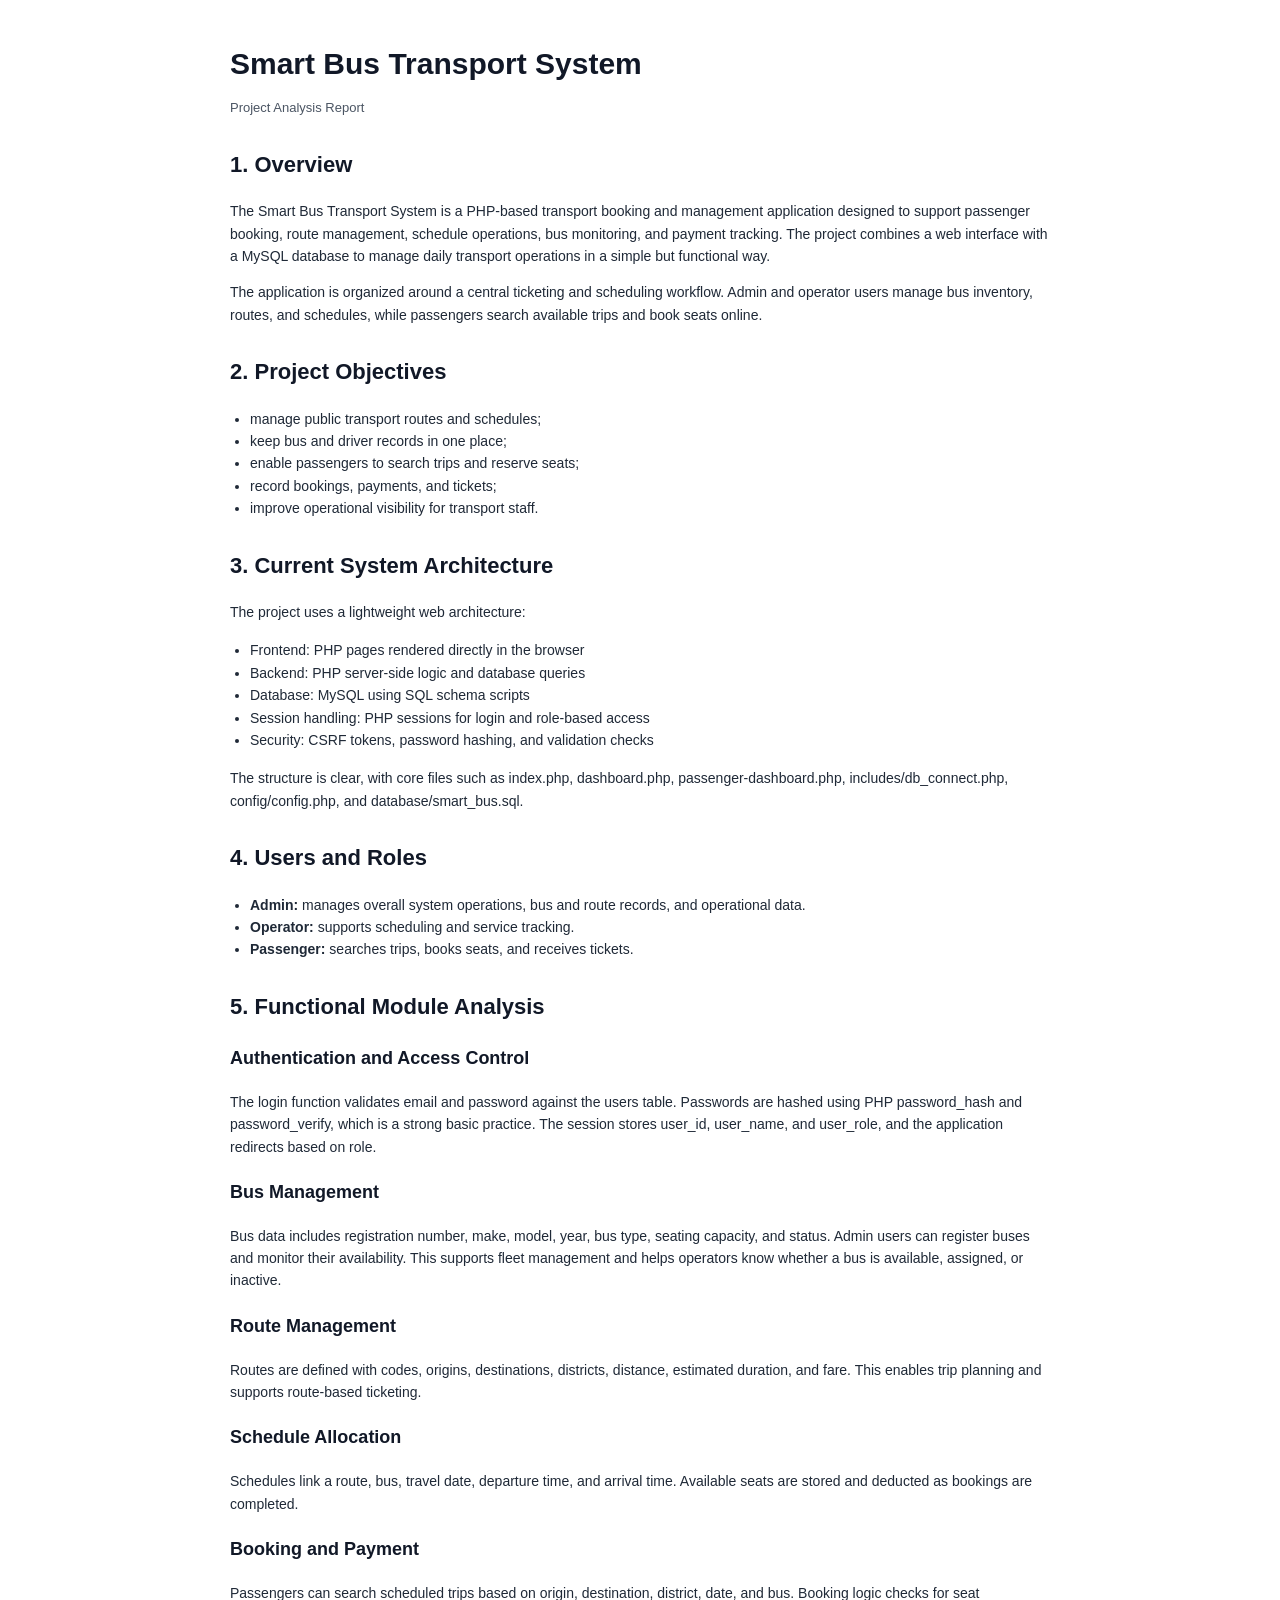
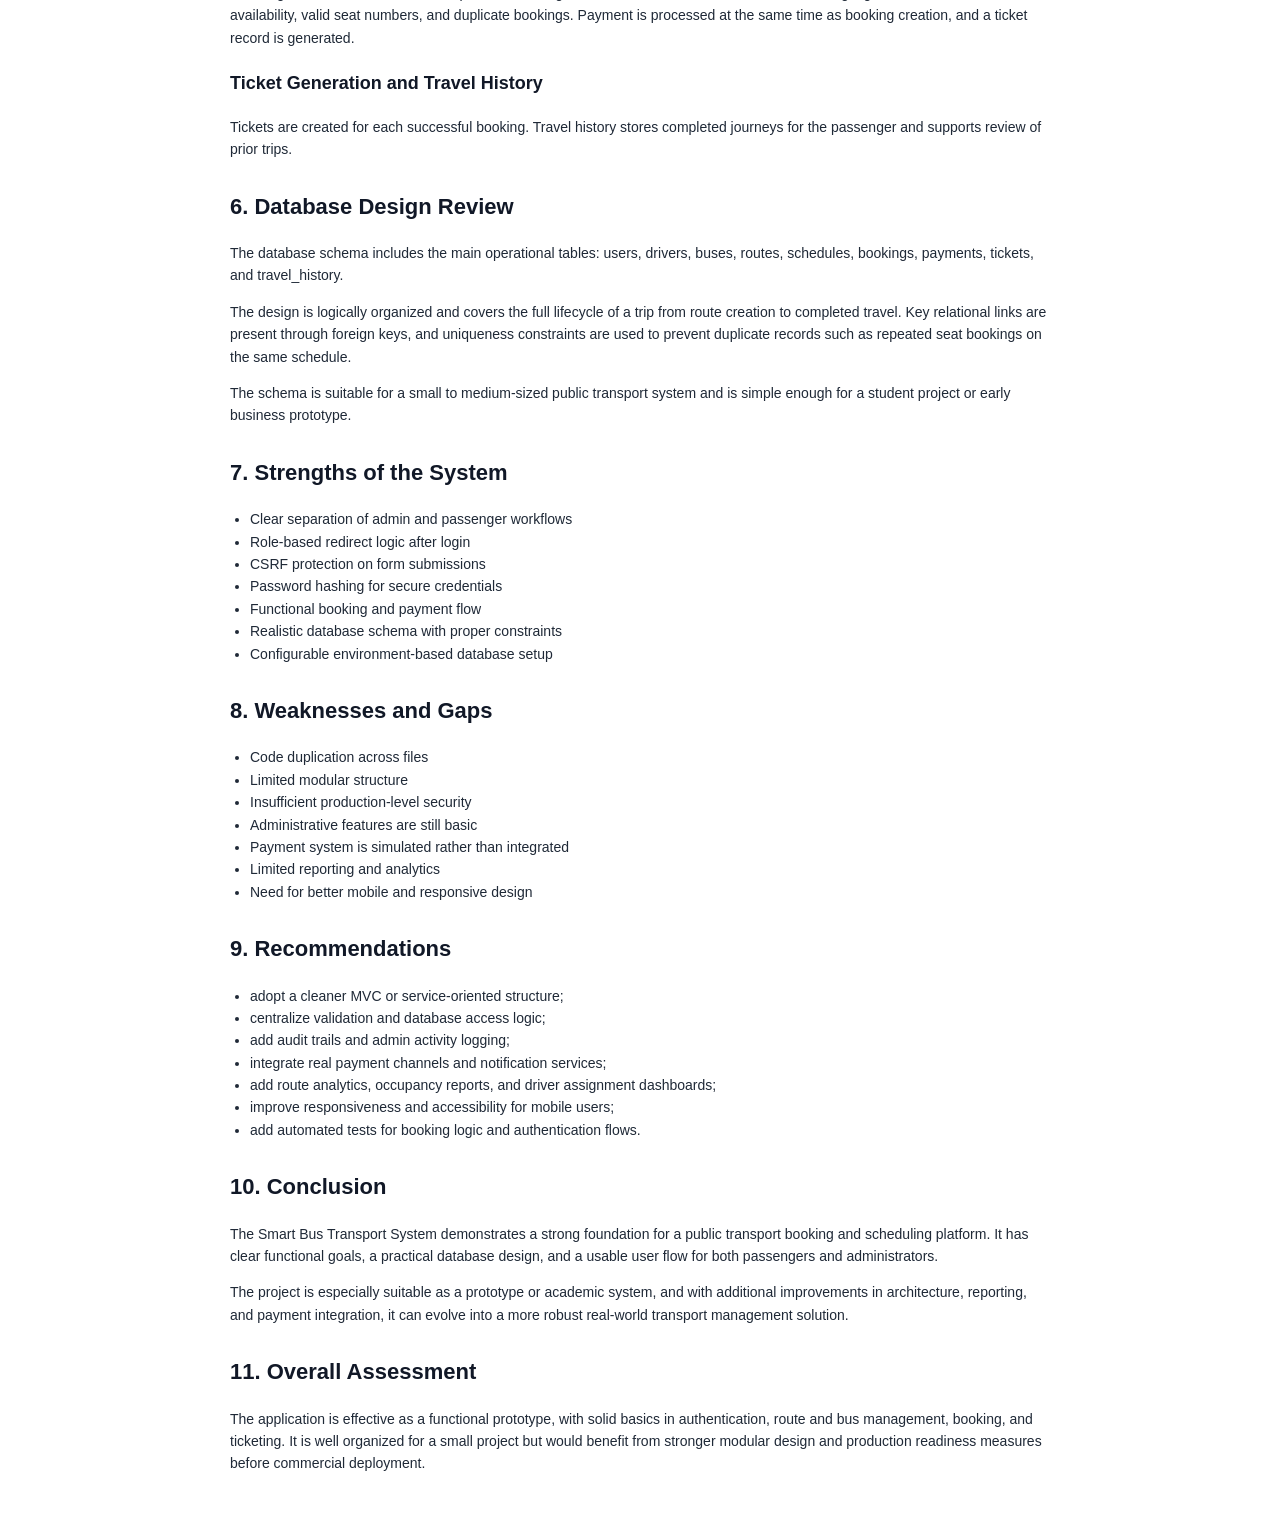
<file: analysis_report.html>
<!doctype html>
<html lang="en">
<head>
  <meta charset="utf-8" />
  <title>Smart Bus Transport System Analysis</title>
  <style>
    body {
      font-family: Arial, Helvetica, sans-serif;
      margin: 40px auto;
      max-width: 820px;
      line-height: 1.6;
      color: #1f2937;
      background: #ffffff;
    }
    h1, h2, h3, h4 { color: #111827; }
    h1 { font-size: 30px; margin-bottom: 10px; }
    h2 { font-size: 22px; margin-top: 28px; }
    h3 { font-size: 18px; margin-top: 20px; }
    p, li { font-size: 14px; }
    ul { padding-left: 20px; }
    .section { margin-top: 10px; }
    .meta { color: #4b5563; font-size: 13px; margin-bottom: 18px; }
  </style>
</head>
<body>
  <h1>Smart Bus Transport System</h1>
  <div class="meta">Project Analysis Report</div>

  <div class="section">
    <h2>1. Overview</h2>
    <p>The Smart Bus Transport System is a PHP-based transport booking and management application designed to support passenger booking, route management, schedule operations, bus monitoring, and payment tracking. The project combines a web interface with a MySQL database to manage daily transport operations in a simple but functional way.</p>
    <p>The application is organized around a central ticketing and scheduling workflow. Admin and operator users manage bus inventory, routes, and schedules, while passengers search available trips and book seats online.</p>
  </div>

  <div class="section">
    <h2>2. Project Objectives</h2>
    <ul>
      <li>manage public transport routes and schedules;</li>
      <li>keep bus and driver records in one place;</li>
      <li>enable passengers to search trips and reserve seats;</li>
      <li>record bookings, payments, and tickets;</li>
      <li>improve operational visibility for transport staff.</li>
    </ul>
  </div>

  <div class="section">
    <h2>3. Current System Architecture</h2>
    <p>The project uses a lightweight web architecture:</p>
    <ul>
      <li>Frontend: PHP pages rendered directly in the browser</li>
      <li>Backend: PHP server-side logic and database queries</li>
      <li>Database: MySQL using SQL schema scripts</li>
      <li>Session handling: PHP sessions for login and role-based access</li>
      <li>Security: CSRF tokens, password hashing, and validation checks</li>
    </ul>
    <p>The structure is clear, with core files such as index.php, dashboard.php, passenger-dashboard.php, includes/db_connect.php, config/config.php, and database/smart_bus.sql.</p>
  </div>

  <div class="section">
    <h2>4. Users and Roles</h2>
    <ul>
      <li><strong>Admin:</strong> manages overall system operations, bus and route records, and operational data.</li>
      <li><strong>Operator:</strong> supports scheduling and service tracking.</li>
      <li><strong>Passenger:</strong> searches trips, books seats, and receives tickets.</li>
    </ul>
  </div>

  <div class="section">
    <h2>5. Functional Module Analysis</h2>
    <h3>Authentication and Access Control</h3>
    <p>The login function validates email and password against the users table. Passwords are hashed using PHP password_hash and password_verify, which is a strong basic practice. The session stores user_id, user_name, and user_role, and the application redirects based on role.</p>

    <h3>Bus Management</h3>
    <p>Bus data includes registration number, make, model, year, bus type, seating capacity, and status. Admin users can register buses and monitor their availability. This supports fleet management and helps operators know whether a bus is available, assigned, or inactive.</p>

    <h3>Route Management</h3>
    <p>Routes are defined with codes, origins, destinations, districts, distance, estimated duration, and fare. This enables trip planning and supports route-based ticketing.</p>

    <h3>Schedule Allocation</h3>
    <p>Schedules link a route, bus, travel date, departure time, and arrival time. Available seats are stored and deducted as bookings are completed.</p>

    <h3>Booking and Payment</h3>
    <p>Passengers can search scheduled trips based on origin, destination, district, date, and bus. Booking logic checks for seat availability, valid seat numbers, and duplicate bookings. Payment is processed at the same time as booking creation, and a ticket record is generated.</p>

    <h3>Ticket Generation and Travel History</h3>
    <p>Tickets are created for each successful booking. Travel history stores completed journeys for the passenger and supports review of prior trips.</p>
  </div>

  <div class="section">
    <h2>6. Database Design Review</h2>
    <p>The database schema includes the main operational tables: users, drivers, buses, routes, schedules, bookings, payments, tickets, and travel_history.</p>
    <p>The design is logically organized and covers the full lifecycle of a trip from route creation to completed travel. Key relational links are present through foreign keys, and uniqueness constraints are used to prevent duplicate records such as repeated seat bookings on the same schedule.</p>
    <p>The schema is suitable for a small to medium-sized public transport system and is simple enough for a student project or early business prototype.</p>
  </div>

  <div class="section">
    <h2>7. Strengths of the System</h2>
    <ul>
      <li>Clear separation of admin and passenger workflows</li>
      <li>Role-based redirect logic after login</li>
      <li>CSRF protection on form submissions</li>
      <li>Password hashing for secure credentials</li>
      <li>Functional booking and payment flow</li>
      <li>Realistic database schema with proper constraints</li>
      <li>Configurable environment-based database setup</li>
    </ul>
  </div>

  <div class="section">
    <h2>8. Weaknesses and Gaps</h2>
    <ul>
      <li>Code duplication across files</li>
      <li>Limited modular structure</li>
      <li>Insufficient production-level security</li>
      <li>Administrative features are still basic</li>
      <li>Payment system is simulated rather than integrated</li>
      <li>Limited reporting and analytics</li>
      <li>Need for better mobile and responsive design</li>
    </ul>
  </div>

  <div class="section">
    <h2>9. Recommendations</h2>
    <ul>
      <li>adopt a cleaner MVC or service-oriented structure;</li>
      <li>centralize validation and database access logic;</li>
      <li>add audit trails and admin activity logging;</li>
      <li>integrate real payment channels and notification services;</li>
      <li>add route analytics, occupancy reports, and driver assignment dashboards;</li>
      <li>improve responsiveness and accessibility for mobile users;</li>
      <li>add automated tests for booking logic and authentication flows.</li>
    </ul>
  </div>

  <div class="section">
    <h2>10. Conclusion</h2>
    <p>The Smart Bus Transport System demonstrates a strong foundation for a public transport booking and scheduling platform. It has clear functional goals, a practical database design, and a usable user flow for both passengers and administrators.</p>
    <p>The project is especially suitable as a prototype or academic system, and with additional improvements in architecture, reporting, and payment integration, it can evolve into a more robust real-world transport management solution.</p>
  </div>

  <div class="section">
    <h2>11. Overall Assessment</h2>
    <p>The application is effective as a functional prototype, with solid basics in authentication, route and bus management, booking, and ticketing. It is well organized for a small project but would benefit from stronger modular design and production readiness measures before commercial deployment.</p>
  </div>
</body>
</html>
</file>
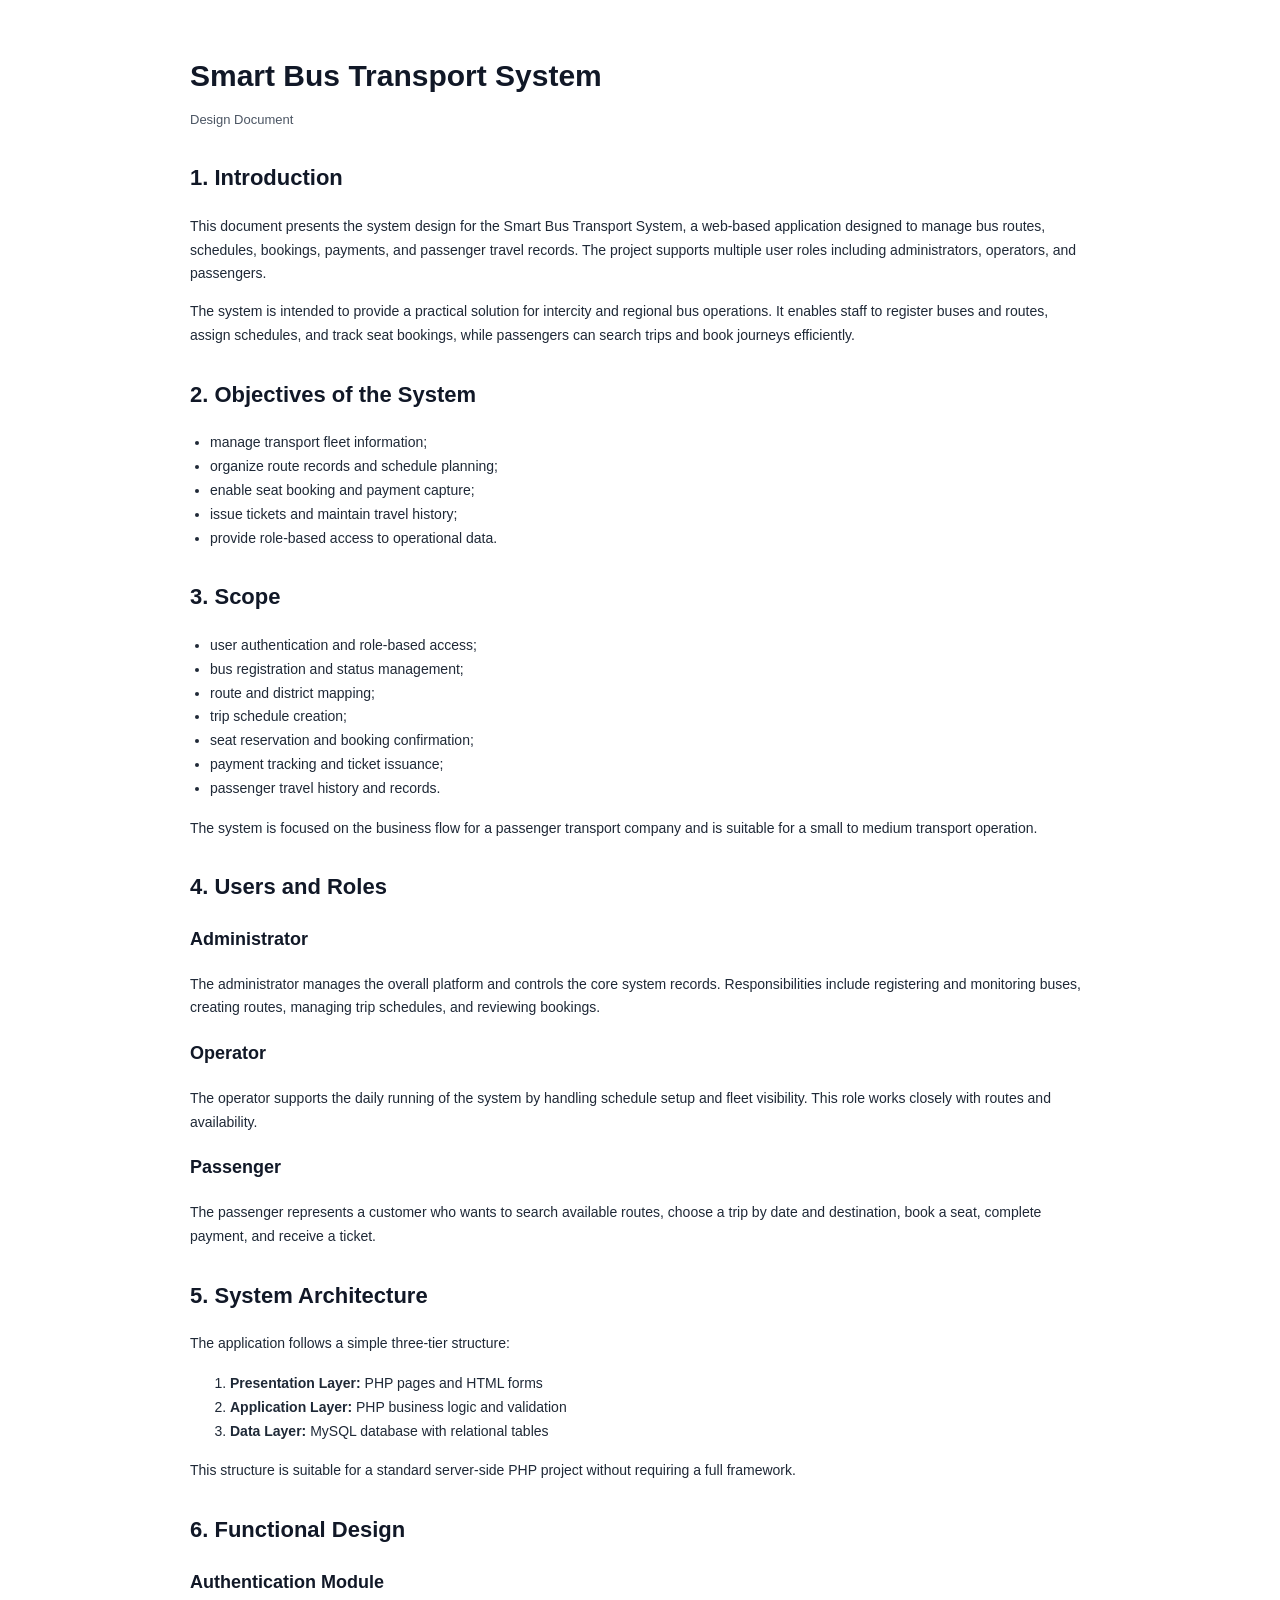
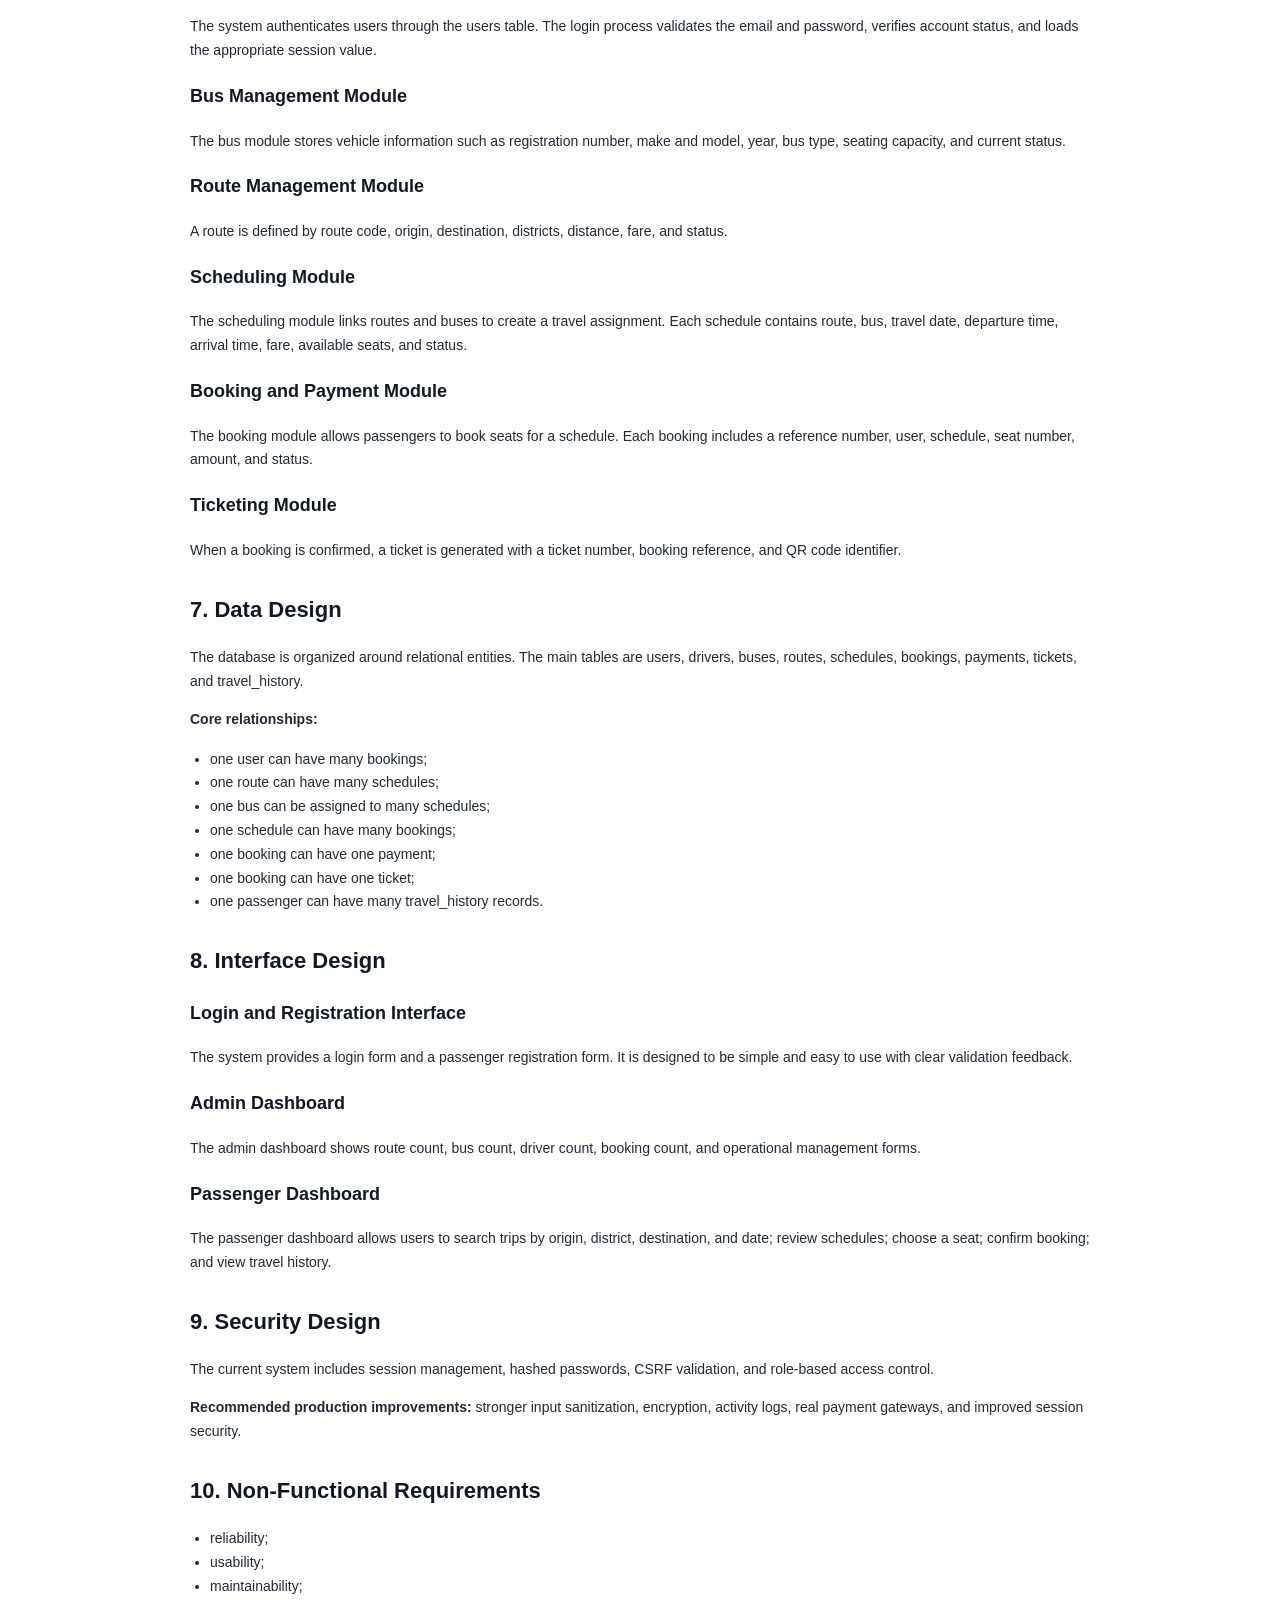
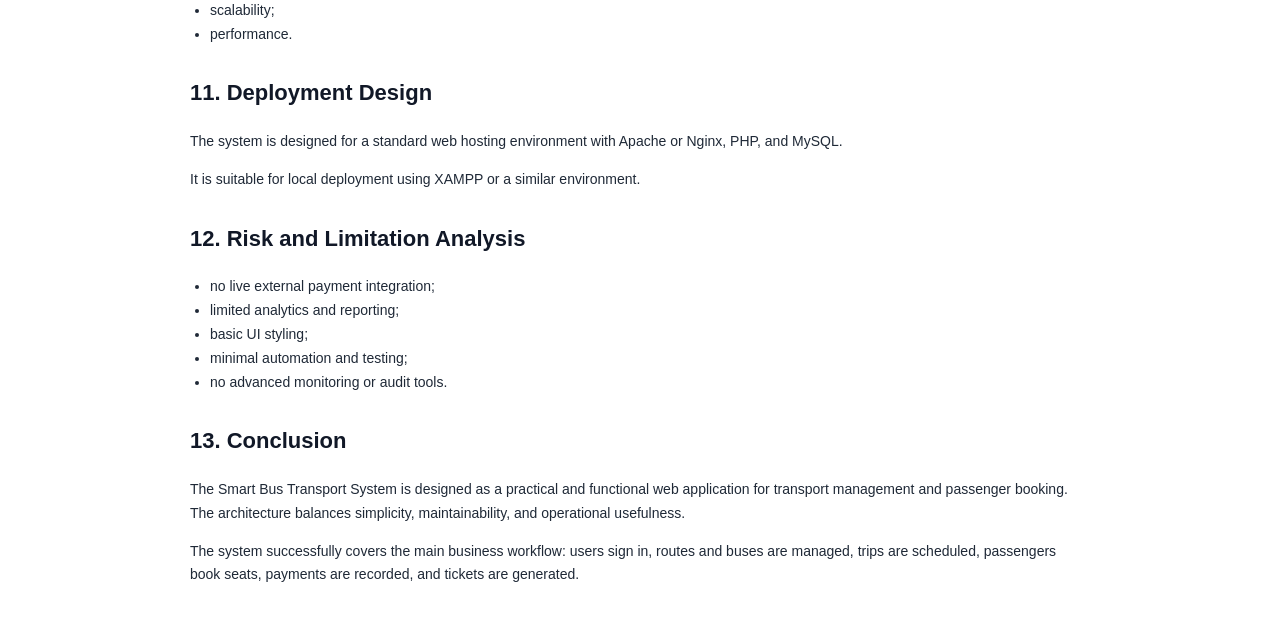
<file: design_document.html>
<!doctype html>
<html lang="en">
<head>
  <meta charset="utf-8" />
  <title>Smart Bus Transport System Design Document</title>
  <style>
    body {
      font-family: Arial, sans-serif;
      margin: 50px auto;
      max-width: 900px;
      color: #1f2937;
      line-height: 1.7;
      background: #ffffff;
    }
    h1, h2, h3 { color: #111827; }
    h1 { font-size: 30px; margin-bottom: 8px; }
    h2 { font-size: 22px; margin-top: 28px; }
    h3 { font-size: 18px; margin-top: 18px; }
    p, li { font-size: 14px; }
    ul { padding-left: 20px; }
    .meta { color: #4b5563; font-size: 13px; margin-bottom: 20px; }
  </style>
</head>
<body>
  <h1>Smart Bus Transport System</h1>
  <div class="meta">Design Document</div>

  <div>
    <h2>1. Introduction</h2>
    <p>This document presents the system design for the Smart Bus Transport System, a web-based application designed to manage bus routes, schedules, bookings, payments, and passenger travel records. The project supports multiple user roles including administrators, operators, and passengers.</p>
    <p>The system is intended to provide a practical solution for intercity and regional bus operations. It enables staff to register buses and routes, assign schedules, and track seat bookings, while passengers can search trips and book journeys efficiently.</p>
  </div>

  <div>
    <h2>2. Objectives of the System</h2>
    <ul>
      <li>manage transport fleet information;</li>
      <li>organize route records and schedule planning;</li>
      <li>enable seat booking and payment capture;</li>
      <li>issue tickets and maintain travel history;</li>
      <li>provide role-based access to operational data.</li>
    </ul>
  </div>

  <div>
    <h2>3. Scope</h2>
    <ul>
      <li>user authentication and role-based access;</li>
      <li>bus registration and status management;</li>
      <li>route and district mapping;</li>
      <li>trip schedule creation;</li>
      <li>seat reservation and booking confirmation;</li>
      <li>payment tracking and ticket issuance;</li>
      <li>passenger travel history and records.</li>
    </ul>
    <p>The system is focused on the business flow for a passenger transport company and is suitable for a small to medium transport operation.</p>
  </div>

  <div>
    <h2>4. Users and Roles</h2>
    <h3>Administrator</h3>
    <p>The administrator manages the overall platform and controls the core system records. Responsibilities include registering and monitoring buses, creating routes, managing trip schedules, and reviewing bookings.</p>

    <h3>Operator</h3>
    <p>The operator supports the daily running of the system by handling schedule setup and fleet visibility. This role works closely with routes and availability.</p>

    <h3>Passenger</h3>
    <p>The passenger represents a customer who wants to search available routes, choose a trip by date and destination, book a seat, complete payment, and receive a ticket.</p>
  </div>

  <div>
    <h2>5. System Architecture</h2>
    <p>The application follows a simple three-tier structure:</p>
    <ol>
      <li><strong>Presentation Layer:</strong> PHP pages and HTML forms</li>
      <li><strong>Application Layer:</strong> PHP business logic and validation</li>
      <li><strong>Data Layer:</strong> MySQL database with relational tables</li>
    </ol>
    <p>This structure is suitable for a standard server-side PHP project without requiring a full framework.</p>
  </div>

  <div>
    <h2>6. Functional Design</h2>
    <h3>Authentication Module</h3>
    <p>The system authenticates users through the users table. The login process validates the email and password, verifies account status, and loads the appropriate session value.</p>

    <h3>Bus Management Module</h3>
    <p>The bus module stores vehicle information such as registration number, make and model, year, bus type, seating capacity, and current status.</p>

    <h3>Route Management Module</h3>
    <p>A route is defined by route code, origin, destination, districts, distance, fare, and status.</p>

    <h3>Scheduling Module</h3>
    <p>The scheduling module links routes and buses to create a travel assignment. Each schedule contains route, bus, travel date, departure time, arrival time, fare, available seats, and status.</p>

    <h3>Booking and Payment Module</h3>
    <p>The booking module allows passengers to book seats for a schedule. Each booking includes a reference number, user, schedule, seat number, amount, and status.</p>

    <h3>Ticketing Module</h3>
    <p>When a booking is confirmed, a ticket is generated with a ticket number, booking reference, and QR code identifier.</p>
  </div>

  <div>
    <h2>7. Data Design</h2>
    <p>The database is organized around relational entities. The main tables are users, drivers, buses, routes, schedules, bookings, payments, tickets, and travel_history.</p>
    <p><strong>Core relationships:</strong></p>
    <ul>
      <li>one user can have many bookings;</li>
      <li>one route can have many schedules;</li>
      <li>one bus can be assigned to many schedules;</li>
      <li>one schedule can have many bookings;</li>
      <li>one booking can have one payment;</li>
      <li>one booking can have one ticket;</li>
      <li>one passenger can have many travel_history records.</li>
    </ul>
  </div>

  <div>
    <h2>8. Interface Design</h2>
    <h3>Login and Registration Interface</h3>
    <p>The system provides a login form and a passenger registration form. It is designed to be simple and easy to use with clear validation feedback.</p>

    <h3>Admin Dashboard</h3>
    <p>The admin dashboard shows route count, bus count, driver count, booking count, and operational management forms.</p>

    <h3>Passenger Dashboard</h3>
    <p>The passenger dashboard allows users to search trips by origin, district, destination, and date; review schedules; choose a seat; confirm booking; and view travel history.</p>
  </div>

  <div>
    <h2>9. Security Design</h2>
    <p>The current system includes session management, hashed passwords, CSRF validation, and role-based access control.</p>
    <p><strong>Recommended production improvements:</strong> stronger input sanitization, encryption, activity logs, real payment gateways, and improved session security.</p>
  </div>

  <div>
    <h2>10. Non-Functional Requirements</h2>
    <ul>
      <li>reliability;</li>
      <li>usability;</li>
      <li>maintainability;</li>
      <li>scalability;</li>
      <li>performance.</li>
    </ul>
  </div>

  <div>
    <h2>11. Deployment Design</h2>
    <p>The system is designed for a standard web hosting environment with Apache or Nginx, PHP, and MySQL.</p>
    <p>It is suitable for local deployment using XAMPP or a similar environment.</p>
  </div>

  <div>
    <h2>12. Risk and Limitation Analysis</h2>
    <ul>
      <li>no live external payment integration;</li>
      <li>limited analytics and reporting;</li>
      <li>basic UI styling;</li>
      <li>minimal automation and testing;</li>
      <li>no advanced monitoring or audit tools.</li>
    </ul>
  </div>

  <div>
    <h2>13. Conclusion</h2>
    <p>The Smart Bus Transport System is designed as a practical and functional web application for transport management and passenger booking. The architecture balances simplicity, maintainability, and operational usefulness.</p>
    <p>The system successfully covers the main business workflow: users sign in, routes and buses are managed, trips are scheduled, passengers book seats, payments are recorded, and tickets are generated.</p>
  </div>
</body>
</html>
</file>
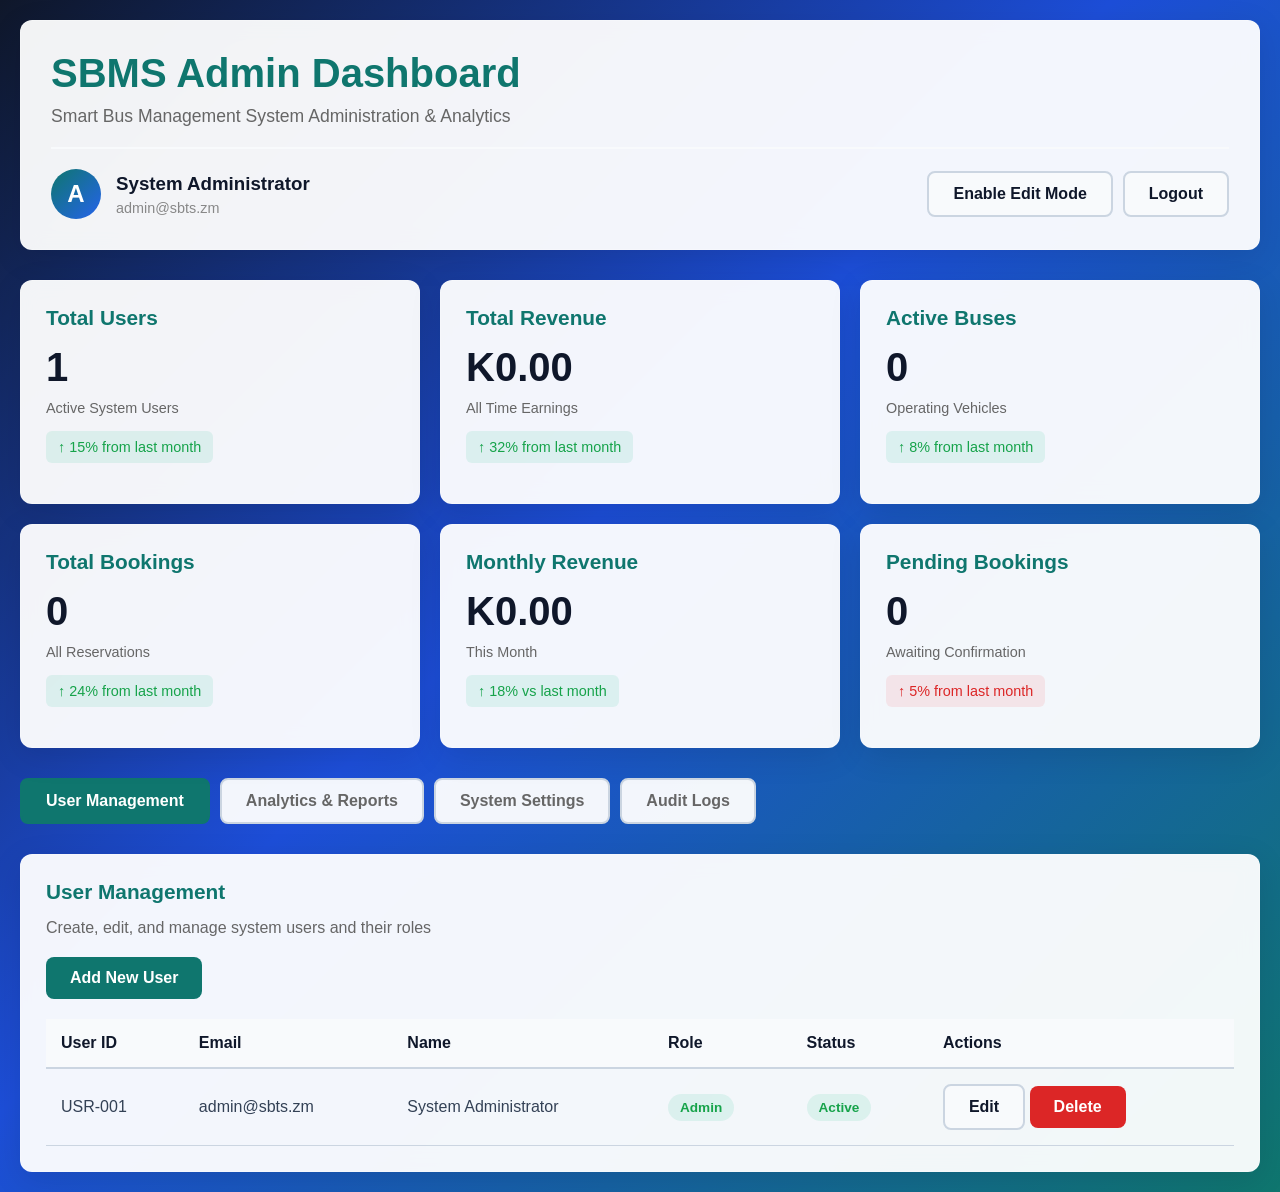
<file: add features from prevous smat system/admin.html>
<!DOCTYPE html>
<html lang="en">
<head>
    <meta charset="UTF-8">
    <meta name="viewport" content="width=device-width, initial-scale=1.0">
    <title>SBTS Admin Dashboard - System Administration</title>
    <style>
        * {
            margin: 0;
            padding: 0;
            box-sizing: border-box;
        }

        :root {
            --primary: #0f766e;
            --secondary: #2563eb;
            --success: #16a34a;
            --warning: #d97706;
            --danger: #dc2626;
            --dark: #0f172a;
            --light: #f8fafc;
            --border: #cbd5e1;
        }

        body {
            font-family: 'Segoe UI', Tahoma, Geneva, Verdana, sans-serif;
            background: linear-gradient(135deg, #0f172a 0%, #1d4ed8 45%, #0f766e 100%);
            color: #334155;
            min-height: 100vh;
            padding: 20px;
        }

        .container {
            max-width: 1400px;
            margin: 0 auto;
        }

        .header {
            background: rgba(255, 255, 255, 0.95);
            backdrop-filter: blur(10px);
            border-radius: 12px;
            padding: 30px;
            margin-bottom: 30px;
            box-shadow: 0 8px 32px rgba(0, 0, 0, 0.1);
            border: 1px solid rgba(255, 255, 255, 0.2);
        }

        .header h1 {
            color: var(--primary);
            margin-bottom: 10px;
            font-size: 2.5em;
        }

        .header p {
            color: #666;
            font-size: 1.1em;
        }

        .admin-info {
            display: flex;
            justify-content: space-between;
            align-items: center;
            margin-top: 20px;
            padding-top: 20px;
            border-top: 2px solid var(--light);
        }

        .user-card {
            display: flex;
            align-items: center;
            gap: 15px;
        }

        .user-avatar {
            width: 50px;
            height: 50px;
            border-radius: 50%;
            background: linear-gradient(135deg, var(--primary), var(--secondary));
            display: flex;
            align-items: center;
            justify-content: center;
            color: white;
            font-weight: bold;
            font-size: 1.5em;
        }

        .user-details h3 {
            color: var(--dark);
            margin-bottom: 5px;
        }

        .user-details p {
            color: #888;
            font-size: 0.9em;
        }

        .dashboard-grid {
            display: grid;
            grid-template-columns: repeat(auto-fit, minmax(300px, 1fr));
            gap: 20px;
            margin-bottom: 30px;
        }

        .card {
            background: rgba(255, 255, 255, 0.95);
            backdrop-filter: blur(10px);
            border-radius: 12px;
            padding: 25px;
            box-shadow: 0 8px 32px rgba(0, 0, 0, 0.1);
            border: 1px solid rgba(255, 255, 255, 0.2);
            transition: transform 0.3s, box-shadow 0.3s;
        }

        .card:hover {
            transform: translateY(-5px);
            box-shadow: 0 12px 40px rgba(0, 0, 0, 0.15);
        }

        .card h3 {
            color: var(--primary);
            margin-bottom: 15px;
            font-size: 1.3em;
        }

        .stat-value {
            font-size: 2.5em;
            font-weight: bold;
            color: var(--dark);
            margin-bottom: 10px;
        }

        .stat-label {
            color: #666;
            font-size: 0.9em;
            margin-bottom: 15px;
        }

        .stat-change {
            font-size: 0.9em;
            padding: 8px 12px;
            border-radius: 6px;
            display: inline-block;
            margin-bottom: 15px;
        }

        .stat-change.positive {
            background: rgba(16, 185, 129, 0.1);
            color: var(--success);
        }

        .stat-change.negative {
            background: rgba(239, 68, 68, 0.1);
            color: var(--danger);
        }

        .tabs {
            display: flex;
            gap: 10px;
            margin-bottom: 30px;
            flex-wrap: wrap;
        }

        .tab-btn {
            padding: 12px 24px;
            background: rgba(255, 255, 255, 0.95);
            border: 2px solid var(--border);
            border-radius: 8px;
            cursor: pointer;
            font-size: 1em;
            font-weight: 600;
            color: #666;
            transition: all 0.3s;
        }

        .tab-btn:hover {
            border-color: var(--primary);
            color: var(--primary);
        }

        .tab-btn.active {
            background: var(--primary);
            color: white;
            border-color: var(--primary);
        }

        .tab-content {
            display: none;
            animation: fadeIn 0.3s;
        }

        .tab-content.active {
            display: block;
        }

        @keyframes fadeIn {
            from { opacity: 0; }
            to { opacity: 1; }
        }

        .form-group {
            margin-bottom: 20px;
        }

        .form-group label {
            display: block;
            margin-bottom: 8px;
            color: var(--dark);
            font-weight: 600;
        }

        .form-group input,
        .form-group select,
        .form-group textarea {
            width: 100%;
            padding: 12px;
            border: 2px solid var(--border);
            border-radius: 8px;
            font-size: 1em;
            transition: border-color 0.3s;
        }

        .form-group input:focus,
        .form-group select:focus,
        .form-group textarea:focus {
            outline: none;
            border-color: var(--primary);
        }

        .button-group {
            display: flex;
            gap: 10px;
            margin-top: 20px;
        }

        button {
            padding: 12px 24px;
            border: none;
            border-radius: 8px;
            cursor: pointer;
            font-size: 1em;
            font-weight: 600;
            transition: all 0.3s;
        }

        .btn-primary {
            background: var(--primary);
            color: white;
        }

        .btn-primary:hover {
            background: #5558e3;
            transform: translateY(-2px);
            box-shadow: 0 8px 16px rgba(99, 102, 241, 0.3);
        }

        .btn-secondary {
            background: var(--light);
            color: var(--dark);
            border: 2px solid var(--border);
        }

        .btn-secondary:hover {
            background: var(--border);
        }

        .btn-danger {
            background: var(--danger);
            color: white;
        }

        .btn-danger:hover {
            background: #dc2626;
        }

        .btn-success {
            background: var(--success);
            color: white;
        }

        .table-wrapper {
            overflow-x: auto;
        }

        table {
            width: 100%;
            border-collapse: collapse;
            margin-top: 20px;
        }

        table thead {
            background: var(--light);
        }

        table th {
            padding: 15px;
            text-align: left;
            color: var(--dark);
            font-weight: 600;
            border-bottom: 2px solid var(--border);
        }

        table td {
            padding: 15px;
            border-bottom: 1px solid var(--border);
        }

        table tr:hover {
            background: rgba(99, 102, 241, 0.05);
        }

        .status-badge {
            display: inline-block;
            padding: 6px 12px;
            border-radius: 20px;
            font-size: 0.85em;
            font-weight: 600;
        }

        .status-active {
            background: rgba(16, 185, 129, 0.1);
            color: var(--success);
        }

        .status-inactive {
            background: rgba(239, 68, 68, 0.1);
            color: var(--danger);
        }

        .status-pending {
            background: rgba(245, 158, 11, 0.1);
            color: var(--warning);
        }

        .notification {
            padding: 15px 20px;
            border-radius: 8px;
            margin-bottom: 15px;
            display: none;
        }

        .notification.show {
            display: block;
            animation: slideIn 0.3s;
        }

        @keyframes slideIn {
            from { 
                opacity: 0;
                transform: translateY(-10px);
            }
            to {
                opacity: 1;
                transform: translateY(0);
            }
        }

        .notification.success {
            background: rgba(16, 185, 129, 0.1);
            color: var(--success);
            border-left: 4px solid var(--success);
        }

        .notification.error {
            background: rgba(239, 68, 68, 0.1);
            color: var(--danger);
            border-left: 4px solid var(--danger);
        }

        .notification.warning {
            background: rgba(245, 158, 11, 0.1);
            color: var(--warning);
            border-left: 4px solid var(--warning);
        }

        .chart-container {
            background: var(--light);
            border-radius: 8px;
            padding: 20px;
            margin-top: 20px;
        }

        .two-column {
            display: grid;
            grid-template-columns: 1fr 1fr;
            gap: 20px;
        }

        @media (max-width: 768px) {
            .two-column {
                grid-template-columns: 1fr;
            }

            .header h1 {
                font-size: 1.8em;
            }

            .admin-info {
                flex-direction: column;
                align-items: flex-start;
                gap: 15px;
            }
        }

        .section-title {
            font-size: 1.3em;
            color: var(--dark);
            margin-bottom: 20px;
            padding-bottom: 10px;
            border-bottom: 2px solid var(--primary);
        }

        .action-buttons {
            display: flex;
            gap: 10px;
            justify-content: flex-end;
        }

        .modal {
            display: none;
            position: fixed;
            top: 0;
            left: 0;
            width: 100%;
            height: 100%;
            background: rgba(0, 0, 0, 0.5);
            align-items: center;
            justify-content: center;
            z-index: 1000;
        }

        .modal.show {
            display: flex;
        }

        .modal-content {
            background: white;
            border-radius: 12px;
            padding: 30px;
            max-width: 500px;
            width: 90%;
            max-height: 90vh;
            overflow-y: auto;
            box-shadow: 0 20px 60px rgba(0, 0, 0, 0.3);
        }

        .modal-header {
            margin-bottom: 20px;
            padding-bottom: 15px;
            border-bottom: 2px solid var(--light);
        }

        .modal-header h2 {
            color: var(--primary);
        }

        .close-modal {
            float: right;
            font-size: 1.5em;
            cursor: pointer;
            color: #999;
        }

        .close-modal:hover {
            color: var(--dark);
        }
    </style>
</head>
<body>
    <div class="container">
        <!-- Notification -->
        <div id="notification" class="notification"></div>

        <!-- Header -->
        <div class="header">
            <h1>SBMS Admin Dashboard</h1>
            <p>Smart Bus Management System Administration & Analytics</p>
            
            <div class="admin-info">
                <div class="user-card">
                    <div class="user-avatar" id="adminAvatar">A</div>
                    <div class="user-details">
                        <h3 id="adminName">Administrator</h3>
                        <p id="adminEmail">admin@sbts.zm</p>
                    </div>
                </div>
                <div style="display:flex; gap:10px; align-items:center;">
                    <button id="editToggleBtn" class="btn-secondary" onclick="toggleEditMode()">Enable Edit Mode</button>
                    <button class="btn-secondary" onclick="logout()">Logout</button>
                </div>
            </div>
        </div>

        <!-- Dashboard Overview -->
        <div class="dashboard-grid">
            <div class="card">
                <h3>Total Users</h3>
                <div class="stat-value" id="totalUsers">0</div>
                <div class="stat-label">Active System Users</div>
                <div class="stat-change positive">↑ 15% from last month</div>
            </div>

            <div class="card">
                <h3>Total Revenue</h3>
                <div class="stat-value" id="totalRevenue">K0</div>
                <div class="stat-label">All Time Earnings</div>
                <div class="stat-change positive">↑ 32% from last month</div>
            </div>

            <div class="card">
                <h3>Active Buses</h3>
                <div class="stat-value" id="activeBuses">0</div>
                <div class="stat-label">Operating Vehicles</div>
                <div class="stat-change positive">↑ 8% from last month</div>
            </div>

            <div class="card">
                <h3>Total Bookings</h3>
                <div class="stat-value" id="totalBookings">0</div>
                <div class="stat-label">All Reservations</div>
                <div class="stat-change positive">↑ 24% from last month</div>
            </div>

            <div class="card">
                <h3>Monthly Revenue</h3>
                <div class="stat-value" id="monthlyRevenue">K0</div>
                <div class="stat-label">This Month</div>
                <div class="stat-change positive">↑ 18% vs last month</div>
            </div>

            <div class="card">
                <h3>Pending Bookings</h3>
                <div class="stat-value" id="pendingBookings">0</div>
                <div class="stat-label">Awaiting Confirmation</div>
                <div class="stat-change negative">↑ 5% from last month</div>
            </div>
        </div>

        <!-- Tabs Navigation -->
        <div class="tabs">
            <button class="tab-btn active" onclick="switchTab('management')">User Management</button>
            <button class="tab-btn" onclick="switchTab('analytics')">Analytics & Reports</button>
            <button class="tab-btn" onclick="switchTab('systems')">System Settings</button>
            <button class="tab-btn" onclick="switchTab('audit')">Audit Logs</button>
        </div>

        <!-- Tab: User Management -->
        <div id="management-tab" class="tab-content active">
            <div class="card">
                <h3>User Management</h3>
                <p style="color: #666; margin-bottom: 20px;">Create, edit, and manage system users and their roles</p>
                
                <button class="btn-primary" onclick="openAddUserModal()">Add New User</button>
                
                <div class="table-wrapper">
                    <table id="usersTable">
                        <thead>
                            <tr>
                                <th>User ID</th>
                                <th>Email</th>
                                <th>Name</th>
                                <th>Role</th>
                                <th>Status</th>
                                <th>Actions</th>
                            </tr>
                        </thead>
                        <tbody>
                            <tr>
                                <td>USR-001</td>
                                <td>admin@sbts.zm</td>
                                <td>System Administrator</td>
                                <td><span class="status-badge status-active">Admin</span></td>
                                <td><span class="status-badge status-active">Active</span></td>
                                <td>
                                    <button class="btn-secondary" onclick="editUser('USR-001')">Edit</button>
                                    <button class="btn-danger" onclick="deleteUser('USR-001')">Delete</button>
                                </td>
                            </tr>
                        </tbody>
                    </table>
                </div>
            </div>
        </div>

        <!-- Tab: Analytics & Reports -->
        <div id="analytics-tab" class="tab-content">
            <div class="card">
                <h3>Business Analytics</h3>
                <p style="color: #666; margin-bottom: 20px;">Comprehensive business intelligence and reporting</p>
                
                <div class="form-group">
                    <label>Report Period:</label>
                    <select onchange="filterReportPeriod(this.value)">
                        <option value="daily">Daily</option>
                        <option value="weekly">Weekly</option>
                        <option value="monthly" selected>Monthly</option>
                        <option value="yearly">Yearly</option>
                    </select>
                </div>

                <div class="two-column">
                    <div class="chart-container">
                        <h4 style="margin-bottom: 15px;">Payment Methods Breakdown</h4>
                        <div id="paymentChart" style="height: 250px; background: linear-gradient(135deg, #667eea20, #764ba220); border-radius: 8px; padding: 20px;">
                            <p style="text-align: center; color: #999; padding-top: 90px;">Payment chart will display here</p>
                        </div>
                    </div>
                    <div class="chart-container">
                        <h4 style="margin-bottom: 15px;">Revenue Trend</h4>
                        <div id="revenueChart" style="height: 250px; background: linear-gradient(135deg, #667eea20, #764ba220); border-radius: 8px; padding: 20px;">
                            <p style="text-align: center; color: #999; padding-top: 90px;">Revenue chart will display here</p>
                        </div>
                    </div>
                </div>

                <div style="margin-top: 30px;">
                    <h4 style="margin-bottom: 15px;">Revenue Summary</h4>
                    <div class="table-wrapper">
                        <table>
                            <thead>
                                <tr>
                                    <th>Metric</th>
                                    <th>Value</th>
                                    <th>Change</th>
                                </tr>
                            </thead>
                            <tbody>
                                <tr>
                                    <td>Total Revenue</td>
                                    <td id="report-total-revenue">K0.00</td>
                                    <td><span class="stat-change positive">↑ 32%</span></td>
                                </tr>
                                <tr>
                                    <td>Total Transactions</td>
                                    <td id="report-transactions">0</td>
                                    <td><span class="stat-change positive">↑ 24%</span></td>
                                </tr>
                                <tr>
                                    <td>Average Ticket Value</td>
                                    <td id="report-avg-ticket">K0.00</td>
                                    <td><span class="stat-change positive">↑ 8%</span></td>
                                </tr>
                                <tr>
                                    <td>Monthly Revenue</td>
                                    <td id="report-monthly-revenue">K0.00</td>
                                    <td><span class="stat-change positive">↑ 18%</span></td>
                                </tr>
                            </tbody>
                        </table>
                    </div>
                </div>

                <div style="margin-top: 20px;">
                    <button class="btn-primary" onclick="exportReportsCSV()">Export to CSV</button>
                </div>
            </div>
        </div>

        <!-- Tab: System Settings -->
        <div id="systems-tab" class="tab-content">
            <div class="card">
                <h3>System Configuration</h3>
                <p style="color: #666; margin-bottom: 20px;">Configure system-wide settings and preferences</p>
                
                <div class="form-group">
                    <label>System Name:</label>
                    <input type="text" value="Smart Bus Transport System (Zambia)" disabled>
                </div>

                <div class="form-group">
                    <label>Database Status:</label>
                    <input type="text" value="Connected (sbts_db)" disabled style="color: var(--success);">
                </div>

                <div class="form-group">
                    <label>Commission Rate (%):</label>
                    <input id="commissionRate" class="editable-input" type="number" value="5" min="0" max="100" disabled>
                </div>

                <div class="form-group">
                    <label>Currency:</label>
                    <input type="text" value="ZMW (Zambian Kwacha)" disabled>
                </div>

                <div class="form-group">
                    <label>Support Email:</label>
                    <input id="supportEmail" class="editable-input" type="email" value="support@sbts.zm" disabled>
                </div>

                <div class="button-group">
                    <button id="saveSettingsBtn" class="btn-primary" onclick="saveSettings()" disabled>Save Changes</button>
                    <button id="cancelEditBtn" class="btn-secondary" onclick="toggleEditMode(false)" style="display:none">Cancel</button>
                    <button id="resetDefaultsBtn" class="btn-secondary editable-action" onclick="resetDefaults()" disabled>Reset to Default</button>
                </div>
            </div>

            <div class="card" style="margin-top: 20px;">
                <h3>Maintenance</h3>
                <p style="color: #666; margin-bottom: 20px;">Database and system maintenance tools</p>
                
                <div class="button-group">
                    <button id="backupBtn" class="btn-secondary editable-action" onclick="backupDatabase()" disabled>Backup Database</button>
                    <button id="clearTestBtn" class="btn-secondary editable-action" onclick="clearTestData()" disabled>Clear Test Data</button>
                    <button id="rebuildIdxBtn" class="btn-secondary editable-action" onclick="rebuildIndexes()" disabled>Rebuild Indexes</button>
                </div>
            </div>
        </div>

        <!-- Tab: Audit Logs -->
        <div id="audit-tab" class="tab-content">
            <div class="card">
                <h3>System Audit Logs</h3>
                <p style="color: #666; margin-bottom: 20px;">Track all system activities and changes</p>
                
                <div class="form-group">
                    <label>Filter by Action:</label>
                    <select>
                        <option>All Actions</option>
                        <option>User Created</option>
                        <option>User Deleted</option>
                        <option>Booking Made</option>
                        <option>Payment Processed</option>
                        <option>Report Generated</option>
                        <option>Setting Changed</option>
                    </select>
                </div>

                <div class="table-wrapper">
                    <table>
                        <thead>
                            <tr>
                                <th>Timestamp</th>
                                <th>User</th>
                                <th>Action</th>
                                <th>Details</th>
                                <th>Status</th>
                            </tr>
                        </thead>
                        <tbody>
                            <tr>
                                <td>2026-07-09 14:32:05</td>
                                <td>admin@sbts.zm</td>
                                <td>System Initialized</td>
                                <td>Admin dashboard accessed</td>
                                <td><span class="status-badge status-active">Success</span></td>
                            </tr>
                            <tr>
                                <td>2026-07-09 10:15:20</td>
                                <td>admin@sbts.zm</td>
                                <td>Database Connected</td>
                                <td>Connected to sbts_db</td>
                                <td><span class="status-badge status-active">Success</span></td>
                            </tr>
                            <tr>
                                <td>2026-07-08 16:45:30</td>
                                <td>admin@sbts.zm</td>
                                <td>Report Generated</td>
                                <td>Monthly revenue report exported</td>
                                <td><span class="status-badge status-active">Success</span></td>
                            </tr>
                        </tbody>
                    </table>
                </div>
            </div>
        </div>
    </div>

    <!-- Add User Modal -->
    <div id="addUserModal" class="modal">
        <div class="modal-content">
            <div class="modal-header">
                <h2>Add New User</h2>
                <span class="close-modal" onclick="closeModal('addUserModal')">&times;</span>
            </div>
            
            <form onsubmit="saveNewUser(event)">
                <div class="form-group">
                    <label>Full Name:</label>
                    <input type="text" id="newUserName" required>
                </div>

                <div class="form-group">
                    <label>Email Address:</label>
                    <input type="email" id="newUserEmail" required>
                </div>

                <div class="form-group">
                    <label>Password:</label>
                    <input type="password" id="newUserPassword" required>
                </div>

                <div class="form-group">
                    <label>Role:</label>
                    <select id="newUserRole" required>
                        <option value="Admin">Administrator</option>
                        <option value="Operator">Bus Operator</option>
                        <option value="Driver">Driver</option>
                        <option value="Passenger">Passenger</option>
                        <option value="Support">Support Staff</option>
                    </select>
                </div>

                <div class="form-group">
                    <label>Status:</label>
                    <select id="newUserStatus" required>
                        <option value="Active">Active</option>
                        <option value="Inactive">Inactive</option>
                    </select>
                </div>

                <div class="button-group">
                    <button type="submit" class="btn-primary">Create User</button>
                    <button type="button" class="btn-secondary" onclick="closeModal('addUserModal')">Cancel</button>
                </div>
            </form>
        </div>
    </div>

    <script>
        // Simple edit-mode and save handling for admins
        let editMode = false;

        function showNotification(message, type = 'success'){
            const n = document.getElementById('notification');
            n.textContent = message;
            n.className = 'notification show ' + (type === 'error' ? 'error' : 'success');
            setTimeout(()=>{ n.className = 'notification'; }, 4000);
        }

        function toggleEditMode(force){
            if (typeof force === 'boolean') editMode = force;
            else editMode = !editMode;

            const btn = document.getElementById('editToggleBtn');
            const saveBtn = document.getElementById('saveSettingsBtn');
            const cancelBtn = document.getElementById('cancelEditBtn');
            const editableInputs = document.querySelectorAll('.editable-input');
            const editableActions = document.querySelectorAll('.editable-action');

            if (editMode){
                btn.textContent = 'Disable Edit Mode';
                saveBtn.disabled = false;
                cancelBtn.style.display = 'inline-block';
                editableInputs.forEach(i=>i.disabled = false);
                editableActions.forEach(b=>b.disabled = false);
                document.body.classList.add('edit-mode');
                showNotification('Edit mode enabled. Make changes and Save.', 'success');
            } else {
                btn.textContent = 'Enable Edit Mode';
                saveBtn.disabled = true;
                cancelBtn.style.display = 'none';
                editableInputs.forEach(i=>i.disabled = true);
                editableActions.forEach(b=>b.disabled = true);
                document.body.classList.remove('edit-mode');
                showNotification('Edit mode disabled.', 'success');
            }
        }

        async function saveSettings(){
            const commission = document.getElementById('commissionRate').value;
            const support = document.getElementById('supportEmail').value;
            const payload = { commissionRate: commission, supportEmail: support };

            try {
                const res = await fetch('api.php', {
                    method: 'POST',
                    headers: { 'Content-Type':'application/json' },
                    body: JSON.stringify({ action: 'saveSettings', settings: payload })
                });
                if (!res.ok) throw new Error('Server error');
                const json = await res.json();
                if (json && json.success){
                    showNotification('Settings saved successfully.', 'success');
                } else {
                    // fallback
                    localStorage.setItem('sbts_settings', JSON.stringify(payload));
                    showNotification('Saved locally (server returned unexpected response).', 'warning');
                }
            } catch (err){
                localStorage.setItem('sbts_settings', JSON.stringify(payload));
                showNotification('Saved locally (offline).', 'warning');
            }
            // keep edit mode enabled so admin can continue, or optionally disable
        }

        function resetDefaults(){
            if (!confirm('Reset settings to default values?')) return;
            document.getElementById('commissionRate').value = 5;
            document.getElementById('supportEmail').value = 'support@sbts.zm';
            showNotification('Defaults restored. Save to persist.', 'success');
        }

        // Optionally load locally-saved settings on load
        (function(){
            try{
                const s = localStorage.getItem('sbts_settings');
                if (s){
                    const parsed = JSON.parse(s);
                    if (parsed.commissionRate) document.getElementById('commissionRate').value = parsed.commissionRate;
                    if (parsed.supportEmail) document.getElementById('supportEmail').value = parsed.supportEmail;
                }
            }catch(e){}
        })();
    </script>

    <script>
        // Admin Dashboard Logic
        let adminData = {
            currentUser: {
                id: 'ADM-001',
                name: 'System Administrator',
                email: 'admin@sbts.zm',
                role: 'Admin',
                avatar: 'A'
            },
            stats: {
                totalUsers: 1,
                totalRevenue: 0,
                activeBuses: 0,
                totalBookings: 0,
                monthlyRevenue: 0,
                pendingBookings: 0
            }
        };

        // Initialize admin dashboard
        function initAdmin() {
            document.getElementById('adminName').textContent = adminData.currentUser.name;
            document.getElementById('adminEmail').textContent = adminData.currentUser.email;
            document.getElementById('adminAvatar').textContent = adminData.currentUser.avatar;
            updateStats();
        }

        // Update dashboard statistics
        function updateStats() {
            document.getElementById('totalUsers').textContent = adminData.stats.totalUsers;
            document.getElementById('totalRevenue').textContent = 'K' + adminData.stats.totalRevenue.toFixed(2);
            document.getElementById('activeBuses').textContent = adminData.stats.activeBuses;
            document.getElementById('totalBookings').textContent = adminData.stats.totalBookings;
            document.getElementById('monthlyRevenue').textContent = 'K' + adminData.stats.monthlyRevenue.toFixed(2);
            document.getElementById('pendingBookings').textContent = adminData.stats.pendingBookings;
        }

        // Tab switching
        function switchTab(tabName) {
            const tabs = document.querySelectorAll('.tab-content');
            const buttons = document.querySelectorAll('.tab-btn');
            
            tabs.forEach(tab => tab.classList.remove('active'));
            buttons.forEach(btn => btn.classList.remove('active'));
            
            document.getElementById(tabName + '-tab').classList.add('active');
            event.target.classList.add('active');
        }

        // User Management Functions
        function openAddUserModal() {
            document.getElementById('addUserModal').classList.add('show');
        }

        function closeModal(modalId) {
            document.getElementById(modalId).classList.remove('show');
        }

        function saveNewUser(event) {
            event.preventDefault();
            const name = document.getElementById('newUserName').value;
            const email = document.getElementById('newUserEmail').value;
            const role = document.getElementById('newUserRole').value;
            const status = document.getElementById('newUserStatus').value;
            
            showNotification(`User "${name}" created successfully!`, 'success');
            closeModal('addUserModal');
            document.querySelector('form').reset();
            adminData.stats.totalUsers++;
            updateStats();
        }

        function editUser(userId) {
            showNotification(`Edit functionality for user ${userId}`, 'warning');
        }

        function deleteUser(userId) {
            if (confirm('Are you sure you want to delete this user?')) {
                showNotification(`User ${userId} deleted successfully!`, 'success');
            }
        }

        // Analytics Functions
        function filterReportPeriod(period) {
            console.log('Report period selected:', period);
            showNotification(`Generating ${period} report...`, 'warning');
            updateReportStats(period);
        }

        function updateReportStats(period) {
            // Mock data calculation based on period
            let multiplier = 1;
            if (period === 'weekly') multiplier = 5.2;
            if (period === 'monthly') multiplier = 21.5;
            if (period === 'yearly') multiplier = 250;
            
            const baseRevenue = 5000;
            const totalRev = baseRevenue * multiplier;
            
            document.getElementById('report-total-revenue').textContent = 'K' + totalRev.toFixed(2);
            document.getElementById('report-transactions').textContent = Math.round(100 * multiplier);
            document.getElementById('report-avg-ticket').textContent = 'K' + (totalRev / (100 * multiplier)).toFixed(2);
            document.getElementById('report-monthly-revenue').textContent = 'K' + totalRev.toFixed(2);
        }

        function exportReportsCSV() {
            const csv = 'Metric,Value\nTotal Revenue,K5000.00\nTotal Transactions,100\nAverage Ticket,K50.00\nMonthly Revenue,K5000.00';
            const blob = new Blob([csv], { type: 'text/csv' });
            const url = window.URL.createObjectURL(blob);
            const a = document.createElement('a');
            a.href = url;
            a.download = `SBTS_Report_${new Date().toISOString().slice(0, 10)}.csv`;
            a.click();
            showNotification('Report exported successfully!', 'success');
        }

        // System Functions
        function backupDatabase() {
            showNotification('Database backup initiated. This may take a few minutes...', 'warning');
            setTimeout(() => {
                showNotification('Database backup completed successfully!', 'success');
            }, 3000);
        }

        function clearTestData() {
            if (confirm('Are you sure? This will delete all test data permanently.')) {
                showNotification('Test data cleared successfully!', 'success');
            }
        }

        function rebuildIndexes() {
            showNotification('Rebuilding database indexes...', 'warning');
            setTimeout(() => {
                showNotification('Indexes rebuilt successfully!', 'success');
            }, 2000);
        }

        // Notification System
        function showNotification(message, type = 'info') {
            const notification = document.getElementById('notification');
            notification.textContent = message;
            notification.className = `notification show ${type}`;
            setTimeout(() => {
                notification.classList.remove('show');
            }, 4000);
        }

        // Logout
        function logout() {
            if (confirm('Are you sure you want to logout?')) {
                window.location.href = 'index.html';
            }
        }

        // Initialize on page load
        window.addEventListener('load', initAdmin);
    </script>
</body>
</html>
</file>
